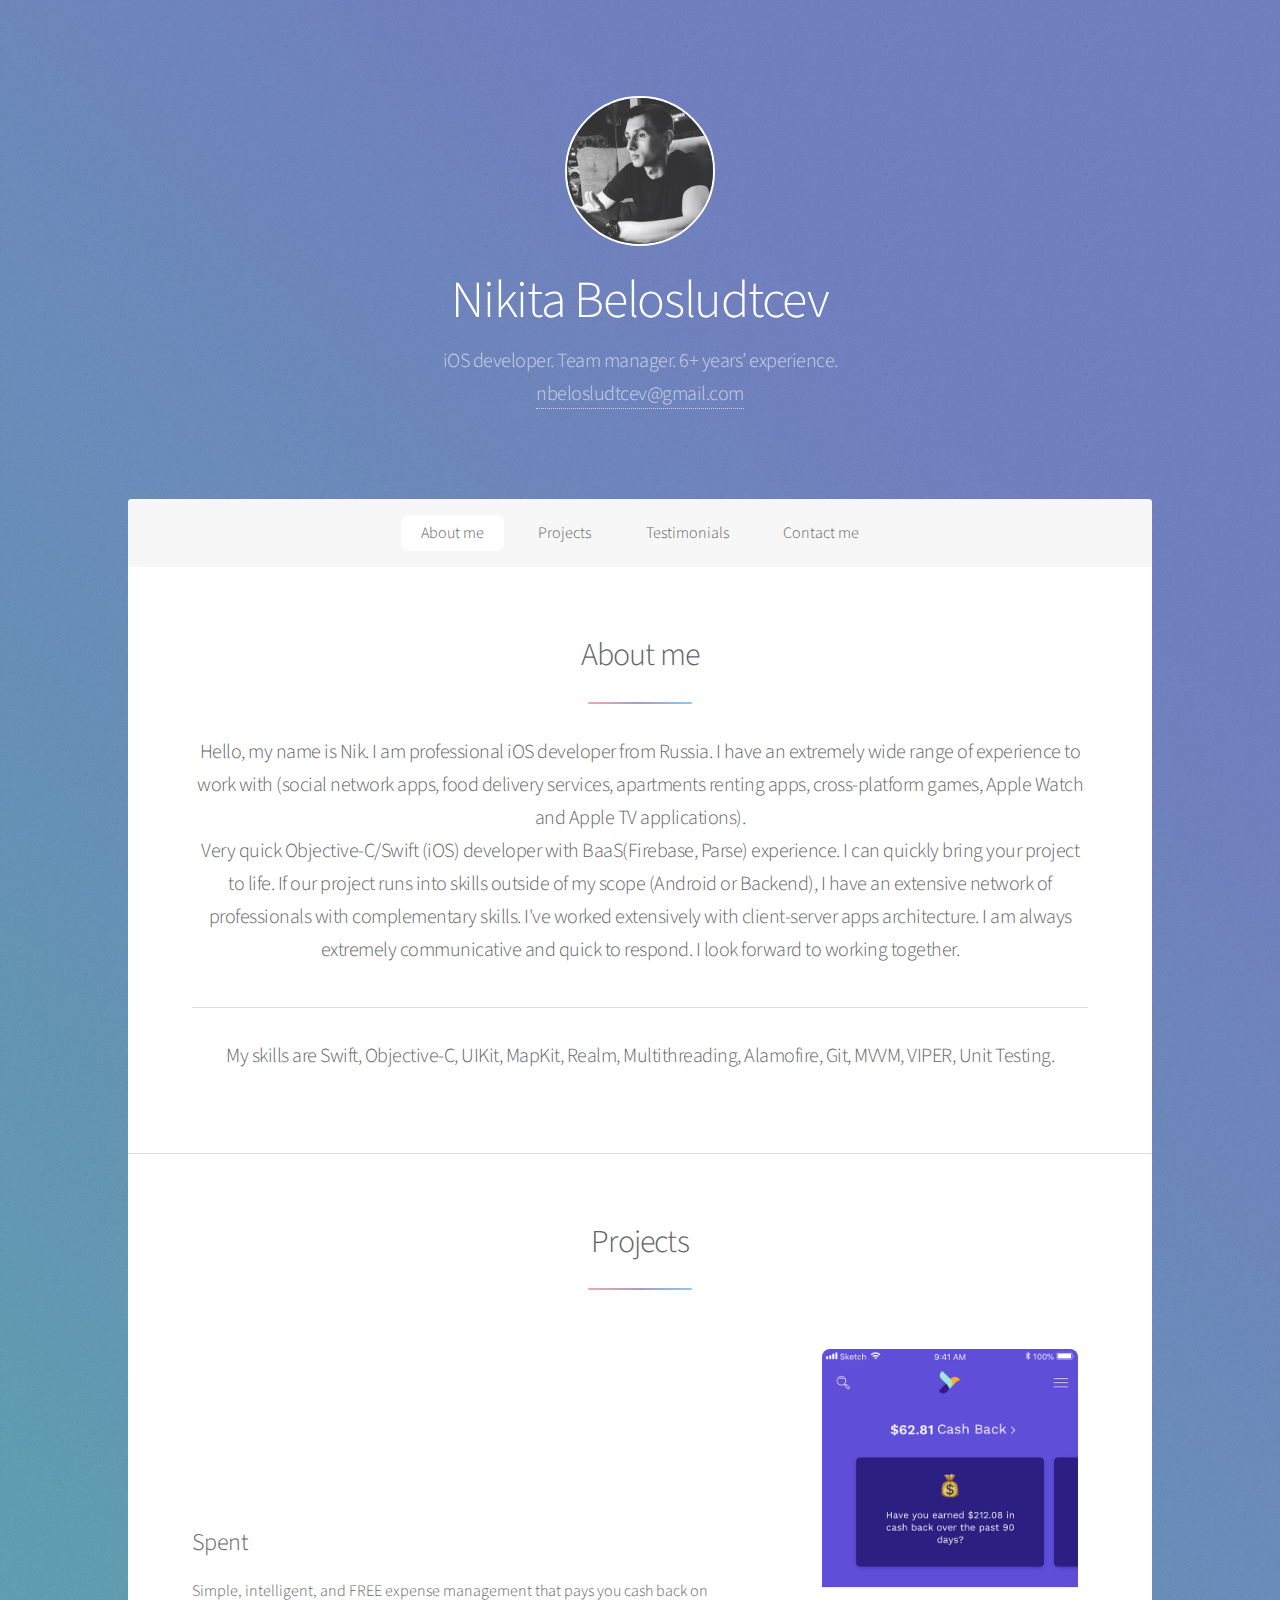
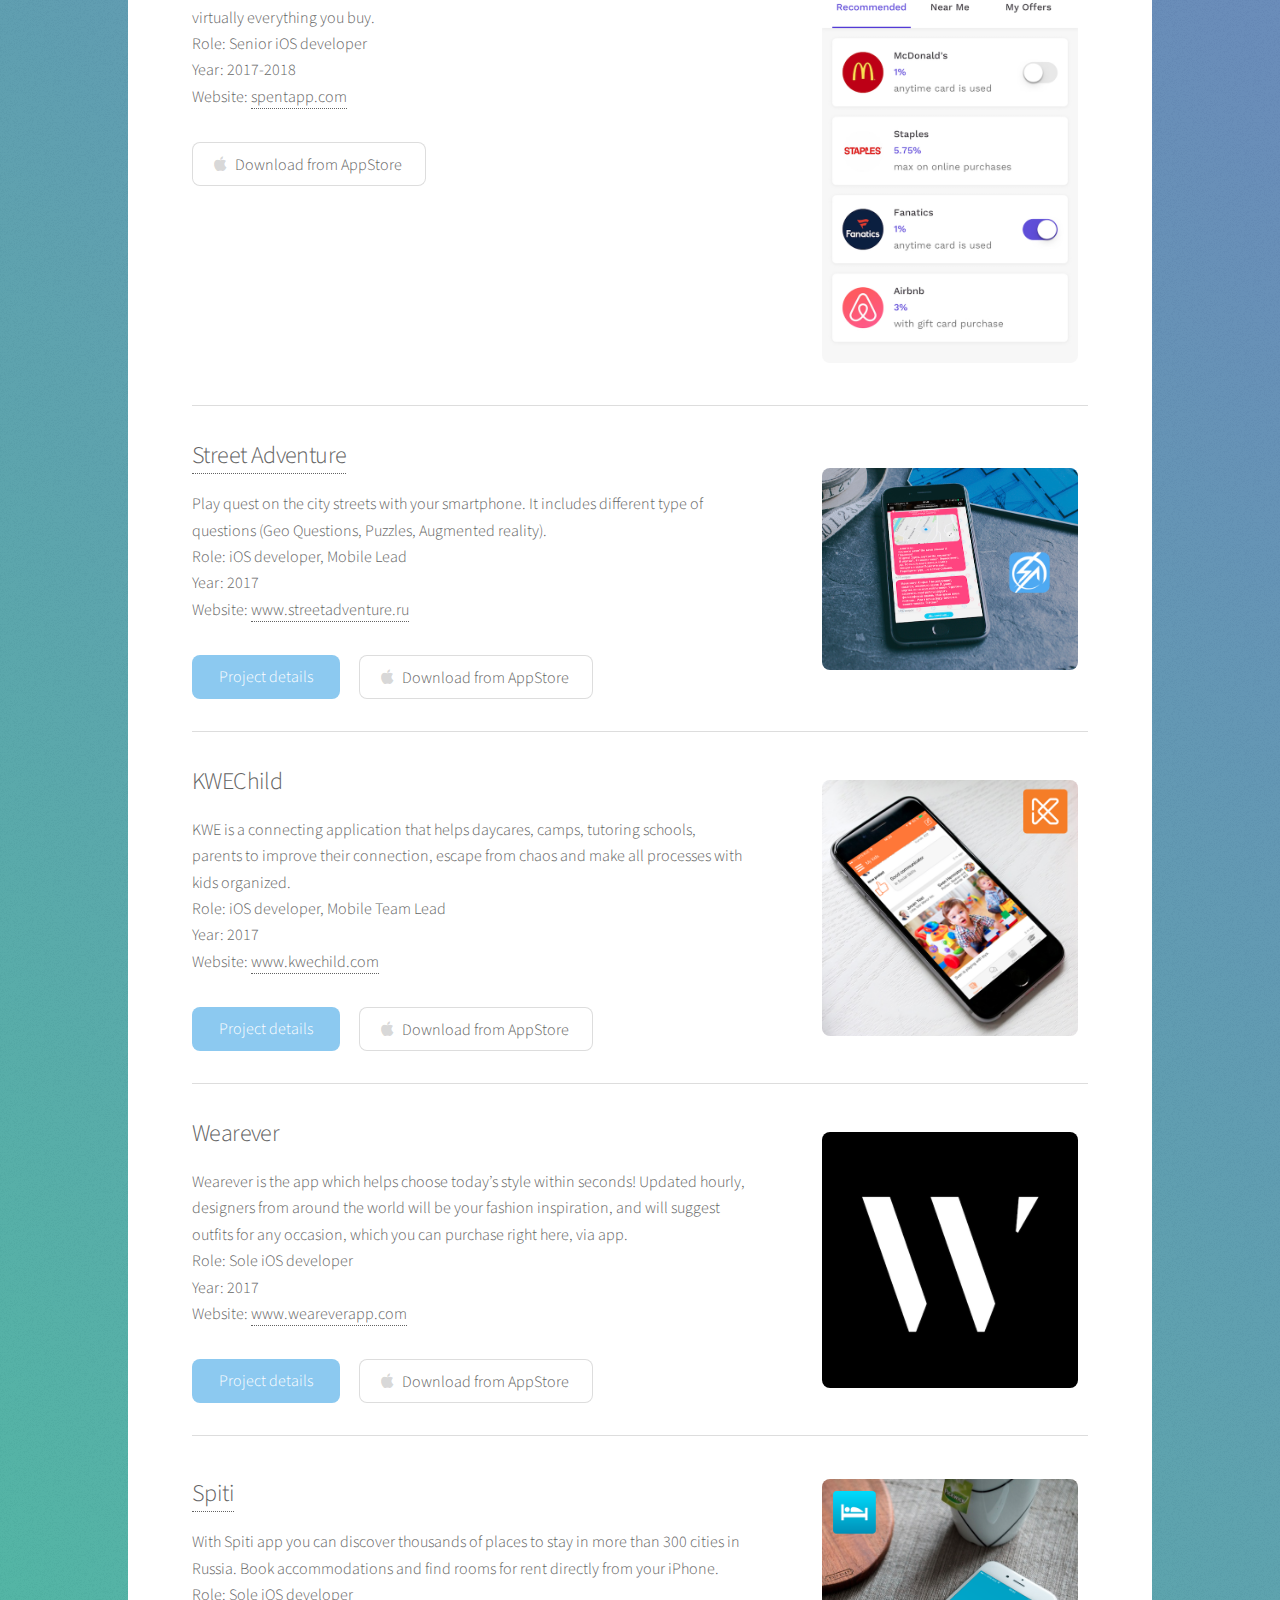
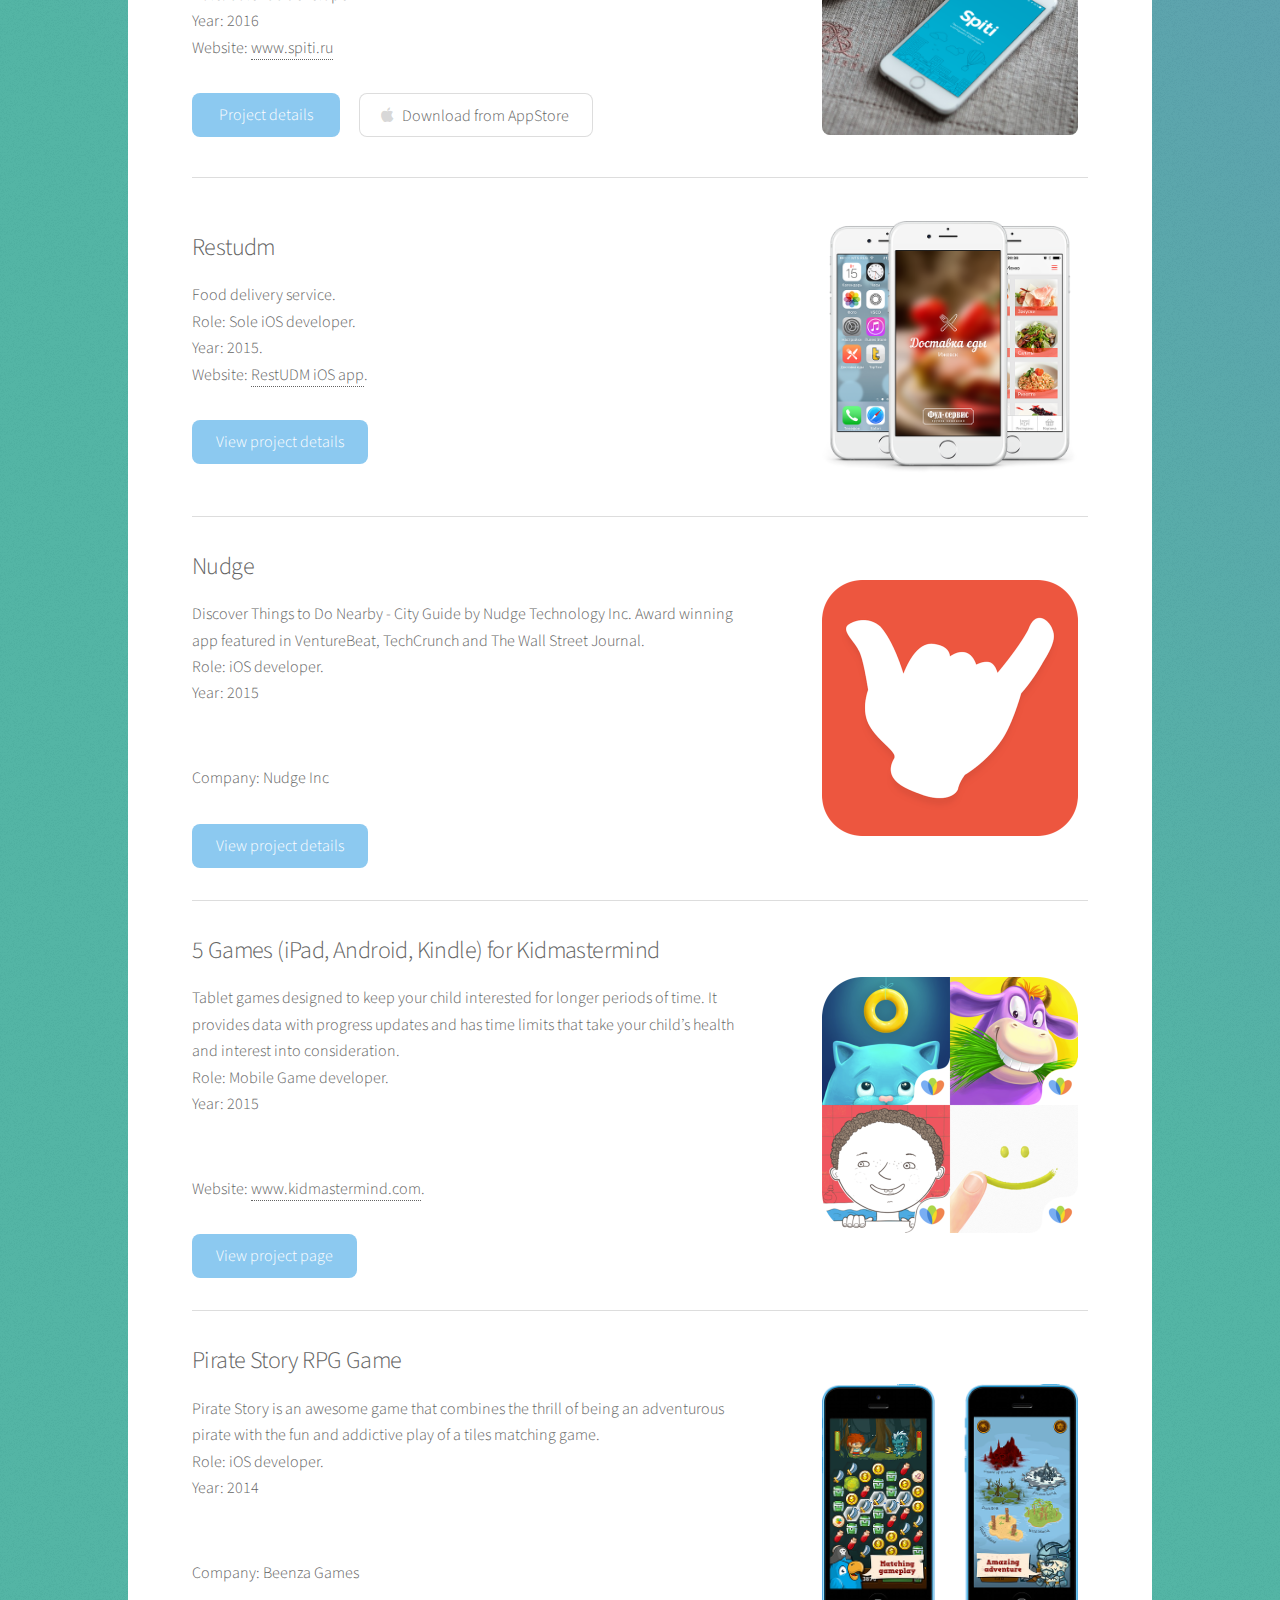
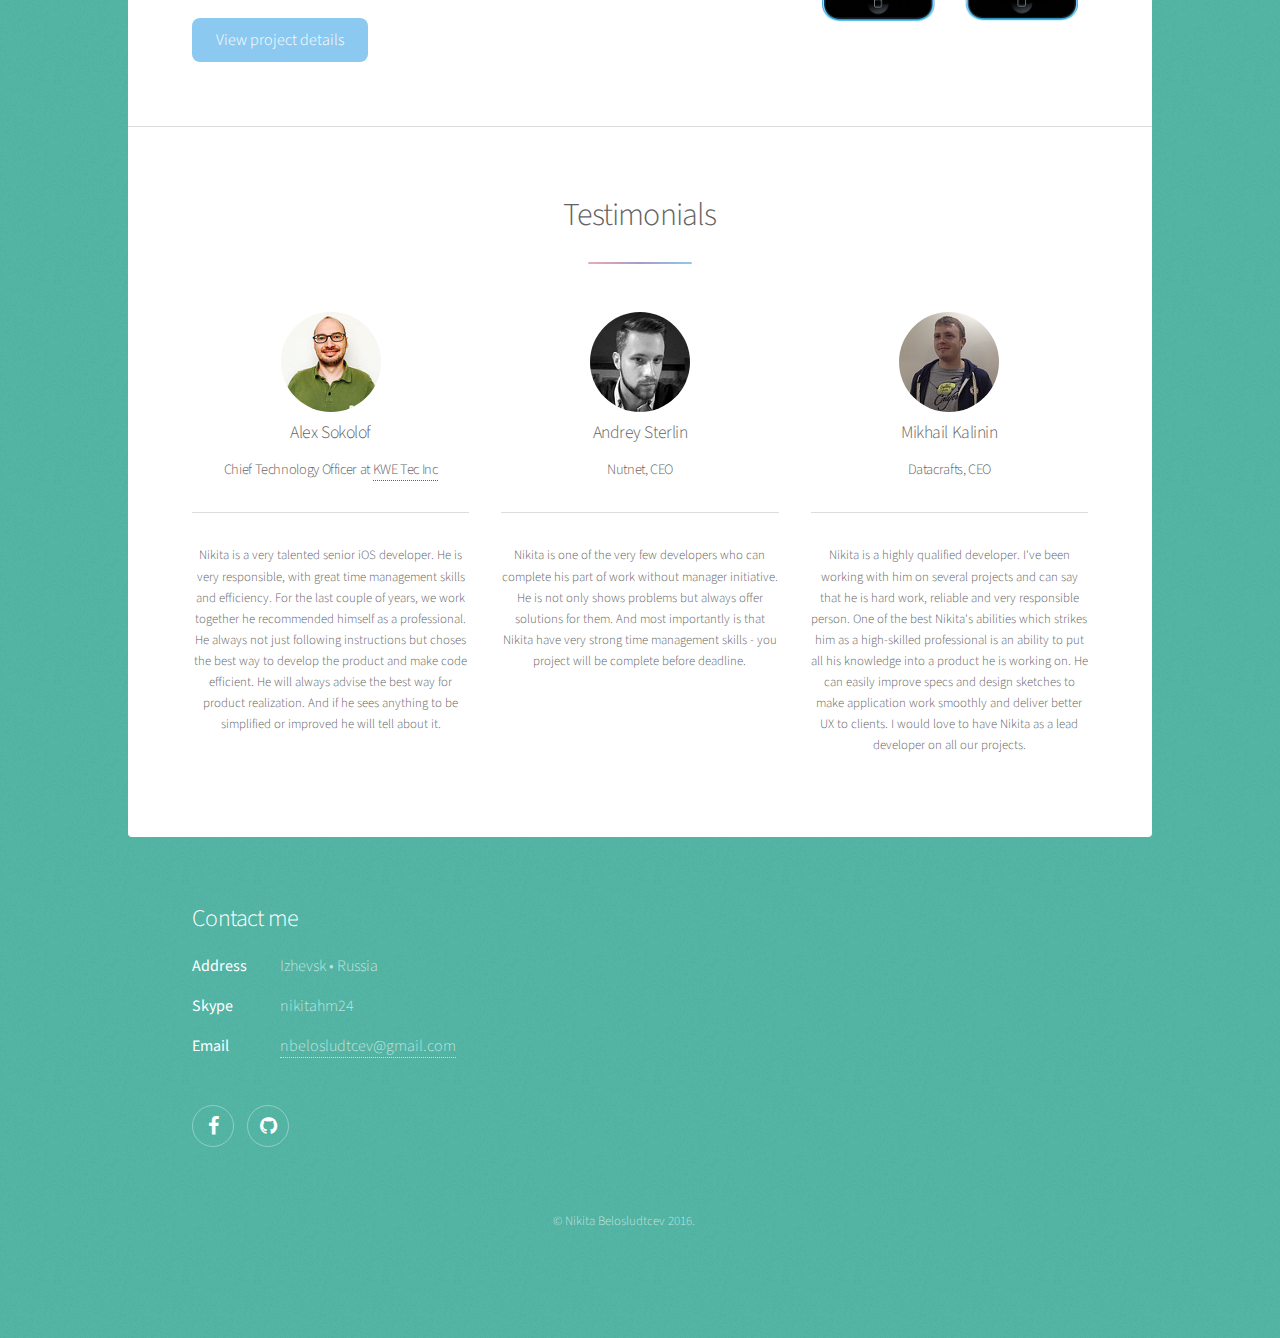
<file: index.html>
<!DOCTYPE HTML>
<html>

<head>
    <link rel="icon" type="image/png" href="http://pereez.bget.ru/favicon.png">
    <title>Nikita Belosludtcev - iOS developer</title>
    <meta charset="utf-8" />
    <meta name="viewport" content="width=device-width, initial-scale=1" />
    <!--[if lte IE 8]><script src="assets/js/ie/html5shiv.js"></script><![endif]-->
    <link rel="stylesheet" href="assets/css/main.css" />
    <!--[if lte IE 9]><link rel="stylesheet" href="assets/css/ie9.css" /><![endif]-->
    <!--[if lte IE 8]><link rel="stylesheet" href="assets/css/ie8.css" /><![endif]-->
    <meta property="og:image" content="https://nikitabelosludtcev.github.io/preview1.png" />
    <meta property="og:title" content="Nikita Belosludtcev - iOS developer" />
    <meta property="og:description" content="I am professtional iOS developer from Russia. I have an extremely wide range of experience to work with (social network apps, food delivery services, apartments renting apps, crossplatform games, Apple Watch and Apple TV appications)." />
</head>

<body class="mainPage">
    <!-- Wrapper -->
    <div id="wrapper">
        <!-- Header -->
        <header id="header" class="alt">
            <span class="logo"><a href="/"><img src="images/avatar1.jpg" alt="" /></a></span>
            <h1>Nikita Belosludtcev</h1>
            <p>iOS developer. Team manager. 6+ years’ experience.
                <br>
                <a href="mailto:nbelosludtcev@gmail.com ">nbelosludtcev@gmail.com</a></p>
        </header>
        <!-- Nav -->
        <nav id="nav">
            <ul>
                <li><a href="#aboutme" class="active">About me</a></li>
                <li><a href="#projects">Projects</a></li>
                <li><a href="#reviews">Testimonials</a></li>
                <li><a href="#footer">Contact me</a></li>
            </ul>
        </nav>
        <!-- Main -->
        <div id="main">
            <!-- About me -->
            <section id="aboutme" class="main special">
                <header class="major">
                    <h2>About me</h2>
                    <!-- <p class="emoji"> 📱 ⌚ 🖥 </p> -->
                    <p>Hello, my name is Nik. I am professional iOS developer from Russia. I have an extremely wide range of experience to work with (social network apps, food delivery services, apartments renting apps, cross-platform games, Apple Watch and Apple TV applications).
                        <br>Very quick Objective-C/Swift (iOS) developer with BaaS(Firebase, Parse) experience. I can quickly bring your project to life. If our project runs into skills outside of my scope (Android or Backend), I have an extensive network of professionals with complementary skills. I've worked extensively with client-server apps architecture. I am always extremely communicative and quick to respond. I look forward to working together.</p>
                    <hr>
                    <p>My skills are Swift, Objective-C, UIKit, MapKit, Realm, Multithreading, Alamofire, Git, MVVM, VIPER, Unit Testing.</p>
                </header>
            </section>

            <!-- Projects -->
            <section id="projects" class="main">
                <header class="major special">
                    <h2>Projects</h2>
                </header>

                <div id="spent" class="spotlight">
                    <div class="content">
                        <h2>Spent</h2>
                        <p>Simple, intelligent, and FREE expense management that pays you cash back on virtually everything you buy.
                            <br>Role: Senior iOS developer
                            <br>Year: 2017-2018
                            <br>Website: <a href="https://spentapp.com/">spentapp.com</a>
                        <ul class="actions">
                            <!-- <li><a href="/spentapp" class="button special">Project details</a></li> -->
                            <li><a href="https://itunes.apple.com/us/app/spent-money-with-cash-back/id1121215098" class="button icon fa-apple">Download from AppStore</a></li>
                        </ul>
                    </div>
                    <span class="image"><img src="/images/spentapplogo.png" alt="" /></span>
                </div>
                <hr>
                <div id="sa" class="spotlight">
                    <div class="content">
                        <h2><a href="/sa">Street Adventure</a></h2>
                        <p>Play quest on the city streets with your smartphone. It includes different type of questions (Geo Questions, Puzzles, Augmented reality).
                            <br>Role: iOS developer, Mobile Lead
                            <br>Year: 2017
                            <br>Website: <a href="http://streetadventure.ru/">www.streetadventure.ru</a>
                        <ul class="actions">
                            <li><a href="/sa" class="button special">Project details</a></li>
                            <li><a href="https://itunes.apple.com/ru/app/street-adventure-%D0%BA%D0%B2%D0%B5%D1%81%D1%82%D1%8B-%D0%BF%D0%BE-%D1%83%D0%BB%D0%B8%D1%86%D0%B0%D0%BC-%D0%BC%D1%83%D0%B7%D0%B5%D1%8F%D0%BC-%D0%BF%D0%B0%D1%80%D0%BA%D0%B0%D0%BC/id1133947391?l=en&mt=8" class="button icon fa-apple">Download from AppStore</a></li>
                        </ul>
                    </div>
                    <span class="image"><a href="/sa"><img src="/images/salogo3.jpg" alt="" /></a></span>
                </div>
                <hr>

                <div id="kwechild" class="spotlight">
                    <div class="content">
                        <h2>KWEChild</h2>
                        <p>KWE is a connecting application that helps daycares, camps, tutoring schools, parents to improve their connection, escape from chaos and make all processes with kids organized.
                            <br>Role: iOS developer, Mobile Team Lead
                            <br>Year: 2017
                            <br>Website: <a href="https://kwechild.com">www.kwechild.com</a></p>
                        <ul class="actions">
                            <li><a href="/kwechild" class="button special">Project details</a></li>
                            <li><a href="https://itunes.apple.com/ca/app/kwechild/id989857621?mt=8" class="button icon fa-apple">Download from AppStore</a></li>
                        </ul>
                    </div>
                    <span class="image"><a href="/kwechild"><img src="/images/kwelogo1.png" alt="" /></a></span>
                </div>
                <hr>
                <div id="wearever" class="spotlight">
                    <div class="content">
                        <h2>Wearever</h2>
                        <p>Wearever is the app which helps choose today’s style within seconds! Updated hourly, designers from around the world will be your fashion inspiration, and will suggest outfits for any occasion, which you can purchase right here, via app.
                            <br>Role: Sole iOS developer
                            <br>Year: 2017
                            <br>Website: <a href="http://weareverapp.com/">www.weareverapp.com</a></p>
                        <ul class="actions">
                            <li><a href="/wearever" class="button special">Project details</a></li>
                            <li><a href="https://itunes.apple.com/en/app/wearever-your-weather-and-style-assistant/id1015278034?mt=8" class="button icon fa-apple">Download from AppStore</a></li>
                        </ul>
                    </div>
                    <span class="image"><a href="/wearever"><img src="/images/weareverlogo2.png" alt="" /></a></span>
                </div>
                <hr>

                <div id="spiti" class="spotlight">
                    <div class="content">
                        <h2><a href="/spiti">Spiti</a></h2>
                        <p>With Spiti app you can discover thousands of places to stay in more than 300 cities in Russia. Book accommodations and find rooms for rent directly from your iPhone.
                            <br>Role: Sole iOS developer
                            <br>Year: 2016
                            <br>Website: <a href="https://www.spiti.ru/">www.spiti.ru</a>
                        <ul class="actions">
                            <li><a href="/spiti" class="button special">Project details</a></li>
                            <li><a href="https://itunes.apple.com/ru/app/spiti-posutocnaa-arenda-kvartir/id1094676088?mt=8" class="button icon fa-apple">Download from AppStore</a></li>
                        </ul>
                    </div>
                    <span class="image"><a href="/spiti"><img src="/images/spitilogo1.png" alt="" /></a></span>
                </div>
                <hr>
                <div id="restudm" class="spotlight">
                    <div class="content">
                        <h2>Restudm</h2>
                        <p>Food delivery service.
                            <br>Role: Sole iOS developer.
                            <br>Year: 2015.
                            <br>Website: <a href="http://nutnet.ru/portfolio/dostavka-edy">RestUDM iOS app</a>.</p>
                        <ul class="actions">
                            <li><a href="/restudm" class="button special">View project details</a></li>
                        </ul>
                    </div>
                    <span class="image"><a href="/restudm"><img src="/images/restudmlogo1.png" alt="" /></a></span>
                </div>
                <hr>
                <div id="nudge" class="spotlight">
                    <div class="content">
                        <h2>Nudge</h2>
                        <p> Discover Things to Do Nearby - City Guide by Nudge Technology Inc. Award winning app featured in VentureBeat, TechCrunch and The Wall Street Journal.
                            <br>Role: iOS developer.
                            <br>Year: 2015</p>
                            <br>Company: Nudge Inc</p>
                        <ul class="actions">
                            <li><a href="nudge" class="button special">View project details</a></li>
                        </ul>
                    </div>
                    <span class="image"><a href="/nudge"><img src="/images/nudgelogo1.png" alt="" /></a></span>
                </div>
                 <hr>
                <div id="kidmastermind" class="spotlight">
                    <div class="content">
                        <h2>5 Games (iPad, Android, Kindle) for Kidmastermind</h2>
                        <p> Tablet games designed to keep your child interested for longer periods of time. It provides data with progress updates and has time limits that take your child’s health and interest into consideration.
                            <br>Role: Mobile Game developer.
                            <br>Year: 2015</p>
                            <br>Website: <a href="http://kidmastermind.com">www.kidmastermind.com</a>.</p>
                        <ul class="actions">
                            <li><a href="http://kidmastermind.com/tools-for-toddler/" class="button special">View project page</a></li>
                        </ul>
                    </div>
                    <span class="image"><a href="http://kidmastermind.com/tools-for-toddler/"><img src="/images/kidmastermindlogo1.png" alt="" /></a></span>
                </div>
                <hr>
                <div id="pirate-story" class="spotlight">
                    <div class="content">
                        <h2>Pirate Story RPG Game</h2>
                        <p> Pirate Story is an awesome game that combines the thrill of being an adventurous pirate with the fun and addictive play of a tiles matching game.
                            <br>Role: iOS developer.
                            <br>Year: 2014</p>
                            <br>Company: Beenza Games</p>
                        <ul class="actions">
                            <li><a href="/pirate-story" class="button special">View project details</a></li>
                        </ul>
                    </div>
                    <span class="image"><a href="/pirate-story"><img src="/images/piratelogo1.png" alt="" /></a></span>
                </div>
            </section>
            <section id="reviews" class="main special">
                <header class="major">
                    <h2>Testimonials</h2>
                </header>
                <ul class="features">
                    <li>
                        <span class="image testimonial"><img src="/images/avatar_alex.jpg" alt="" /></span>
                        <h4>Alex Sokolof</h4>
                        <h5>Chief Technology Officer at <a href="http://kwechild.com">KWE Tec Inc</a></h5>
                        <hr>
                        <p class="testimonials ">Nikita is a very talented senior iOS developer. He is very responsible, with great time management skills and efficiency. For the last couple of years, we work together he recommended himself as a professional. He always not just following instructions but choses the best way to develop the product and make code efficient. He will always advise the best way for product realization. And if he sees anything to be simplified or improved he will tell about it.
                        </p>
                    </li>
                    <li>
                        <span class="image testimonial "><img src="/images/avatar_andrey.jpg " alt=" " /></span>
                        <h4>Andrey Sterlin</h4>
                        <h5>Nutnet, CEO</h5>
                        <hr>
                        <p class="testimonials ">Nikita is one of the very few developers who can complete his part of work without manager initiative. He is not only shows problems but always offer solutions for them. And most importantly is that Nikita have very strong time management skills - you project will be complete before deadline.
                        </p>
                    </li>
                    <li>
                        <span class="image testimonial "><img src="/images/avatar_mikh.jpg " alt=" " /></span>
                        <h4>Mikhail Kalinin</h4>
                        <h5>Datacrafts, CEO</h5>
                        <hr>
                        <p class="testimonials ">Nikita is a highly qualified developer. I've been working with him on several projects and can say that he is hard work, reliable and very responsible person. One of the best Nikita's abilities which strikes him as a high-skilled professional is an ability to put all his knowledge into a product he is working on. He can easily improve specs and design sketches to make application work smoothly and deliver better UX to clients. I would love to have Nikita as a lead developer on all our projects.
                        </p>
                    </li>
                </ul>
            </section>
        </div>
        <!-- Footer -->
        <footer id="footer">
            <section>
                <h2>Contact me</h2>
                <dl class="alt">
                    <dt>Address</dt>
                    <dd>Izhevsk &bull; Russia</dd>
                    <dt>Skype</dt>
                    <dd>nikitahm24</dd>
                    <dt>Email</dt>
                    <dd><a href="mailto:nbelosludtcev@gmail.com ">nbelosludtcev@gmail.com</a></dd>
                </dl>
                <ul class="icons">
                    <li><a href="https://www.facebook.com/nikita.belosludtcev " class="icon fa-facebook alt "><span class="label ">Facebook</span></a></li>
                    <li><a href="https://github.com/nikitabelosludtcev " class="icon fa-github alt "><span class="label ">GitHub</span></a></li>
                </ul>
            </section>
            <p class="copyright ">&copy; Nikita Belosludtcev 2016.</p>
        </footer>
    </div>
    <!-- Scripts -->
    <script src="assets/js/jquery.min.js "></script>
    <script src="assets/js/jquery.scrollex.min.js "></script>
    <script src="assets/js/jquery.scrolly.min.js "></script>
    <script src="assets/js/skel.min.js "></script>
    <script src="assets/js/util.js "></script>
    <!--[if lte IE 8]><script src="assets/js/ie/respond.min.js "></script><![endif]-->
    <script src="assets/js/main.js "></script>
</body>

</html>
</file>
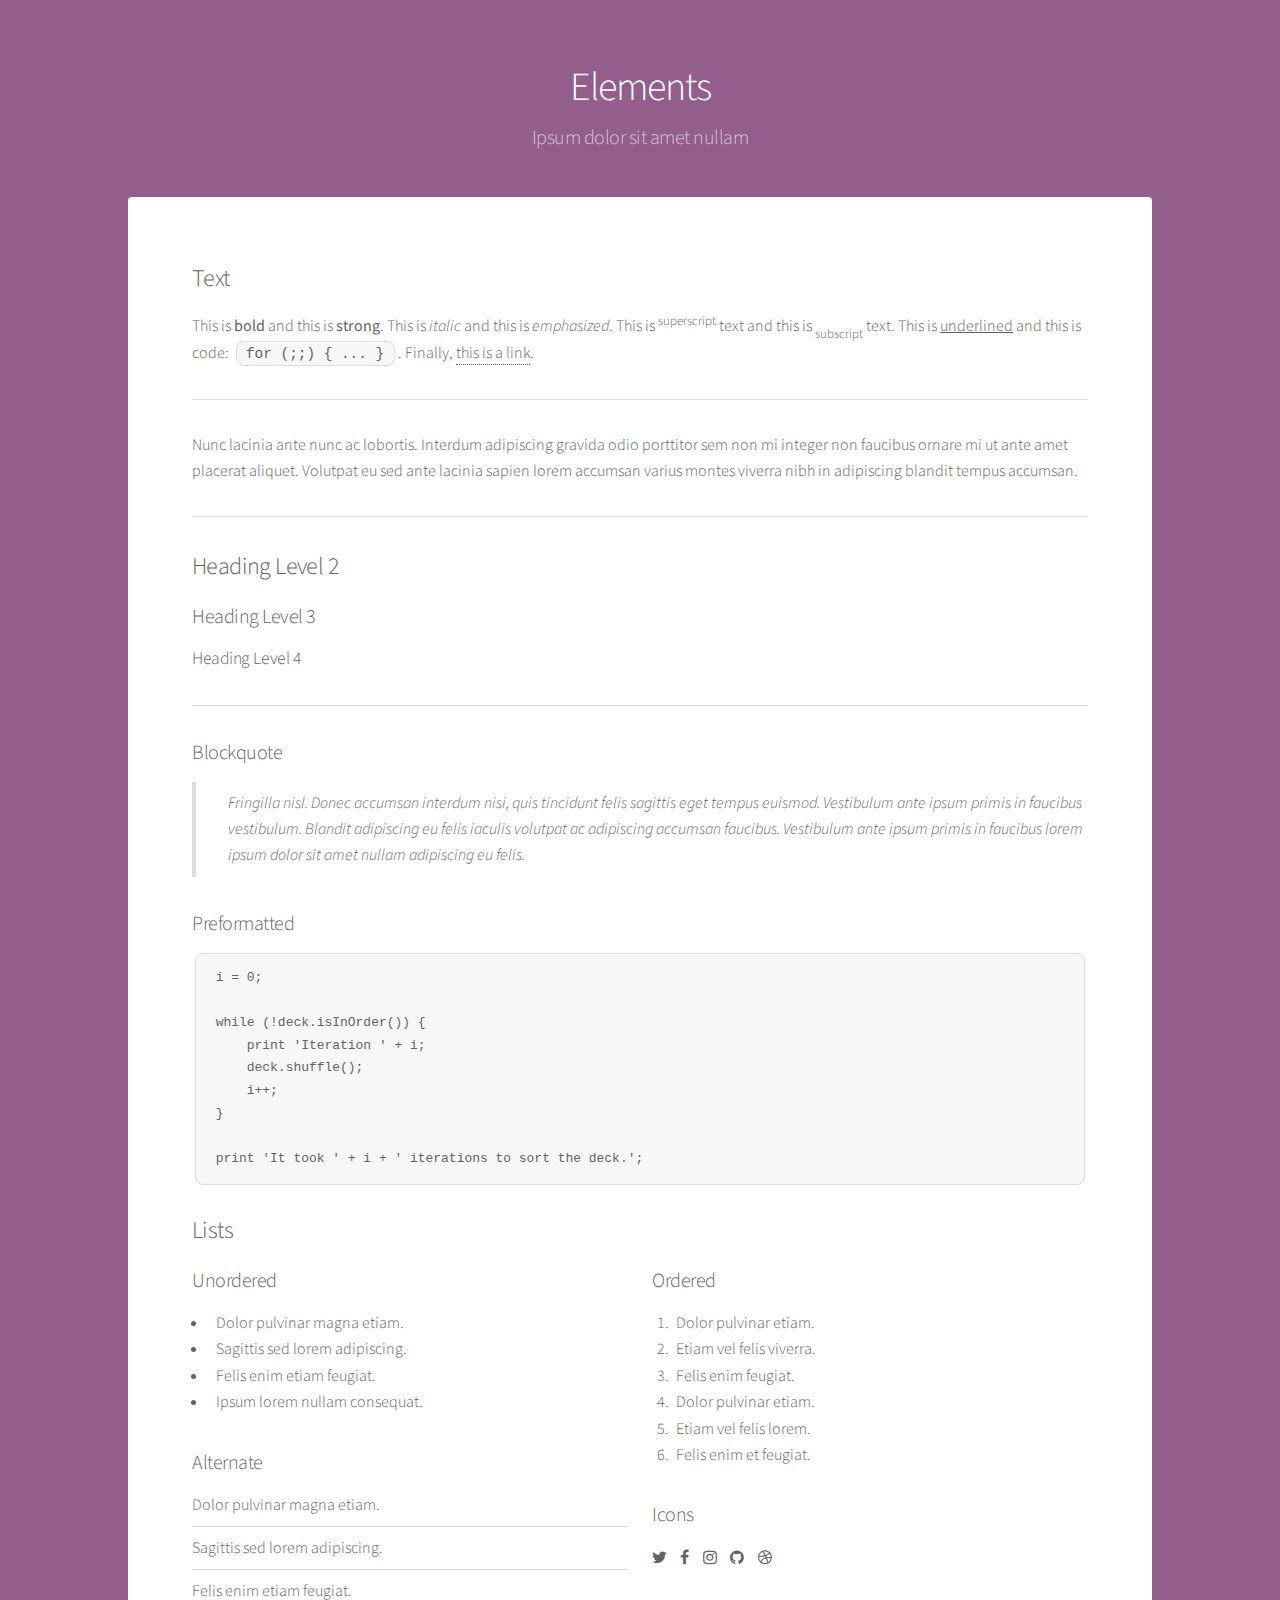
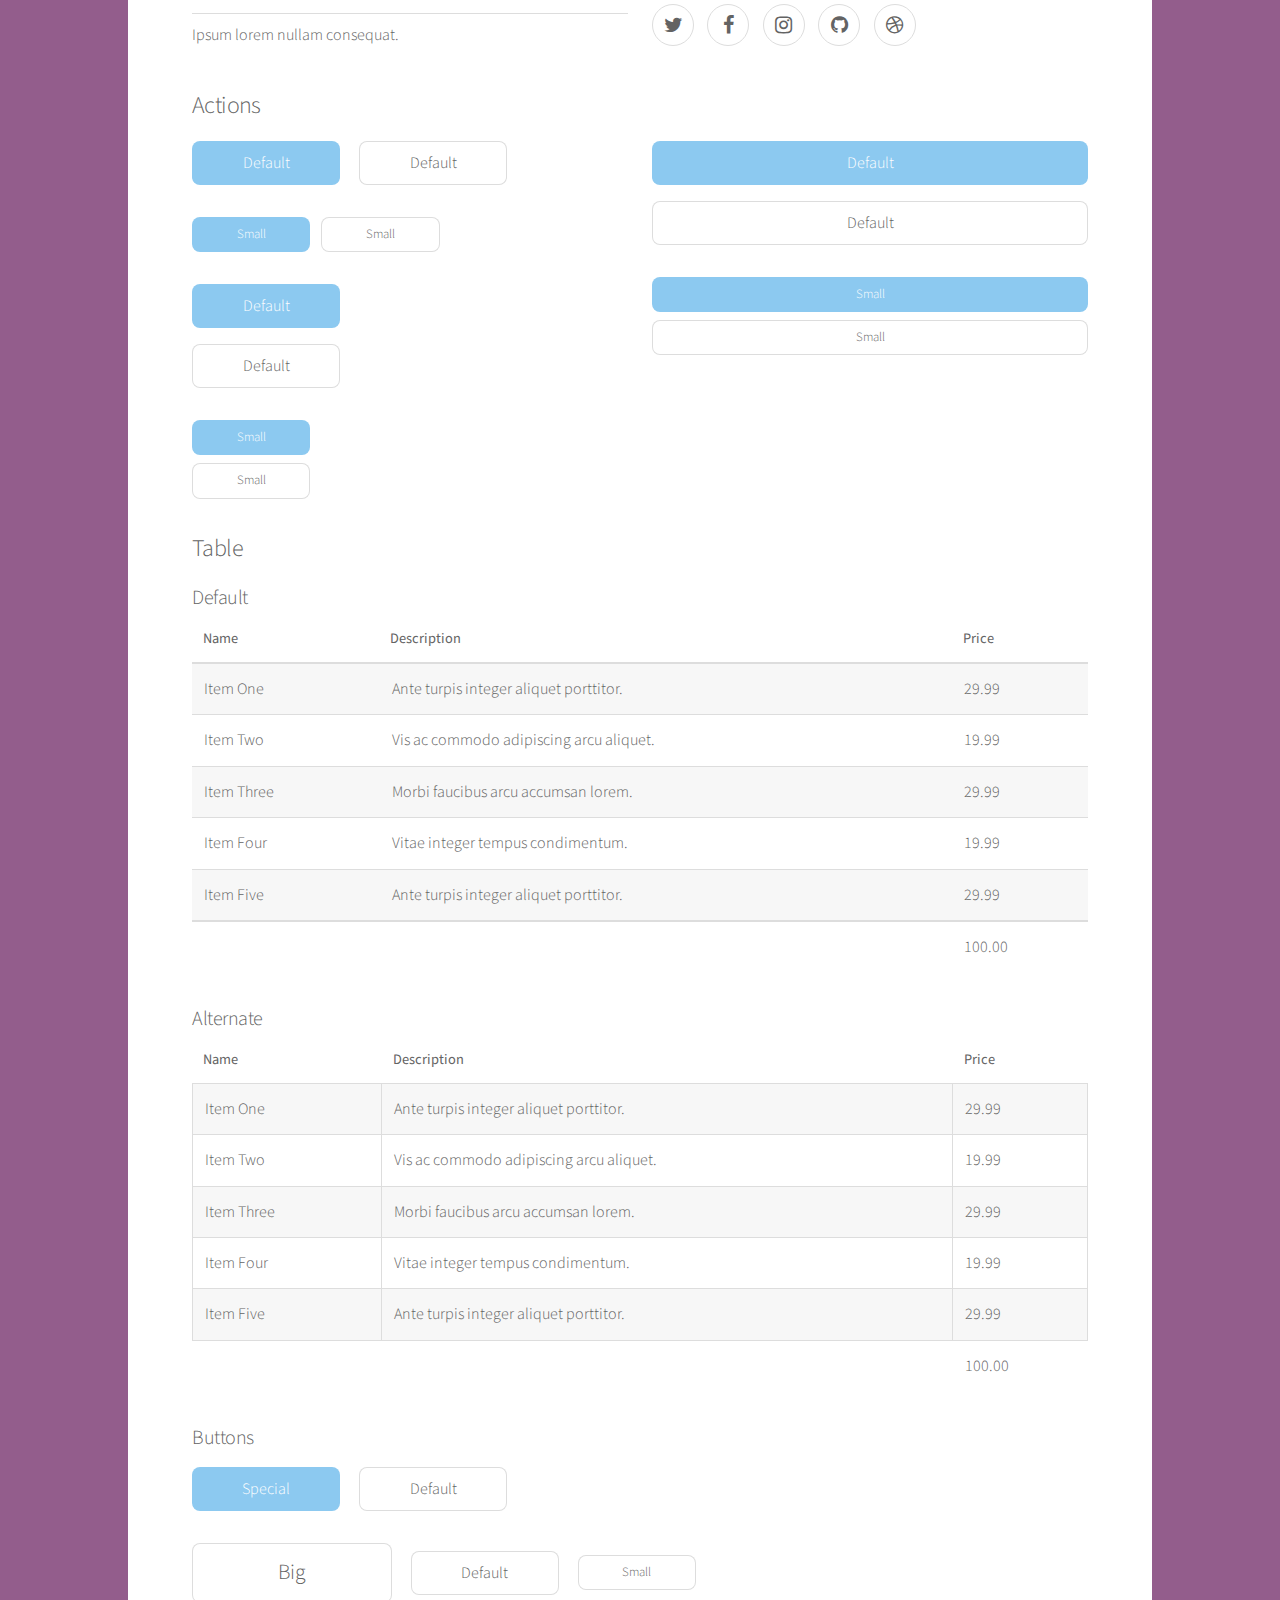
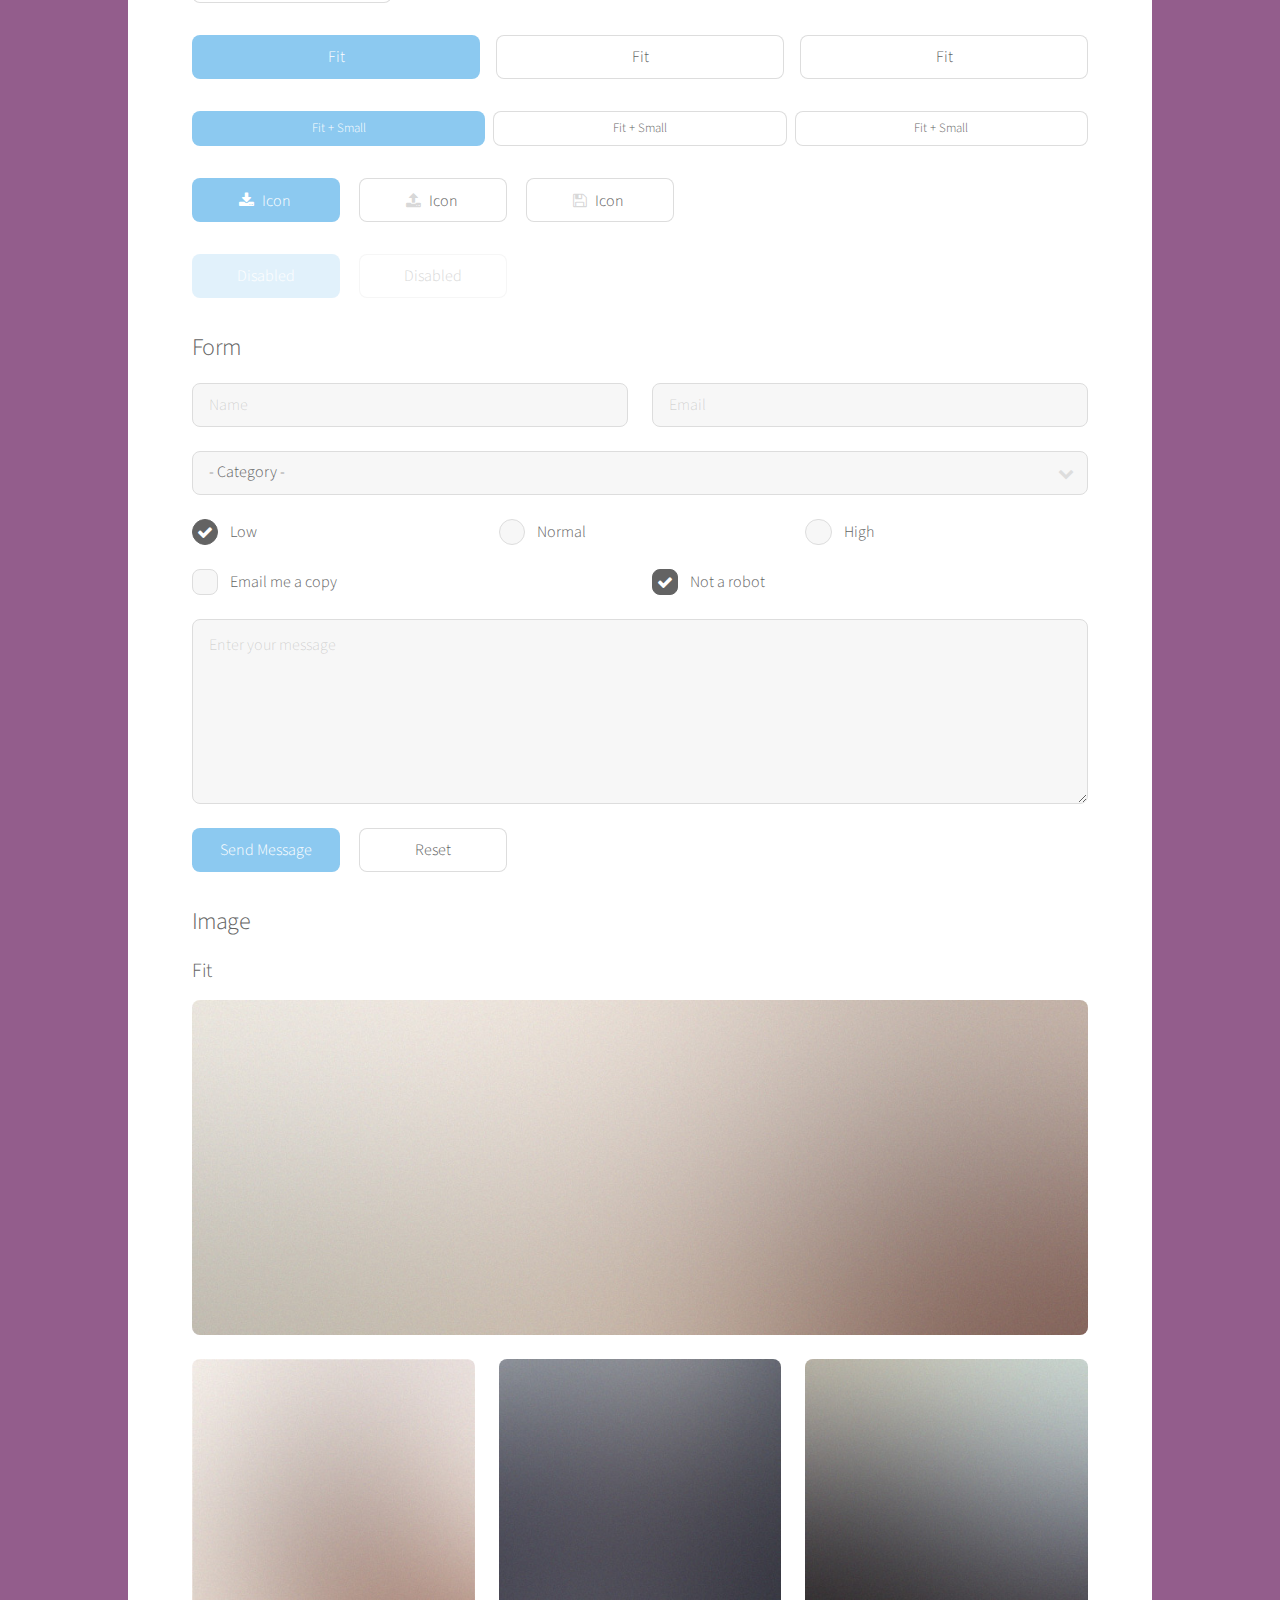
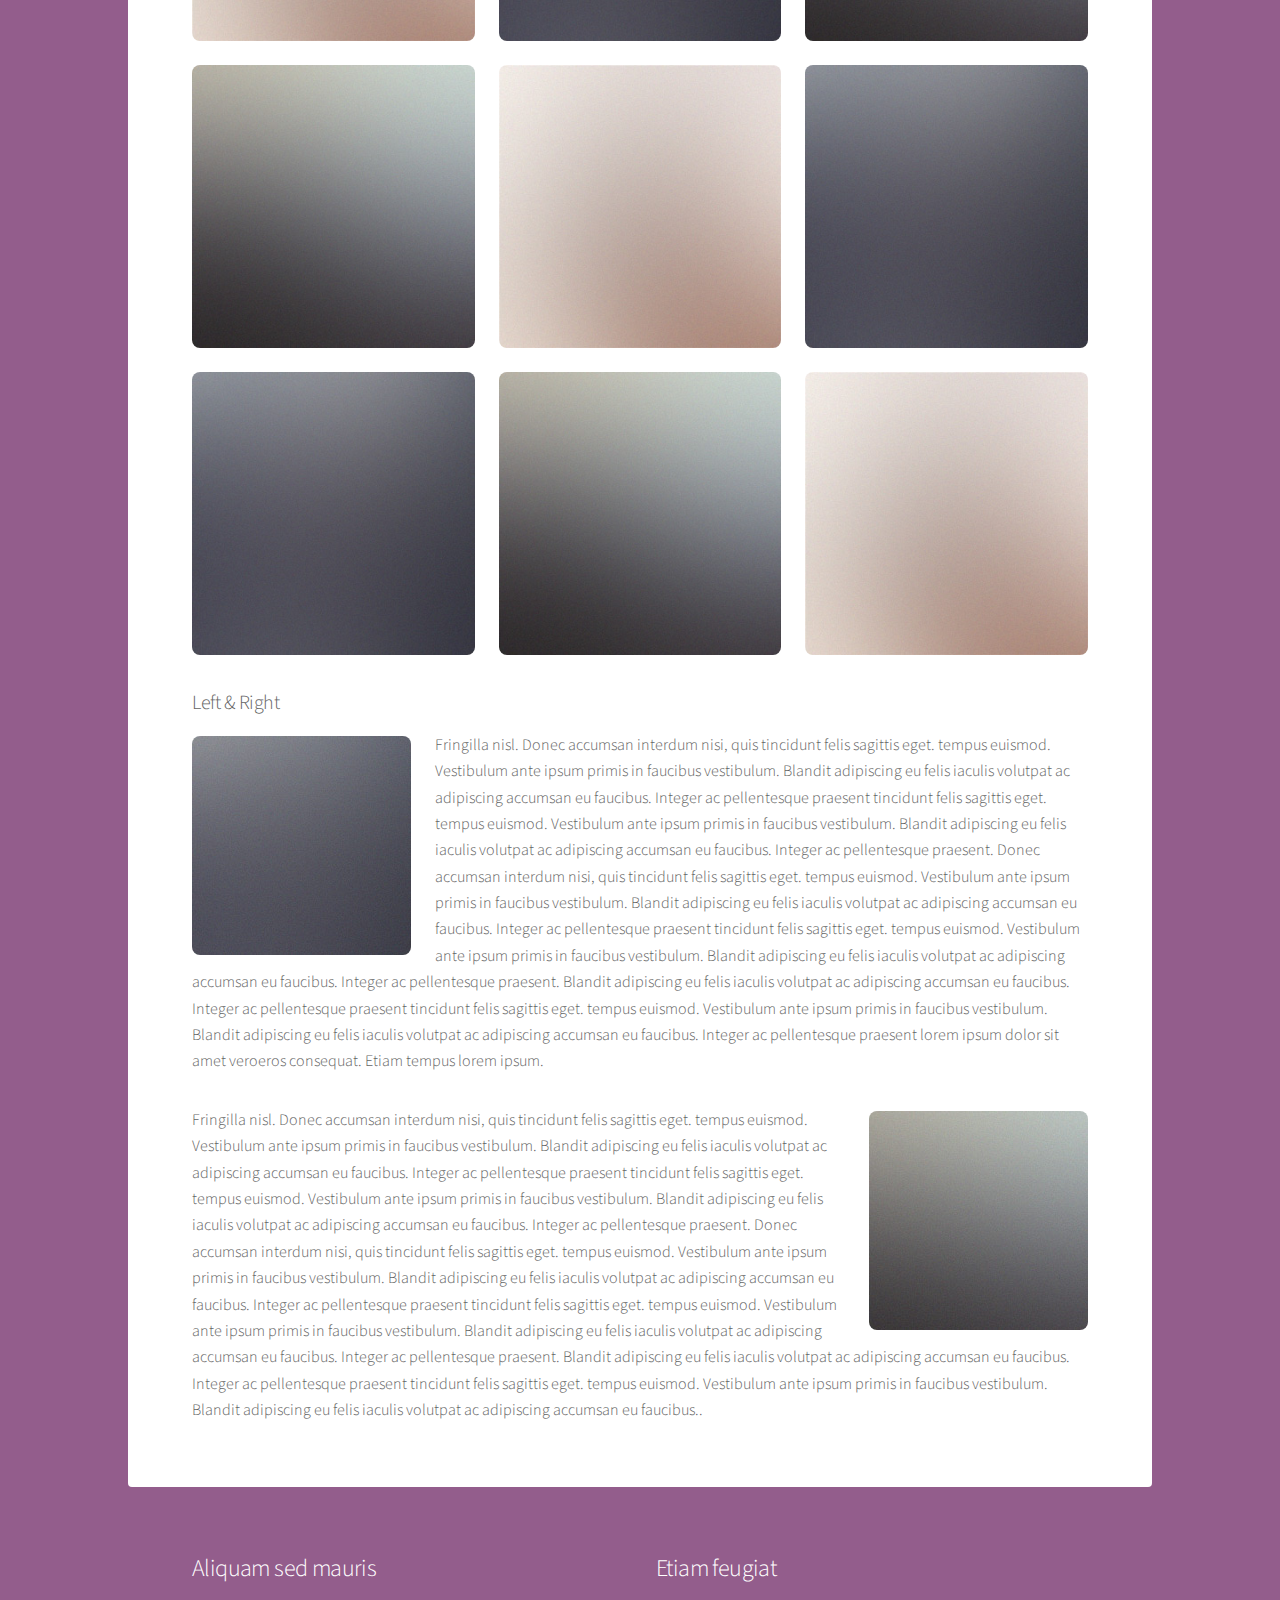
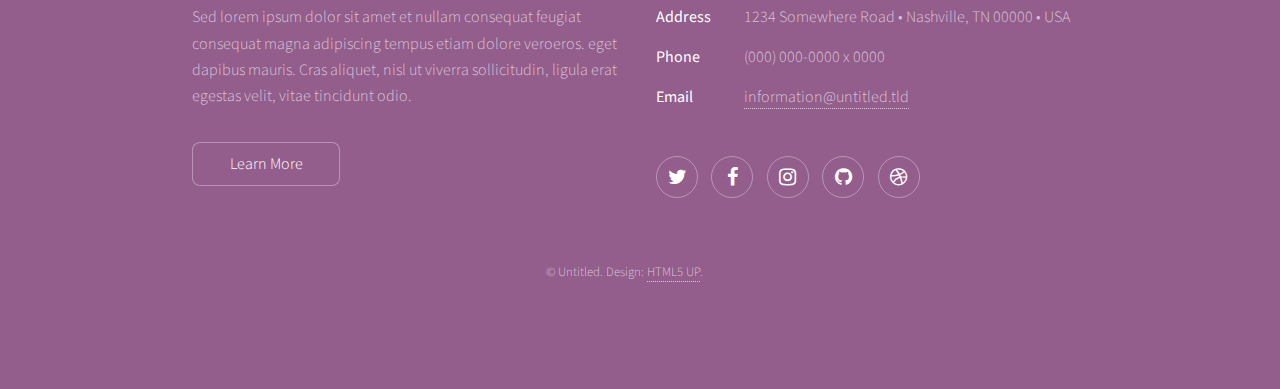
<file: elements.html>
<!DOCTYPE HTML>
<!--
	Stellar by HTML5 UP
	html5up.net | @ajlkn
	Free for personal and commercial use under the CCA 3.0 license (html5up.net/license)
-->
<html>
	<head>
		<title>Elements - Stellar by HTML5 UP</title>
		<meta charset="utf-8" />
		<meta name="viewport" content="width=device-width, initial-scale=1" />
		<!--[if lte IE 8]><script src="assets/js/ie/html5shiv.js"></script><![endif]-->
		<link rel="stylesheet" href="/assets/css/main.css" />
		<!--[if lte IE 9]><link rel="stylesheet" href="assets/css/ie9.css" /><![endif]-->
		<!--[if lte IE 8]><link rel="stylesheet" href="assets/css/ie8.css" /><![endif]-->
	</head>
	<body>

		<!-- Wrapper -->
			<div id="wrapper">

				<!-- Header -->
					<header id="header">
						<h1>Elements</h1>
						<p>Ipsum dolor sit amet nullam</p>
					</header>

				<!-- Main -->
					<div id="main">

						<!-- Content -->
							<section id="content" class="main">

								<!-- Text -->
									<section>
										<h2>Text</h2>
										<p>This is <b>bold</b> and this is <strong>strong</strong>. This is <i>italic</i> and this is <em>emphasized</em>.
										This is <sup>superscript</sup> text and this is <sub>subscript</sub> text.
										This is <u>underlined</u> and this is code: <code>for (;;) { ... }</code>. Finally, <a href="#">this is a link</a>.</p>
										<hr />
										<p>Nunc lacinia ante nunc ac lobortis. Interdum adipiscing gravida odio porttitor sem non mi integer non faucibus ornare mi ut ante amet placerat aliquet. Volutpat eu sed ante lacinia sapien lorem accumsan varius montes viverra nibh in adipiscing blandit tempus accumsan.</p>
										<hr />
										<h2>Heading Level 2</h2>
										<h3>Heading Level 3</h3>
										<h4>Heading Level 4</h4>
										<hr />
										<h3>Blockquote</h3>
										<blockquote>Fringilla nisl. Donec accumsan interdum nisi, quis tincidunt felis sagittis eget tempus euismod. Vestibulum ante ipsum primis in faucibus vestibulum. Blandit adipiscing eu felis iaculis volutpat ac adipiscing accumsan faucibus. Vestibulum ante ipsum primis in faucibus lorem ipsum dolor sit amet nullam adipiscing eu felis.</blockquote>
										<h3>Preformatted</h3>
										<pre><code>i = 0;

while (!deck.isInOrder()) {
    print 'Iteration ' + i;
    deck.shuffle();
    i++;
}

print 'It took ' + i + ' iterations to sort the deck.';</code></pre>
									</section>

								<!-- Lists -->
									<section>
										<h2>Lists</h2>
										<div class="row">
											<div class="6u 12u$(medium)">
												<h3>Unordered</h3>
												<ul>
													<li>Dolor pulvinar magna etiam.</li>
													<li>Sagittis sed lorem adipiscing.</li>
													<li>Felis enim etiam feugiat.</li>
													<li>Ipsum lorem nullam consequat.</li>
												</ul>
												<h3>Alternate</h3>
												<ul class="alt">
													<li>Dolor pulvinar magna etiam.</li>
													<li>Sagittis sed lorem adipiscing.</li>
													<li>Felis enim etiam feugiat.</li>
													<li>Ipsum lorem nullam consequat.</li>
												</ul>
											</div>
											<div class="6u$ 12u$(medium)">
												<h3>Ordered</h3>
												<ol>
													<li>Dolor pulvinar etiam.</li>
													<li>Etiam vel felis viverra.</li>
													<li>Felis enim feugiat.</li>
													<li>Dolor pulvinar etiam.</li>
													<li>Etiam vel felis lorem.</li>
													<li>Felis enim et feugiat.</li>
												</ol>
												<h3>Icons</h3>
												<ul class="icons">
													<li><a href="#" class="icon fa-twitter"><span class="label">Twitter</span></a></li>
													<li><a href="#" class="icon fa-facebook"><span class="label">Facebook</span></a></li>
													<li><a href="#" class="icon fa-instagram"><span class="label">Instagram</span></a></li>
													<li><a href="#" class="icon fa-github"><span class="label">GitHub</span></a></li>
													<li><a href="#" class="icon fa-dribbble"><span class="label">Dribbble</span></a></li>
												</ul>
												<ul class="icons">
													<li><a href="#" class="icon alt fa-twitter"><span class="label">Twitter</span></a></li>
													<li><a href="#" class="icon alt fa-facebook"><span class="label">Facebook</span></a></li>
													<li><a href="#" class="icon alt fa-instagram"><span class="label">Instagram</span></a></li>
													<li><a href="#" class="icon alt fa-github"><span class="label">GitHub</span></a></li>
													<li><a href="#" class="icon alt fa-dribbble"><span class="label">Dribbble</span></a></li>
												</ul>
											</div>
										</div>
										<h2>Actions</h2>
										<div class="row">
											<div class="6u 12u$(medium)">
												<ul class="actions">
													<li><a href="#" class="button special">Default</a></li>
													<li><a href="#" class="button">Default</a></li>
												</ul>
												<ul class="actions small">
													<li><a href="#" class="button special small">Small</a></li>
													<li><a href="#" class="button small">Small</a></li>
												</ul>
												<ul class="actions vertical">
													<li><a href="#" class="button special">Default</a></li>
													<li><a href="#" class="button">Default</a></li>
												</ul>
												<ul class="actions vertical small">
													<li><a href="#" class="button special small">Small</a></li>
													<li><a href="#" class="button small">Small</a></li>
												</ul>
											</div>
											<div class="6u 12u$(medium)">
												<ul class="actions vertical">
													<li><a href="#" class="button special fit">Default</a></li>
													<li><a href="#" class="button fit">Default</a></li>
												</ul>
												<ul class="actions vertical small">
													<li><a href="#" class="button special small fit">Small</a></li>
													<li><a href="#" class="button small fit">Small</a></li>
												</ul>
											</div>
										</div>
									</section>

								<!-- Table -->
									<section>
										<h2>Table</h2>
										<h3>Default</h3>
										<div class="table-wrapper">
											<table>
												<thead>
													<tr>
														<th>Name</th>
														<th>Description</th>
														<th>Price</th>
													</tr>
												</thead>
												<tbody>
													<tr>
														<td>Item One</td>
														<td>Ante turpis integer aliquet porttitor.</td>
														<td>29.99</td>
													</tr>
													<tr>
														<td>Item Two</td>
														<td>Vis ac commodo adipiscing arcu aliquet.</td>
														<td>19.99</td>
													</tr>
													<tr>
														<td>Item Three</td>
														<td> Morbi faucibus arcu accumsan lorem.</td>
														<td>29.99</td>
													</tr>
													<tr>
														<td>Item Four</td>
														<td>Vitae integer tempus condimentum.</td>
														<td>19.99</td>
													</tr>
													<tr>
														<td>Item Five</td>
														<td>Ante turpis integer aliquet porttitor.</td>
														<td>29.99</td>
													</tr>
												</tbody>
												<tfoot>
													<tr>
														<td colspan="2"></td>
														<td>100.00</td>
													</tr>
												</tfoot>
											</table>
										</div>

										<h3>Alternate</h3>
										<div class="table-wrapper">
											<table class="alt">
												<thead>
													<tr>
														<th>Name</th>
														<th>Description</th>
														<th>Price</th>
													</tr>
												</thead>
												<tbody>
													<tr>
														<td>Item One</td>
														<td>Ante turpis integer aliquet porttitor.</td>
														<td>29.99</td>
													</tr>
													<tr>
														<td>Item Two</td>
														<td>Vis ac commodo adipiscing arcu aliquet.</td>
														<td>19.99</td>
													</tr>
													<tr>
														<td>Item Three</td>
														<td> Morbi faucibus arcu accumsan lorem.</td>
														<td>29.99</td>
													</tr>
													<tr>
														<td>Item Four</td>
														<td>Vitae integer tempus condimentum.</td>
														<td>19.99</td>
													</tr>
													<tr>
														<td>Item Five</td>
														<td>Ante turpis integer aliquet porttitor.</td>
														<td>29.99</td>
													</tr>
												</tbody>
												<tfoot>
													<tr>
														<td colspan="2"></td>
														<td>100.00</td>
													</tr>
												</tfoot>
											</table>
										</div>
									</section>

								<!-- Buttons -->
									<section>
										<h3>Buttons</h3>
										<ul class="actions">
											<li><a href="#" class="button special">Special</a></li>
											<li><a href="#" class="button">Default</a></li>
										</ul>
										<ul class="actions">
											<li><a href="#" class="button big">Big</a></li>
											<li><a href="#" class="button">Default</a></li>
											<li><a href="#" class="button small">Small</a></li>
										</ul>
										<ul class="actions fit">
											<li><a href="#" class="button special fit">Fit</a></li>
											<li><a href="#" class="button fit">Fit</a></li>
											<li><a href="#" class="button fit">Fit</a></li>
										</ul>
										<ul class="actions fit small">
											<li><a href="#" class="button special fit small">Fit + Small</a></li>
											<li><a href="#" class="button fit small">Fit + Small</a></li>
											<li><a href="#" class="button fit small">Fit + Small</a></li>
										</ul>
										<ul class="actions">
											<li><a href="#" class="button special icon fa-download">Icon</a></li>
											<li><a href="#" class="button icon fa-upload">Icon</a></li>
											<li><a href="#" class="button icon fa-save">Icon</a></li>
										</ul>
										<ul class="actions">
											<li><span class="button special disabled">Disabled</span></li>
											<li><span class="button disabled">Disabled</span></li>
										</ul>
									</section>

								<!-- Form -->
									<section>
										<h2>Form</h2>
										<form method="post" action="#">
											<div class="row uniform">
												<div class="6u 12u$(xsmall)">
													<input type="text" name="demo-name" id="demo-name" value="" placeholder="Name" />
												</div>
												<div class="6u$ 12u$(xsmall)">
													<input type="email" name="demo-email" id="demo-email" value="" placeholder="Email" />
												</div>
												<div class="12u$">
													<div class="select-wrapper">
														<select name="demo-category" id="demo-category">
															<option value="">- Category -</option>
															<option value="1">Manufacturing</option>
															<option value="1">Shipping</option>
															<option value="1">Administration</option>
															<option value="1">Human Resources</option>
														</select>
													</div>
												</div>
												<div class="4u 12u$(small)">
													<input type="radio" id="demo-priority-low" name="demo-priority" checked>
													<label for="demo-priority-low">Low</label>
												</div>
												<div class="4u 12u$(small)">
													<input type="radio" id="demo-priority-normal" name="demo-priority">
													<label for="demo-priority-normal">Normal</label>
												</div>
												<div class="4u$ 12u$(small)">
													<input type="radio" id="demo-priority-high" name="demo-priority">
													<label for="demo-priority-high">High</label>
												</div>
												<div class="6u 12u$(small)">
													<input type="checkbox" id="demo-copy" name="demo-copy">
													<label for="demo-copy">Email me a copy</label>
												</div>
												<div class="6u$ 12u$(small)">
													<input type="checkbox" id="demo-human" name="demo-human" checked>
													<label for="demo-human">Not a robot</label>
												</div>
												<div class="12u$">
													<textarea name="demo-message" id="demo-message" placeholder="Enter your message" rows="6"></textarea>
												</div>
												<div class="12u$">
													<ul class="actions">
														<li><input type="submit" value="Send Message" class="special" /></li>
														<li><input type="reset" value="Reset" /></li>
													</ul>
												</div>
											</div>
										</form>
									</section>

								<!-- Image -->
									<section>
										<h2>Image</h2>
										<h3>Fit</h3>
										<div class="box alt">
											<div class="row uniform">
												<div class="12u$"><span class="image fit"><img src="images/pic04.jpg" alt="" /></span></div>
												<div class="4u"><span class="image fit"><img src="images/pic01.jpg" alt="" /></span></div>
												<div class="4u"><span class="image fit"><img src="images/pic02.jpg" alt="" /></span></div>
												<div class="4u$"><span class="image fit"><img src="images/pic03.jpg" alt="" /></span></div>
												<div class="4u"><span class="image fit"><img src="images/pic03.jpg" alt="" /></span></div>
												<div class="4u"><span class="image fit"><img src="images/pic01.jpg" alt="" /></span></div>
												<div class="4u$"><span class="image fit"><img src="images/pic02.jpg" alt="" /></span></div>
												<div class="4u"><span class="image fit"><img src="images/pic02.jpg" alt="" /></span></div>
												<div class="4u"><span class="image fit"><img src="images/pic03.jpg" alt="" /></span></div>
												<div class="4u$"><span class="image fit"><img src="images/pic01.jpg" alt="" /></span></div>
											</div>
										</div>
										<h3>Left &amp; Right</h3>
										<p><span class="image left"><img src="images/pic05.jpg" alt="" /></span>Fringilla nisl. Donec accumsan interdum nisi, quis tincidunt felis sagittis eget. tempus euismod. Vestibulum ante ipsum primis in faucibus vestibulum. Blandit adipiscing eu felis iaculis volutpat ac adipiscing accumsan eu faucibus. Integer ac pellentesque praesent tincidunt felis sagittis eget. tempus euismod. Vestibulum ante ipsum primis in faucibus vestibulum. Blandit adipiscing eu felis iaculis volutpat ac adipiscing accumsan eu faucibus. Integer ac pellentesque praesent. Donec accumsan interdum nisi, quis tincidunt felis sagittis eget. tempus euismod. Vestibulum ante ipsum primis in faucibus vestibulum. Blandit adipiscing eu felis iaculis volutpat ac adipiscing accumsan eu faucibus. Integer ac pellentesque praesent tincidunt felis sagittis eget. tempus euismod. Vestibulum ante ipsum primis in faucibus vestibulum. Blandit adipiscing eu felis iaculis volutpat ac adipiscing accumsan eu faucibus. Integer ac pellentesque praesent. Blandit adipiscing eu felis iaculis volutpat ac adipiscing accumsan eu faucibus. Integer ac pellentesque praesent tincidunt felis sagittis eget. tempus euismod. Vestibulum ante ipsum primis in faucibus vestibulum. Blandit adipiscing eu felis iaculis volutpat ac adipiscing accumsan eu faucibus. Integer ac pellentesque praesent lorem ipsum dolor sit amet veroeros consequat. Etiam tempus lorem ipsum.</p>
										<p><span class="image right"><img src="images/pic06.jpg" alt="" /></span>Fringilla nisl. Donec accumsan interdum nisi, quis tincidunt felis sagittis eget. tempus euismod. Vestibulum ante ipsum primis in faucibus vestibulum. Blandit adipiscing eu felis iaculis volutpat ac adipiscing accumsan eu faucibus. Integer ac pellentesque praesent tincidunt felis sagittis eget. tempus euismod. Vestibulum ante ipsum primis in faucibus vestibulum. Blandit adipiscing eu felis iaculis volutpat ac adipiscing accumsan eu faucibus. Integer ac pellentesque praesent. Donec accumsan interdum nisi, quis tincidunt felis sagittis eget. tempus euismod. Vestibulum ante ipsum primis in faucibus vestibulum. Blandit adipiscing eu felis iaculis volutpat ac adipiscing accumsan eu faucibus. Integer ac pellentesque praesent tincidunt felis sagittis eget. tempus euismod. Vestibulum ante ipsum primis in faucibus vestibulum. Blandit adipiscing eu felis iaculis volutpat ac adipiscing accumsan eu faucibus. Integer ac pellentesque praesent. Blandit adipiscing eu felis iaculis volutpat ac adipiscing accumsan eu faucibus. Integer ac pellentesque praesent tincidunt felis sagittis eget. tempus euismod. Vestibulum ante ipsum primis in faucibus vestibulum. Blandit adipiscing eu felis iaculis volutpat ac adipiscing accumsan eu faucibus..</p>
									</section>

							</section>

					</div>

				<!-- Footer -->
					<footer id="footer">
						<section>
							<h2>Aliquam sed mauris</h2>
							<p>Sed lorem ipsum dolor sit amet et nullam consequat feugiat consequat magna adipiscing tempus etiam dolore veroeros. eget dapibus mauris. Cras aliquet, nisl ut viverra sollicitudin, ligula erat egestas velit, vitae tincidunt odio.</p>
							<ul class="actions">
								<li><a href="#" class="button">Learn More</a></li>
							</ul>
						</section>
						<section>
							<h2>Etiam feugiat</h2>
							<dl class="alt">
								<dt>Address</dt>
								<dd>1234 Somewhere Road &bull; Nashville, TN 00000 &bull; USA</dd>
								<dt>Phone</dt>
								<dd>(000) 000-0000 x 0000</dd>
								<dt>Email</dt>
								<dd><a href="#">information@untitled.tld</a></dd>
							</dl>
							<ul class="icons">
								<li><a href="#" class="icon fa-twitter alt"><span class="label">Twitter</span></a></li>
								<li><a href="#" class="icon fa-facebook alt"><span class="label">Facebook</span></a></li>
								<li><a href="#" class="icon fa-instagram alt"><span class="label">Instagram</span></a></li>
								<li><a href="#" class="icon fa-github alt"><span class="label">GitHub</span></a></li>
								<li><a href="#" class="icon fa-dribbble alt"><span class="label">Dribbble</span></a></li>
							</ul>
						</section>
						<p class="copyright">&copy; Untitled. Design: <a href="https://html5up.net">HTML5 UP</a>.</p>
					</footer>

			</div>

		<!-- Scripts -->
			<script src="assets/js/jquery.min.js"></script>
			<script src="assets/js/jquery.scrollex.min.js"></script>
			<script src="assets/js/jquery.scrolly.min.js"></script>
			<script src="assets/js/skel.min.js"></script>
			<script src="assets/js/util.js"></script>
			<!--[if lte IE 8]><script src="assets/js/ie/respond.min.js"></script><![endif]-->
			<script src="assets/js/main.js"></script>

	</body>
</html>
</file>
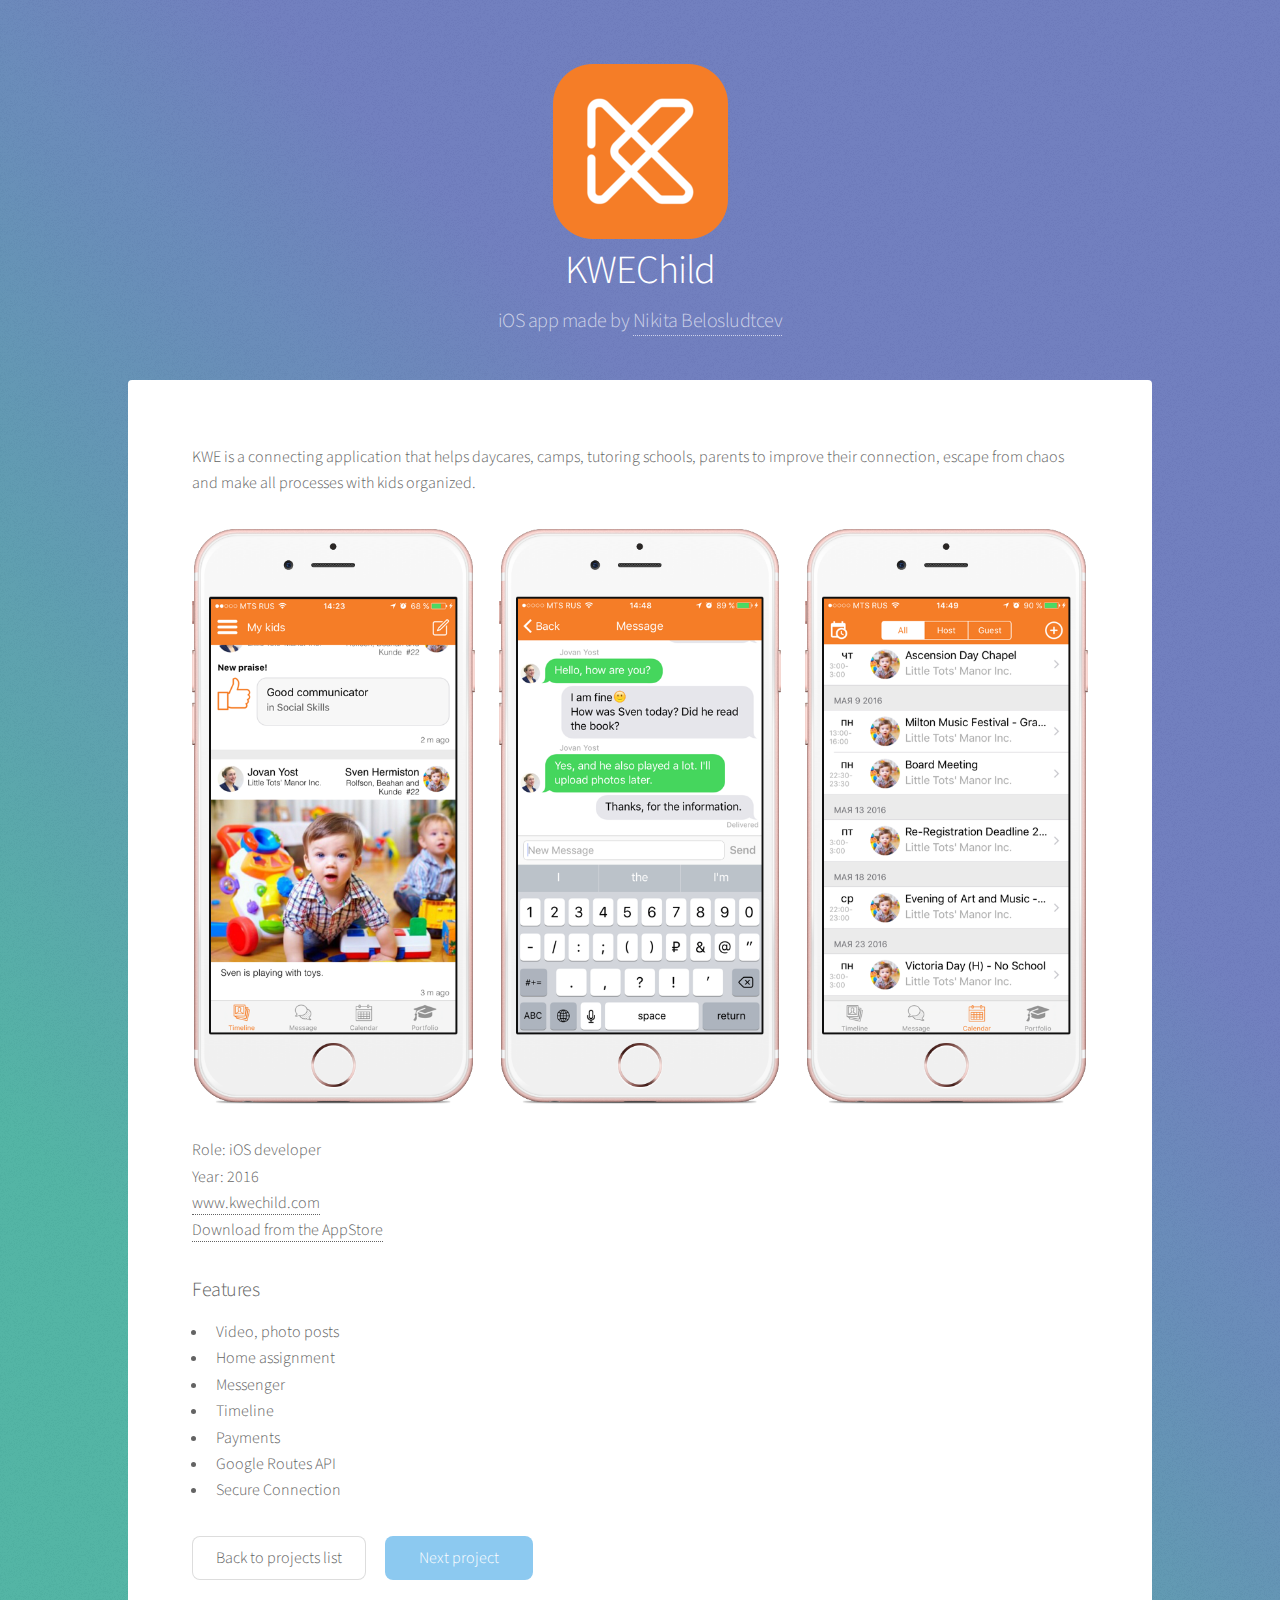
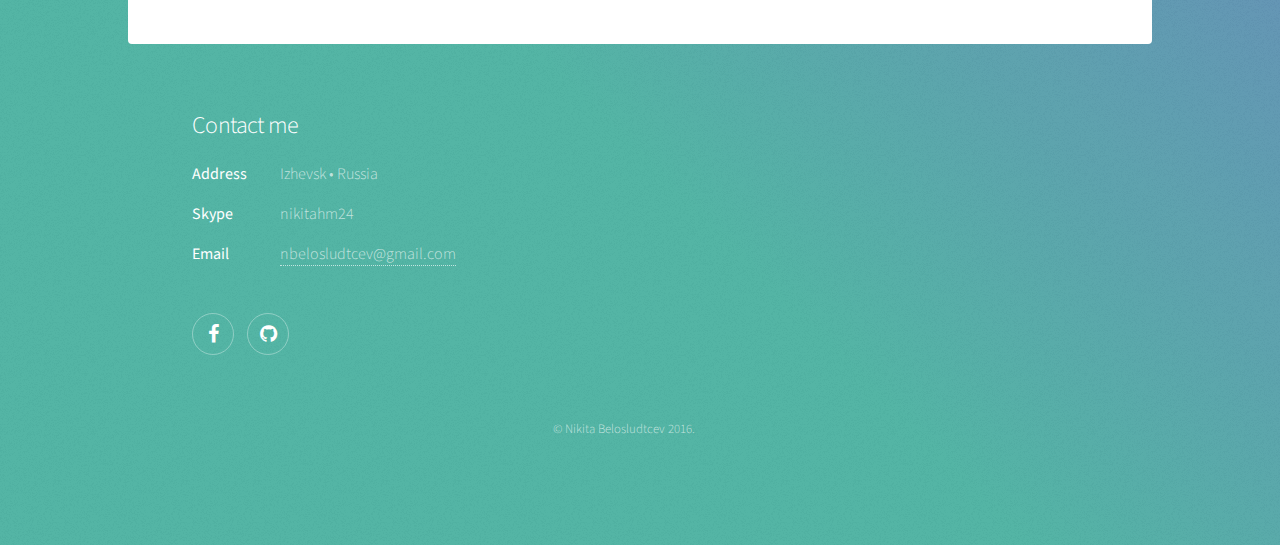
<file: kwechild.html>
<!DOCTYPE HTML>
<!--
    Stellar by HTML5 UP
    html5up.net | @ajlkn
    Free for personal and commercial use under the CCA 3.0 license (html5up.net/license)
-->
<html>

<head>
    <link rel="icon" type="image/png" href="http://pereez.bget.ru/favicon.png">
    <title>Nikita Belosludtcev - KWEChild iOS app</title>
    <meta charset="utf-8" />
    <meta name="viewport" content="width=device-width, initial-scale=1" />
    <!--[if lte IE 8]><script src="assets/js/ie/html5shiv.js"></script><![endif]-->
    <link rel="stylesheet" href="/assets/css/main.css" />
    <!--[if lte IE 9]><link rel="stylesheet" href="assets/css/ie9.css" /><![endif]-->
    <!--[if lte IE 8]><link rel="stylesheet" href="assets/css/ie8.css" /><![endif]-->
    <meta property="og:image" content="http://nikbel.com/preview1.png" />
</head>

<body class="projectPage">
    <!-- Wrapper -->
    <div id="wrapper">
        <!-- Header -->
        <header id="header">
            <span class="logo"><img src="/images/kwechild/icon.png" alt="" /></span>
            <h1>KWEChild</h1>
            <p>iOS app made by <a href="/">Nikita Belosludtcev</a></p>
        </header>
        <!-- Main -->
        <div id="main">
            <!-- Content -->
            <section id="content" class="main">
                <p>KWE is a connecting application that helps daycares, camps, tutoring schools, parents to improve their connection, escape from chaos and make all processes with kids organized.</p>
                <div class="box alt">
                    <div class="row uniform">
                        <div class="4u"><span class="image fit"><img src="/images/kwechild/1.png" alt="" /></span></div>
                        <div class="4u"><span class="image fit"><img src="/images/kwechild/2.png" alt="" /></span></div>
                        <div class="4u$"><span class="image fit"><img src="/images/kwechild/3.png" alt="" /></span></div>
                    </div>
                </div>
                <p>
                    Role: iOS developer
                    <br> Year: 2016
                    <br> <a href="http://kwechild.com">www.kwechild.com</a>
                    <br> <a href="https://itunes.apple.com/ca/app/kwechild/id989857621?mt=8">Download from the AppStore</a>
                    <br>
                </p>
                <h3>Features</h3>
                <ul>
                    <li>Video, photo posts</li>
                    <li>Home assignment</li>
                    <li>Messenger</li>
                    <li>Timeline</li>
                    <li>Payments</li>
                    <li>Google Routes API</li>
                    <li>Secure Connection</li>
                </ul>
                <ul class="actions">
                    <li><a href="/#projects" class="button">Back to projects list</a></li>
                    <li><a href="/spiti" class="button special">Next project</a></li>
                </ul>
            </section>
        </div>
        <!-- Footer -->
        <footer id="footer">
            <section>
                <h2>Contact me</h2>
                <dl class="alt">
                    <dt>Address</dt>
                    <dd>Izhevsk &bull; Russia</dd>
                    <dt>Skype</dt>
                    <dd>nikitahm24</dd>
                    <dt>Email</dt>
                    <dd><a href="mailto:nbelosludtcev@gmail.com">nbelosludtcev@gmail.com</a></dd>
                </dl>
                <ul class="icons">
                    <li><a href="https://www.facebook.com/nikita.belosludtcev" class="icon fa-facebook alt"><span class="label">Facebook</span></a></li>
                    <li><a href="https://github.com/nikitabelosludtcev" class="icon fa-github alt"><span class="label">GitHub</span></a></li>
                </ul>
            </section>
            <p class="copyright">&copy; Nikita Belosludtcev 2016.</p>
        </footer>
    </div>
    <!-- Scripts -->
    <script src="assets/js/jquery.min.js"></script>
    <script src="assets/js/jquery.scrollex.min.js"></script>
    <script src="assets/js/jquery.scrolly.min.js"></script>
    <script src="assets/js/skel.min.js"></script>
    <script src="assets/js/util.js"></script>
    <!--[if lte IE 8]><script src="assets/js/ie/respond.min.js"></script><![endif]-->
    <script src="assets/js/main.js"></script>
</body>

</html>
</file>
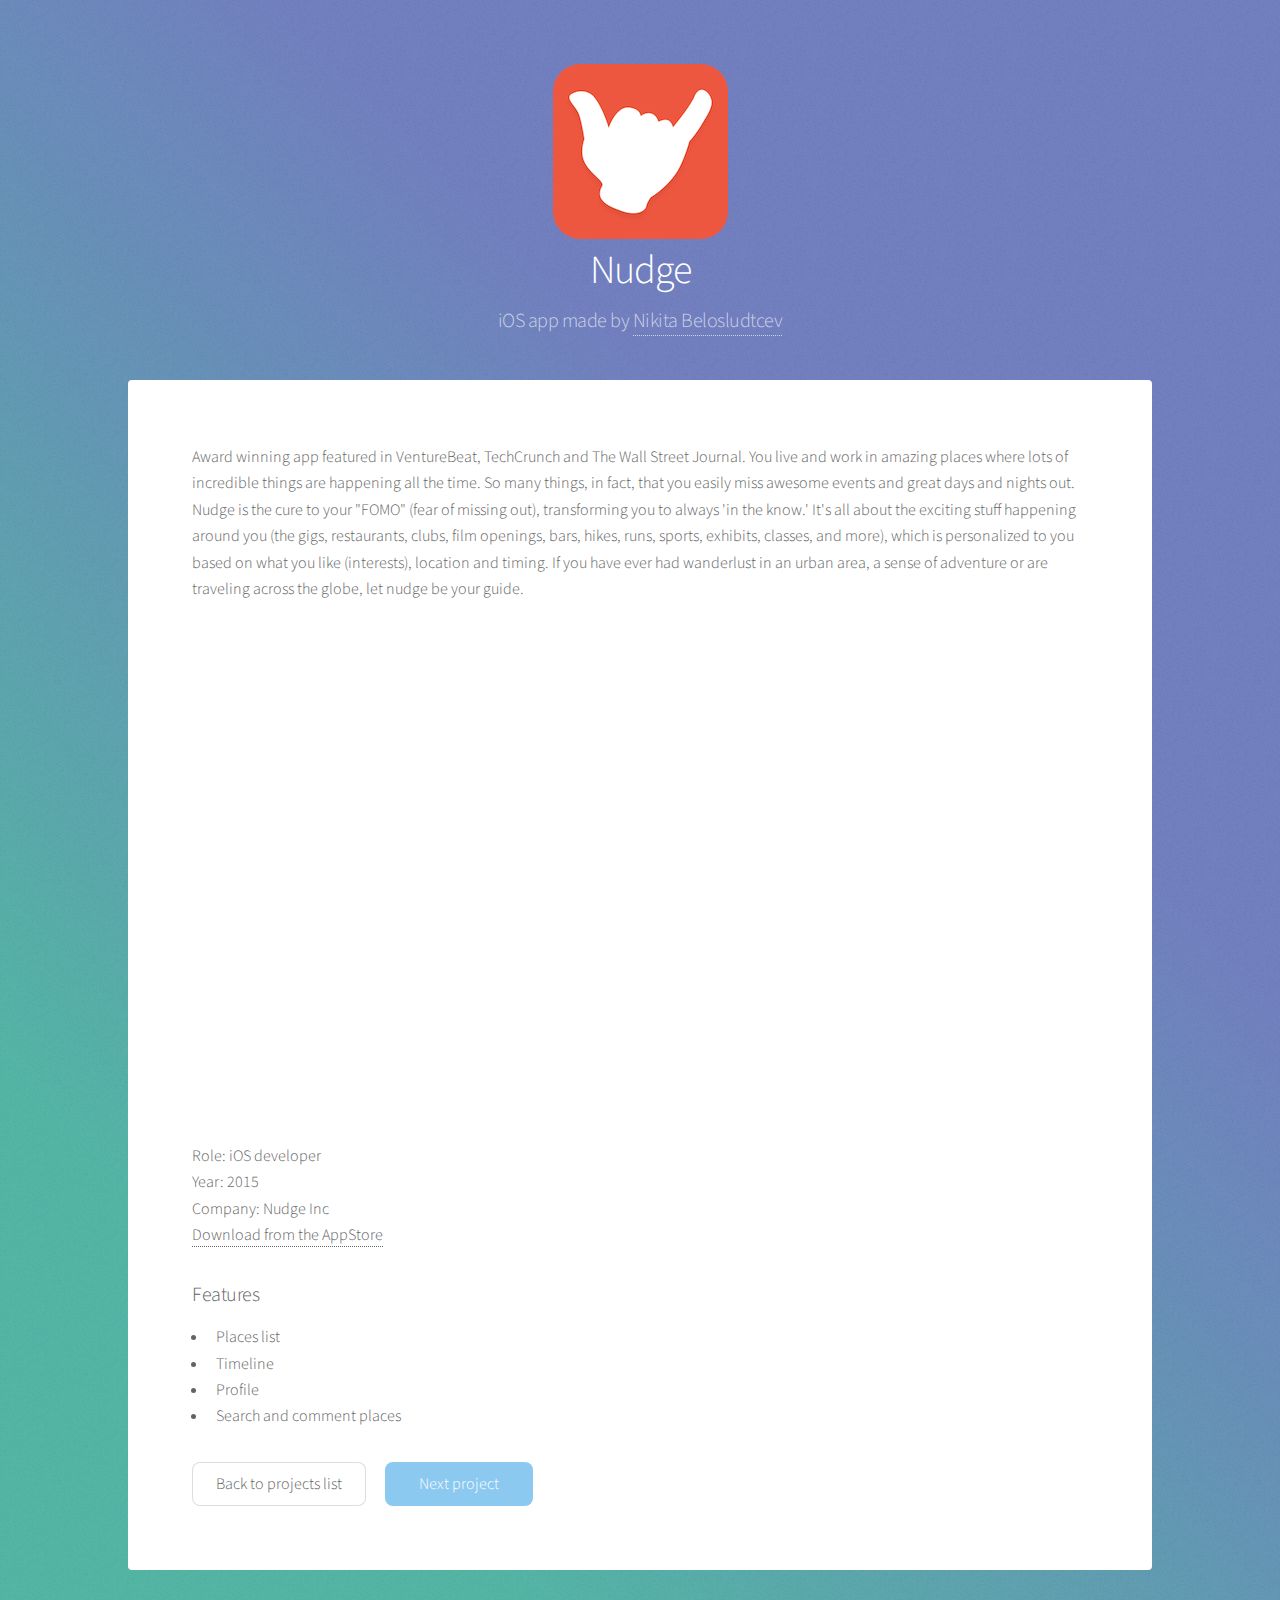
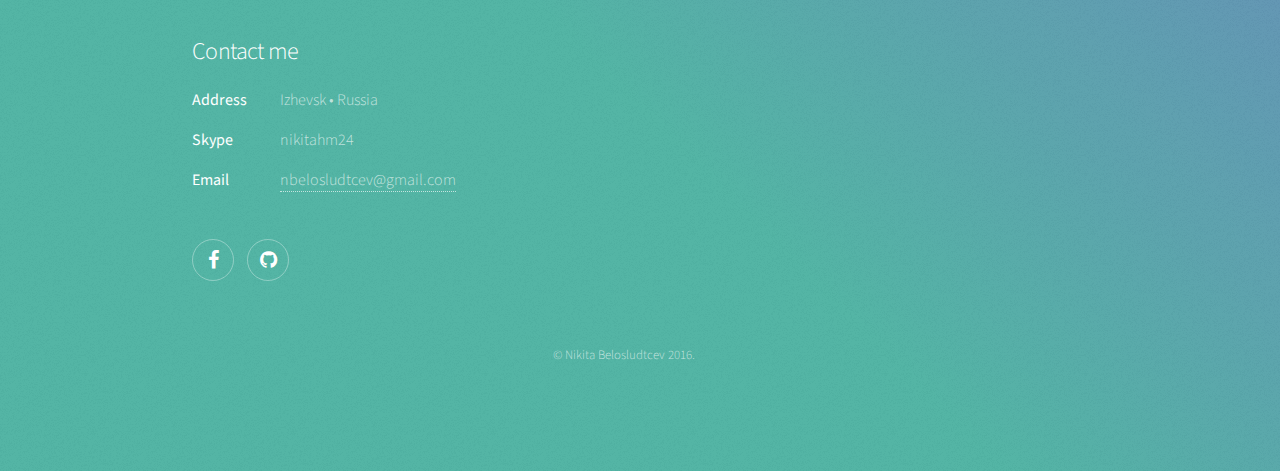
<file: nudge.html>
<!DOCTYPE HTML>
<!--
    Stellar by HTML5 UP
    html5up.net | @ajlkn
    Free for personal and commercial use under the CCA 3.0 license (html5up.net/license)
-->
<html>

<head>
    <link rel="icon" type="image/png" href="http://pereez.bget.ru/favicon.png">
    <title>Nikita Belosludtcev - Nudge iOS app</title>
    <meta charset="utf-8" />
    <meta name="viewport" content="width=device-width, initial-scale=1" />
    <!--[if lte IE 8]><script src="assets/js/ie/html5shiv.js"></script><![endif]-->
    <link rel="stylesheet" href="/assets/css/main.css" />
    <!--[if lte IE 9]><link rel="stylesheet" href="assets/css/ie9.css" /><![endif]-->
    <!--[if lte IE 8]><link rel="stylesheet" href="assets/css/ie8.css" /><![endif]-->
    <meta property="og:image" content="http://nikbel.com/preview1.png" />
</head>

<body class="projectPage">
    <!-- Wrapper -->
    <div id="wrapper">
        <!-- Header -->
        <header id="header">
            <span class="logo"><img src="/images/nudge/icon.png" alt="" /></span>
            <h1>Nudge</h1>
            <p>iOS app made by <a href="/">Nikita Belosludtcev</a></p>
        </header>
        <!-- Main -->
        <div id="main">
            <!-- Content -->
            <section id="content" class="main">
                <p>Award winning app featured in VentureBeat, TechCrunch and The Wall Street Journal. You live and work in amazing ​places where lots of incredible things are happening all the time. So many things, in fact, that you easily miss awesome events and great ​days and ​nights out. ​Nudge is the cure to ​your​ ​"​FOMO​"​ ​(fear of missing out), transforming you to always 'in the know.' It's all about the exciting stuff happening around you (the gigs, restaurants, clubs, film openings, bars, hikes, runs, sports, exhibits, classes, and more), which is personalized to you based on what you like (interests), location and timing. If you have ever had wanderlust in an urban area, a sense of adventure or are traveling across the globe, let nudge be your guide.</p>
                <iframe src="https://player.vimeo.com/video/109936709" width="100%" height="500px" frameborder="0" webkitallowfullscreen mozallowfullscreen allowfullscreen></iframe>
                <p>
                    Role: iOS developer
                    <br> Year: 2015
                    <br> Company: Nudge Inc
                    <br> <a href="https://itunes.apple.com/us/app/nudge-activities-events-discover/id913244195?mt=8">Download from the AppStore</a>
                    <br>
                </p>
                <h3>Features</h3>
                <ul>
                    <li>Places list</li>
                    <li>Timeline</li>
                    <li>Profile</li>
                    <li>Search and comment places</li>
                </ul>
                <ul class="actions">
                    <li><a href="/#projects" class="button">Back to projects list</a></li>
                    <li><a href="/pirate-story" class="button special">Next project</a></li>
                </ul>
            </section>
        </div>
        <!-- Footer -->
        <footer id="footer">
            <section>
                <h2>Contact me</h2>
                <dl class="alt">
                    <dt>Address</dt>
                    <dd>Izhevsk &bull; Russia</dd>
                    <dt>Skype</dt>
                    <dd>nikitahm24</dd>
                    <dt>Email</dt>
                    <dd><a href="mailto:nbelosludtcev@gmail.com">nbelosludtcev@gmail.com</a></dd>
                </dl>
                <ul class="icons">
                    <li><a href="https://www.facebook.com/nikita.belosludtcev" class="icon fa-facebook alt"><span class="label">Facebook</span></a></li>
                    <li><a href="https://github.com/nikitabelosludtcev" class="icon fa-github alt"><span class="label">GitHub</span></a></li>
                </ul>
            </section>
            <p class="copyright">&copy; Nikita Belosludtcev 2016.</p>
        </footer>
    </div>
    <!-- Scripts -->
    <script src="assets/js/jquery.min.js"></script>
    <script src="assets/js/jquery.scrollex.min.js"></script>
    <script src="assets/js/jquery.scrolly.min.js"></script>
    <script src="assets/js/skel.min.js"></script>
    <script src="assets/js/util.js"></script>
    <!--[if lte IE 8]><script src="assets/js/ie/respond.min.js"></script><![endif]-->
    <script src="assets/js/main.js"></script>
</body>

</html>
</file>
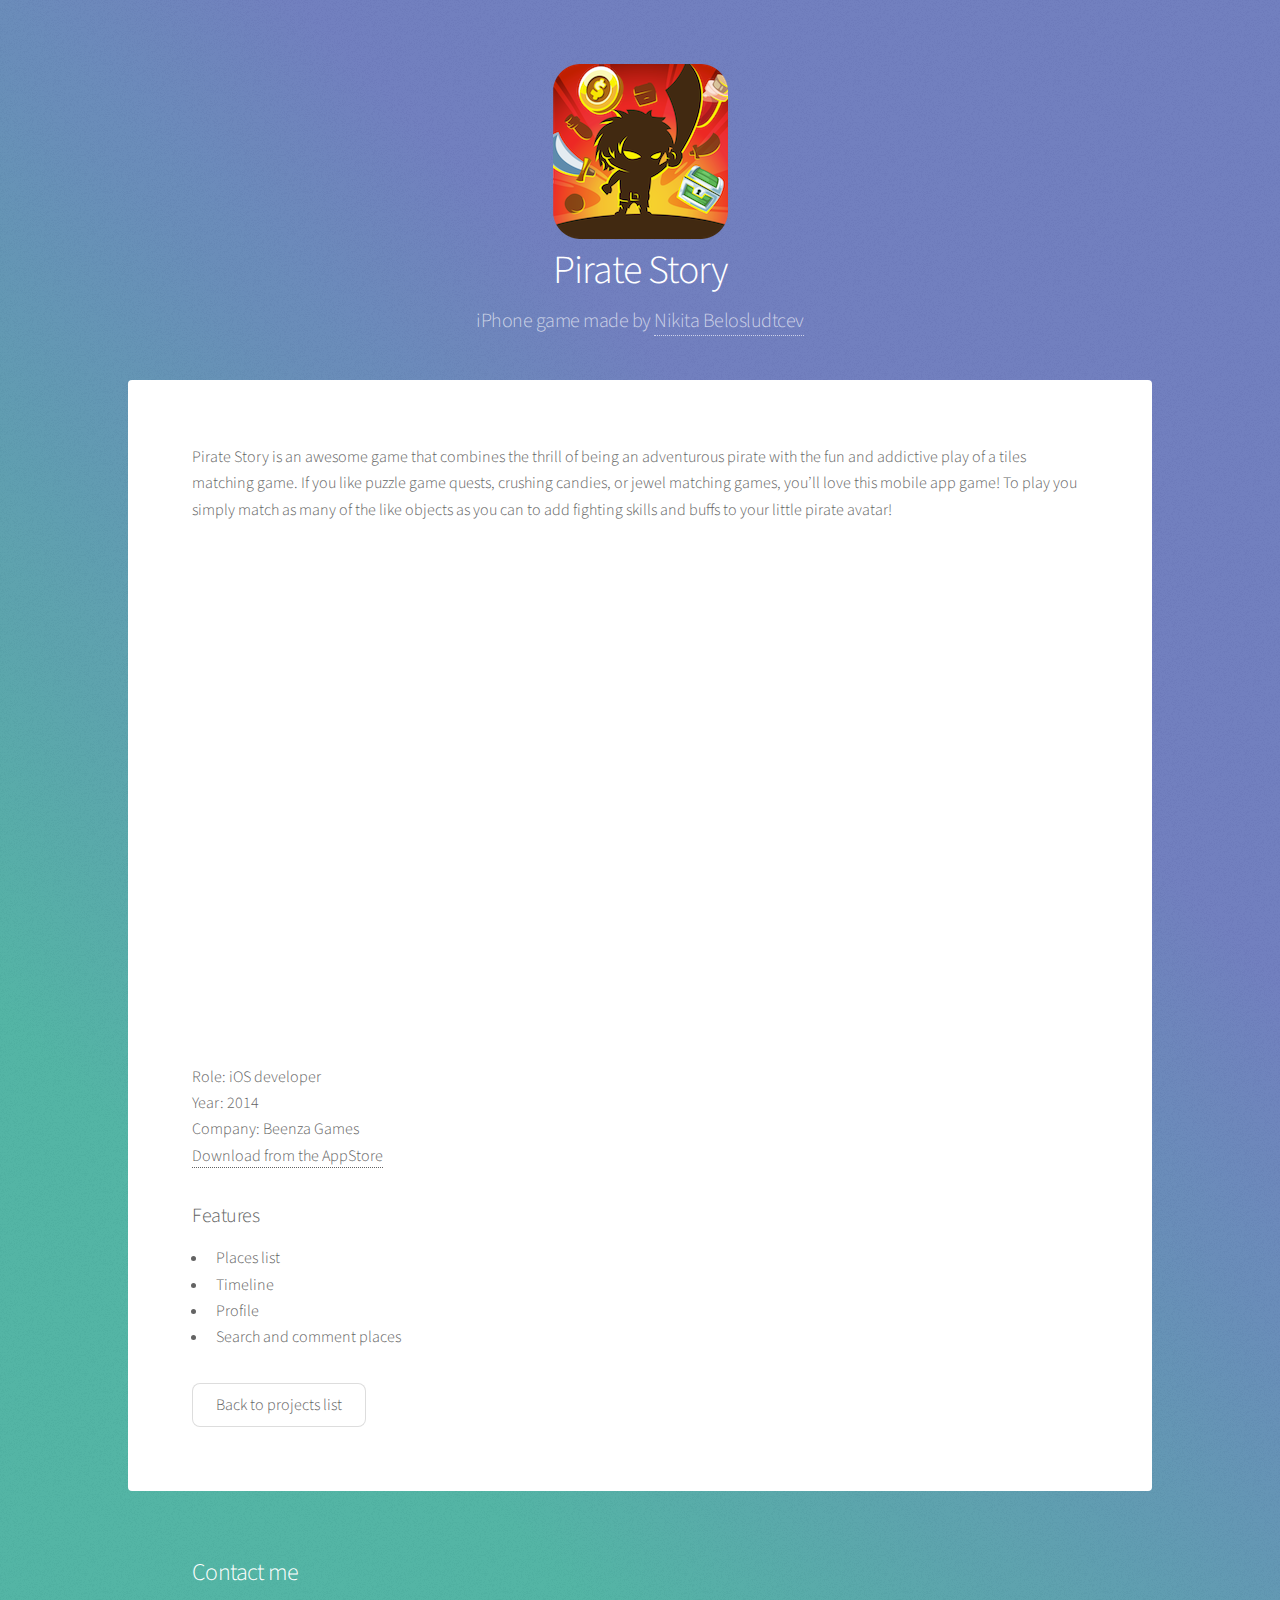
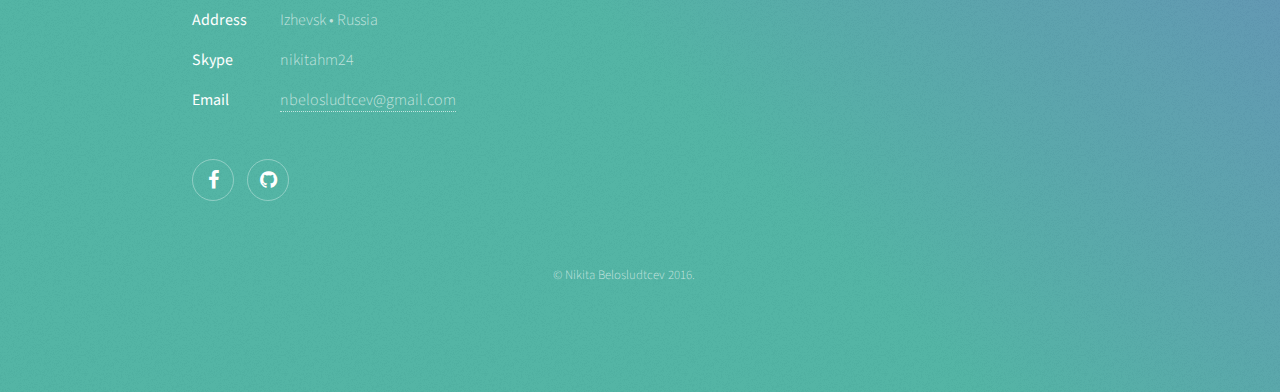
<file: pirate-story.html>
<!DOCTYPE HTML>
<!--
    Stellar by HTML5 UP
    html5up.net | @ajlkn
    Free for personal and commercial use under the CCA 3.0 license (html5up.net/license)
-->
<html>

<head>
    <link rel="icon" type="image/png" href="http://pereez.bget.ru/favicon.png">
    <title>Nikita Belosludtcev - Pirate Story</title>
    <meta charset="utf-8" />
    <meta name="viewport" content="width=device-width, initial-scale=1" />
    <!--[if lte IE 8]><script src="assets/js/ie/html5shiv.js"></script><![endif]-->
    <link rel="stylesheet" href="/assets/css/main.css" />
    <!--[if lte IE 9]><link rel="stylesheet" href="assets/css/ie9.css" /><![endif]-->
    <!--[if lte IE 8]><link rel="stylesheet" href="assets/css/ie8.css" /><![endif]-->
    <meta property="og:image" content="http://nikbel.com/preview1.png" />
</head>

<body class="projectPage">
    <!-- Wrapper -->
    <div id="wrapper">
        <!-- Header -->
        <header id="header">
            <span class="logo"><img src="/images/pirate-story/icon.png" alt="" /></span>
            <h1>Pirate Story</h1>
            <p>iPhone game made by <a href="/">Nikita Belosludtcev</a></p>
        </header>
        <!-- Main -->
        <div id="main">
            <!-- Content -->
            <section id="content" class="main">
                <p>Pirate Story is an awesome game that combines the thrill of being an adventurous pirate with the fun and addictive play of a tiles matching game. If you like puzzle game quests, crushing candies, or jewel matching games, you’ll love this mobile app game! To play you simply match as many of the like objects as you can to add fighting skills and buffs to your little pirate avatar!</p>

                <iframe width="100%" height="500px" src="https://www.youtube.com/embed/4cJoFvYjT08" frameborder="0" allowfullscreen></iframe>
                <p>
                    Role: iOS developer
                    <br> Year: 2014
                    <br> Company: Beenza Games
                    <br> <a href="https://itunes.apple.com/ru/app/pirate-story-matching-puzzle/id850311212?mt=8">Download from the AppStore</a>
                    <br>
                </p>
                <h3>Features</h3>
                <ul>
                    <li>Places list</li>
                    <li>Timeline</li>
                    <li>Profile</li>
                    <li>Search and comment places</li>
                </ul>
                <ul class="actions">
                    <li><a href="/#projects" class="button">Back to projects list</a></li>
                </ul>
            </section>
        </div>
        <!-- Footer -->
        <footer id="footer">
            <section>
                <h2>Contact me</h2>
                <dl class="alt">
                    <dt>Address</dt>
                    <dd>Izhevsk &bull; Russia</dd>
                    <dt>Skype</dt>
                    <dd>nikitahm24</dd>
                    <dt>Email</dt>
                    <dd><a href="mailto:nbelosludtcev@gmail.com">nbelosludtcev@gmail.com</a></dd>
                </dl>
                <ul class="icons">
                    <li><a href="https://www.facebook.com/nikita.belosludtcev" class="icon fa-facebook alt"><span class="label">Facebook</span></a></li>
                    <li><a href="https://github.com/nikitabelosludtcev" class="icon fa-github alt"><span class="label">GitHub</span></a></li>
                </ul>
            </section>
            <p class="copyright">&copy; Nikita Belosludtcev 2016.</p>
        </footer>
    </div>
    <!-- Scripts -->
    <script src="assets/js/jquery.min.js"></script>
    <script src="assets/js/jquery.scrollex.min.js"></script>
    <script src="assets/js/jquery.scrolly.min.js"></script>
    <script src="assets/js/skel.min.js"></script>
    <script src="assets/js/util.js"></script>
    <!--[if lte IE 8]><script src="assets/js/ie/respond.min.js"></script><![endif]-->
    <script src="assets/js/main.js"></script>
</body>

</html>
</file>
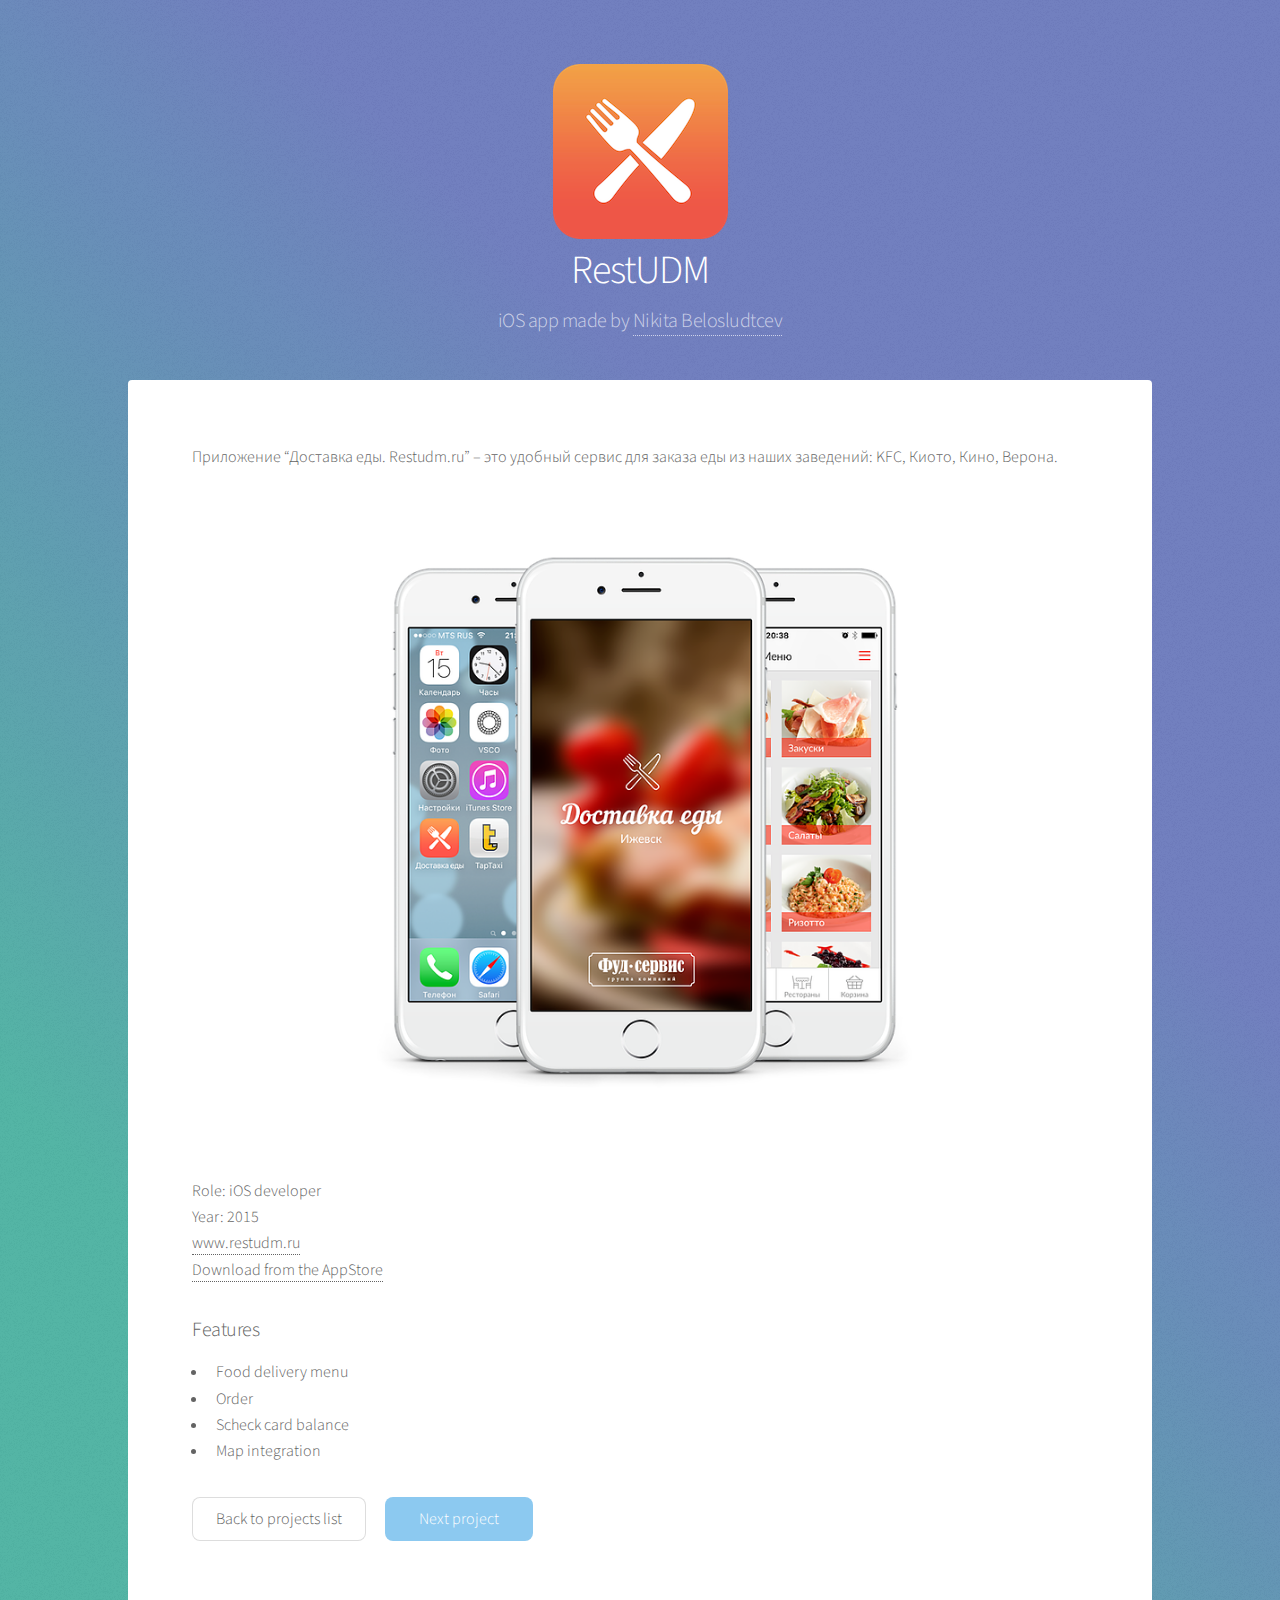
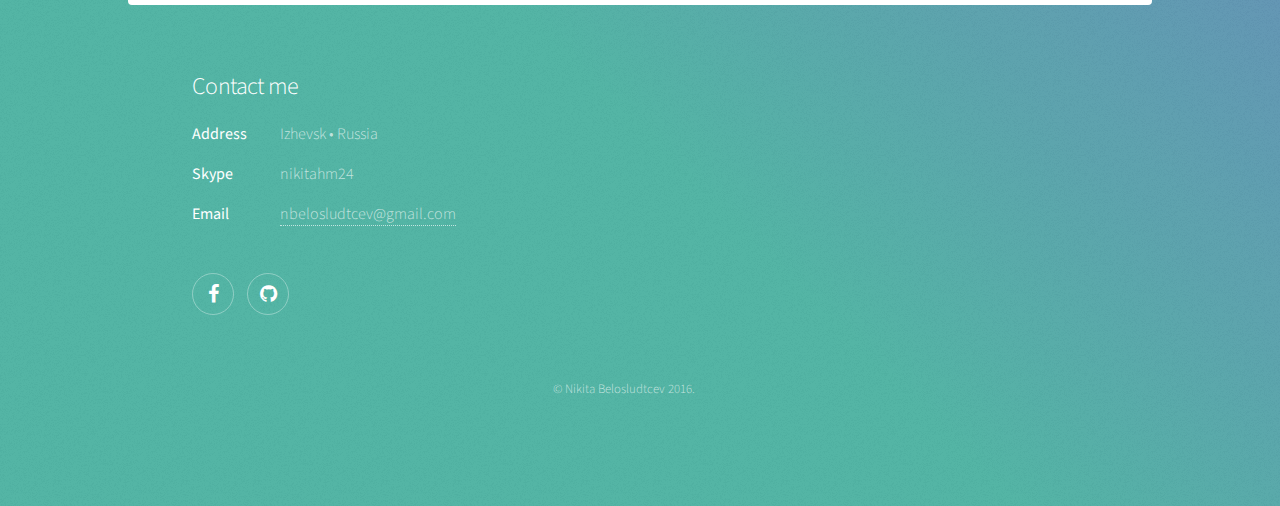
<file: restudm.html>
<!DOCTYPE HTML>
<!--
    Stellar by HTML5 UP
    html5up.net | @ajlkn
    Free for personal and commercial use under the CCA 3.0 license (html5up.net/license)
-->
<html>

<head>
    <link rel="icon" type="image/png" href="http://pereez.bget.ru/favicon.png">
    <title>Nikita Belosludtcev - Restudm iOS app</title>
    <meta charset="utf-8" />
    <meta name="viewport" content="width=device-width, initial-scale=1" />
    <!--[if lte IE 8]><script src="assets/js/ie/html5shiv.js"></script><![endif]-->
    <link rel="stylesheet" href="/assets/css/main.css" />
    <!--[if lte IE 9]><link rel="stylesheet" href="assets/css/ie9.css" /><![endif]-->
    <!--[if lte IE 8]><link rel="stylesheet" href="assets/css/ie8.css" /><![endif]-->
    <meta property="og:image" content="http://nikbel.com/preview1.png" />
</head>

<body class="projectPage">
    <!-- Wrapper -->
    <div id="wrapper">
        <!-- Header -->
        <header id="header">
            <span class="logo"><img src="/images/restudm/icon.png" alt="" /></span>
            <h1>RestUDM</h1>
            <p>iOS app made by <a href="/">Nikita Belosludtcev</a></p>
        </header>
        <!-- Main -->
        <div id="main">
            <!-- Content -->
            <section id="content" class="main">
                <p>Приложение “Доставка еды. Restudm.ru” – это удобный сервис для заказа еды из наших заведений: KFC, Киото, Кино, Верона.</p>
                <span class="image main"><img src="/images/restudm/1.png" alt="" /></span>
                <p>
                    Role: iOS developer
                    <br> Year: 2015
                    <br> <a href="https://restudm.ru">www.restudm.ru</a>
                    <br> <a href="https://itunes.apple.com/app/apple-store/id1018173905?mt=8">Download from the AppStore</a>
                    <br>
                </p>
                <h3>Features</h3>
                <ul>
                    <li>Food delivery menu</li>
                    <li>Order</li>
                    <li>Scheck card balance</li>
                    <li>Map integration</li>
                </ul>
                <ul class="actions">
                    <li><a href="/#projects" class="button">Back to projects list</a></li>
                    <li><a href="/nudge" class="button special">Next project</a></li>
                </ul>
            </section>
        </div>
        <!-- Footer -->
        <footer id="footer">
            <section>
                <h2>Contact me</h2>
                <dl class="alt">
                    <dt>Address</dt>
                    <dd>Izhevsk &bull; Russia</dd>
                    <dt>Skype</dt>
                    <dd>nikitahm24</dd>
                    <dt>Email</dt>
                    <dd><a href="mailto:nbelosludtcev@gmail.com">nbelosludtcev@gmail.com</a></dd>
                </dl>
                <ul class="icons">
                    <li><a href="https://www.facebook.com/nikita.belosludtcev" class="icon fa-facebook alt"><span class="label">Facebook</span></a></li>
                    <li><a href="https://github.com/nikitabelosludtcev" class="icon fa-github alt"><span class="label">GitHub</span></a></li>
                </ul>
            </section>
            <p class="copyright">&copy; Nikita Belosludtcev 2016.</p>
        </footer>
    </div>
    <!-- Scripts -->
    <script src="assets/js/jquery.min.js"></script>
    <script src="assets/js/jquery.scrollex.min.js"></script>
    <script src="assets/js/jquery.scrolly.min.js"></script>
    <script src="assets/js/skel.min.js"></script>
    <script src="assets/js/util.js"></script>
    <!--[if lte IE 8]><script src="assets/js/ie/respond.min.js"></script><![endif]-->
    <script src="assets/js/main.js"></script>
</body>

</html>
</file>
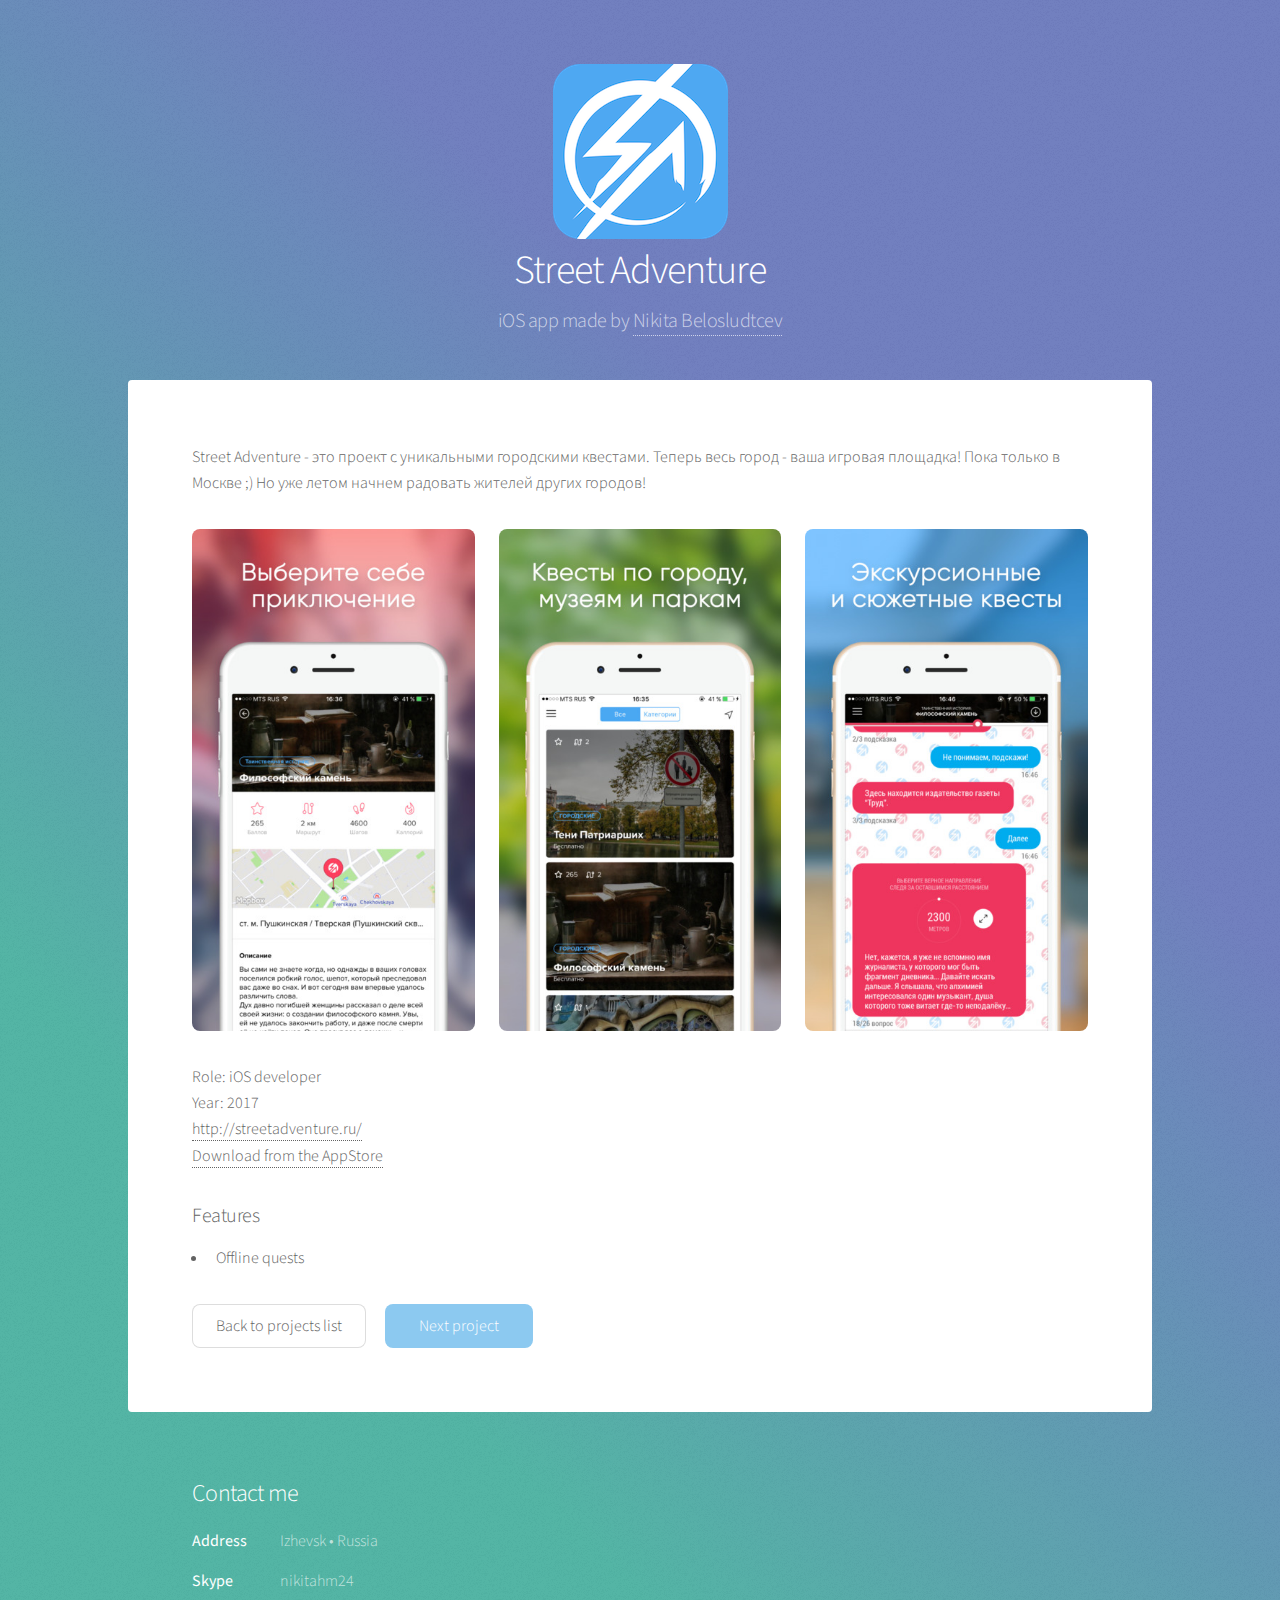
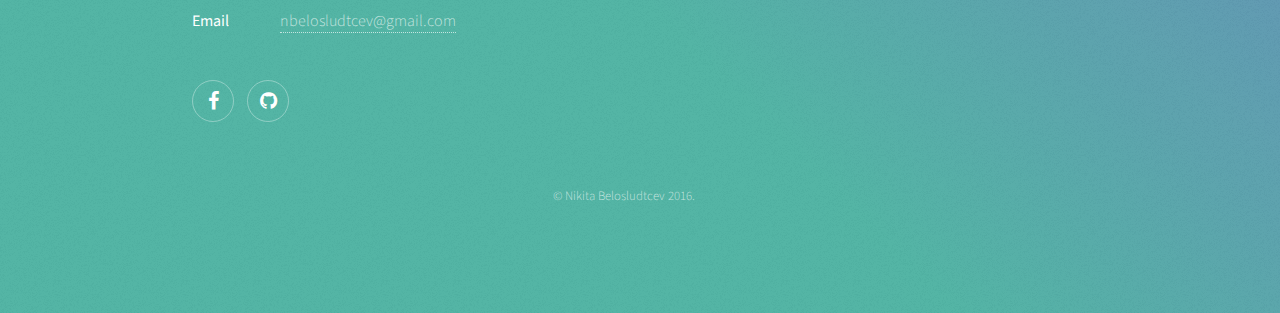
<file: sa.html>
<!DOCTYPE HTML>
<!--
    Stellar by HTML5 UP
    html5up.net | @ajlkn
    Free for personal and commercial use under the CCA 3.0 license (html5up.net/license)
-->
<html>

<head>
    <link rel="icon" type="image/png" href="http://pereez.bget.ru/favicon.png">
    <title>Nikita Belosludtcev - KWEChild iOS app</title>
    <meta charset="utf-8" />
    <meta name="viewport" content="width=device-width, initial-scale=1" />
    <!--[if lte IE 8]><script src="assets/js/ie/html5shiv.js"></script><![endif]-->
    <link rel="stylesheet" href="/assets/css/main.css" />
    <!--[if lte IE 9]><link rel="stylesheet" href="assets/css/ie9.css" /><![endif]-->
    <!--[if lte IE 8]><link rel="stylesheet" href="assets/css/ie8.css" /><![endif]-->
    <meta property="og:image" content="https://nikitabelosludtcev.github.io/preview1.png" />
</head>

<body class="projectPage">
    <!-- Wrapper -->
    <div id="wrapper">
        <!-- Header -->
        <header id="header">
            <span class="logo"><img src="/images/sa/icon.png" alt="" /></span>
            <h1>Street Adventure</h1>
            <p>iOS app made by <a href="/">Nikita Belosludtcev</a></p>
        </header>
        <!-- Main -->
        <div id="main">
            <!-- Content -->
            <section id="content" class="main">
                <p>Street Adventure - это проект с уникальными городскими квестами. Теперь весь город - ваша игровая площадка! Пока только в Москве ;) Но уже летом начнем радовать жителей других городов!</p>
                <div class="box alt">
                    <div class="row uniform">
                        <div class="4u"><span class="image fit"><img src="/images/sa/1.jpg" alt="" /></span></div>
                        <div class="4u"><span class="image fit"><img src="/images/sa/2.jpg" alt="" /></span></div>
                        <div class="4u$"><span class="image fit"><img src="/images/sa/3.jpg" alt="" /></span></div>
                    </div>
                </div>
                <p>
                    Role: iOS developer
                    <br> Year: 2017
                    <br> <a href="http://streetadventure.ru/">http://streetadventure.ru/</a>
                    <br> <a href="https://itunes.apple.com/ru/app/street-adventure-%D0%BA%D0%B2%D0%B5%D1%81%D1%82%D1%8B-%D0%BF%D0%BE-%D1%83%D0%BB%D0%B8%D1%86%D0%B0%D0%BC-%D0%BC%D1%83%D0%B7%D0%B5%D1%8F%D0%BC-%D0%BF%D0%B0%D1%80%D0%BA%D0%B0%D0%BC/id1133947391?l=en&mt=8">Download from the AppStore</a>
                    <br>
                </p>
                <h3>Features</h3>
                <ul>
                    <li>Offline quests</li>
                </ul>
                <ul class="actions">
                    <li><a href="/#projects" class="button">Back to projects list</a></li>
                    <li><a href="/kwechild" class="button special">Next project</a></li>
                </ul>
            </section>
        </div>
        <!-- Footer -->
        <footer id="footer">
            <section>
                <h2>Contact me</h2>
                <dl class="alt">
                    <dt>Address</dt>
                    <dd>Izhevsk &bull; Russia</dd>
                    <dt>Skype</dt>
                    <dd>nikitahm24</dd>
                    <dt>Email</dt>
                    <dd><a href="mailto:nbelosludtcev@gmail.com">nbelosludtcev@gmail.com</a></dd>
                </dl>
                <ul class="icons">
                    <li><a href="https://www.facebook.com/nikita.belosludtcev" class="icon fa-facebook alt"><span class="label">Facebook</span></a></li>
                    <li><a href="https://github.com/nikitabelosludtcev" class="icon fa-github alt"><span class="label">GitHub</span></a></li>
                </ul>
            </section>
            <p class="copyright">&copy; Nikita Belosludtcev 2016.</p>
        </footer>
    </div>
    <!-- Scripts -->
    <script src="assets/js/jquery.min.js"></script>
    <script src="assets/js/jquery.scrollex.min.js"></script>
    <script src="assets/js/jquery.scrolly.min.js"></script>
    <script src="assets/js/skel.min.js"></script>
    <script src="assets/js/util.js"></script>
    <!--[if lte IE 8]><script src="assets/js/ie/respond.min.js"></script><![endif]-->
    <script src="assets/js/main.js"></script>
</body>

</html>
</file>
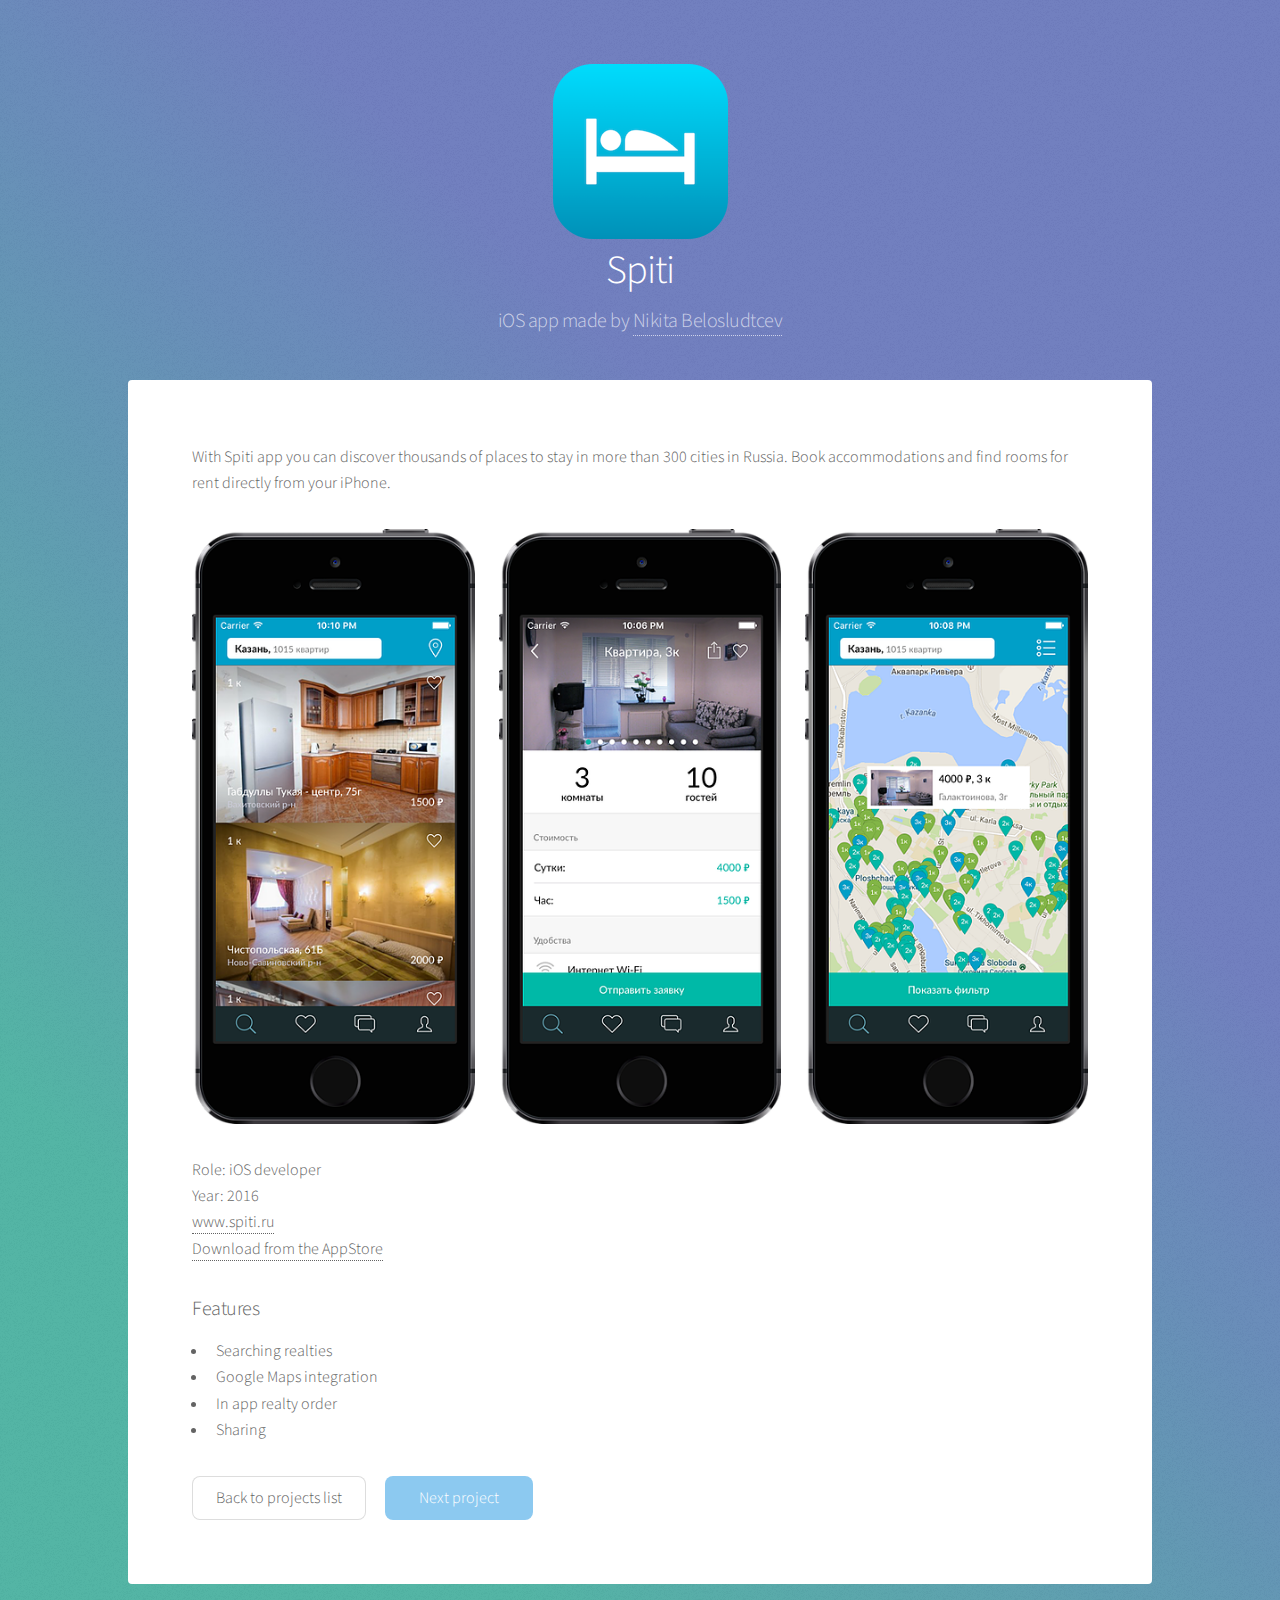
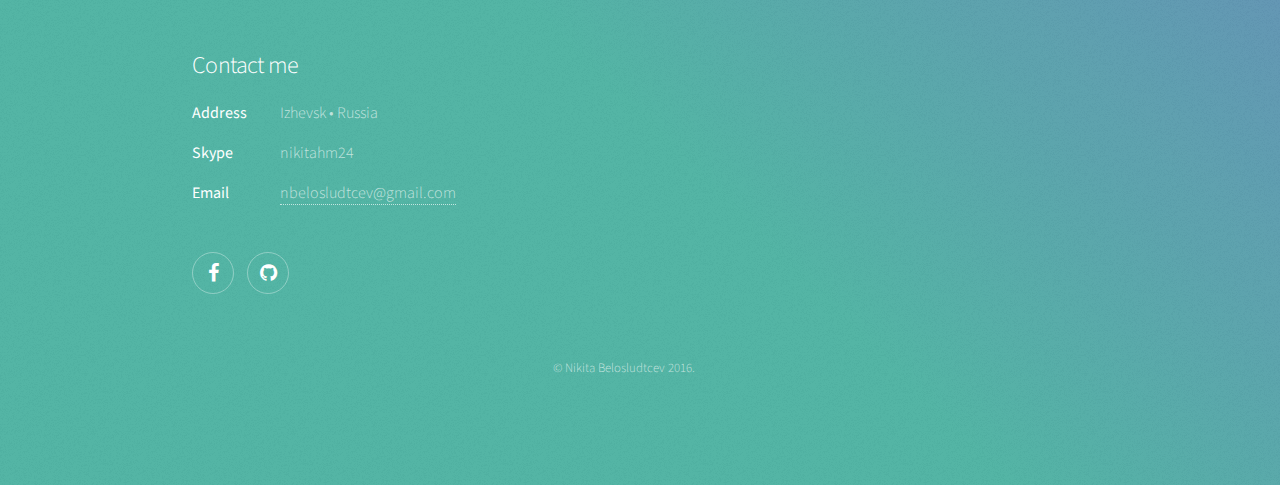
<file: spiti.html>
<!DOCTYPE HTML>
<!--
    Stellar by HTML5 UP
    html5up.net | @ajlkn
    Free for personal and commercial use under the CCA 3.0 license (html5up.net/license)
-->
<html>

<head>
    <link rel="icon" type="image/png" href="http://pereez.bget.ru/favicon.png">
    <title>Nikita Belosludtcev - Spiti iOS app</title>
    <meta charset="utf-8" />
    <meta name="viewport" content="width=device-width, initial-scale=1" />
    <!--[if lte IE 8]><script src="assets/js/ie/html5shiv.js"></script><![endif]-->
    <link rel="stylesheet" href="/assets/css/main.css" />
    <!--[if lte IE 9]><link rel="stylesheet" href="assets/css/ie9.css" /><![endif]-->
    <!--[if lte IE 8]><link rel="stylesheet" href="assets/css/ie8.css" /><![endif]-->
    <meta property="og:image" content="http://nikbel.com/preview1.png" />
</head>

<body class="projectPage">
    <!-- Wrapper -->
    <div id="wrapper">
        <!-- Header -->
        <header id="header">
            <span class="logo"><img src="/images/spiti/icon.png" alt="" /></span>
            <h1>Spiti</h1>
            <p>iOS app made by <a href="/">Nikita Belosludtcev</a></p>
        </header>
        <!-- Main -->
        <div id="main">
            <!-- Content -->
            <section id="content" class="main">
                <p>With Spiti app you can discover thousands of places to stay in more than 300 cities in Russia. Book accommodations and find rooms for rent directly from your iPhone.</p>
                <div class="box alt">
                    <div class="row uniform">
                        <div class="4u"><span class="image fit"><img src="/images/spiti/1.png" alt="" /></span></div>
                        <div class="4u"><span class="image fit"><img src="/images/spiti/2.png" alt="" /></span></div>
                        <div class="4u$"><span class="image fit"><img src="/images/spiti/3.png" alt="" /></span></div>
                    </div>
                </div>
                <p>
                    Role: iOS developer
                    <br> Year: 2016
                    <br> <a href="https://spiti.ru">www.spiti.ru</a>
                    <br> <a href="https://itunes.apple.com/ru/app/spiti-posutocnaa-arenda-kvartir/id1094676088?mt=8">Download from the AppStore</a>
                    <br>
                </p>
                <h3>Features</h3>
                <ul>
                    <li>Searching realties</li>
                    <li>Google Maps integration</li>
                    <li>In app realty order</li>
                    <li>Sharing</li>
                </ul>
                <ul class="actions">
                    <li><a href="/#projects" class="button">Back to projects list</a></li>
                    <li><a href="/restudm" class="button special">Next project</a></li>
                </ul>
            </section>
        </div>
        <!-- Footer -->
        <footer id="footer">
            <section>
                <h2>Contact me</h2>
                <dl class="alt">
                    <dt>Address</dt>
                    <dd>Izhevsk &bull; Russia</dd>
                    <dt>Skype</dt>
                    <dd>nikitahm24</dd>
                    <dt>Email</dt>
                    <dd><a href="mailto:nbelosludtcev@gmail.com">nbelosludtcev@gmail.com</a></dd>
                </dl>
                <ul class="icons">
                    <li><a href="https://www.facebook.com/nikita.belosludtcev" class="icon fa-facebook alt"><span class="label">Facebook</span></a></li>
                    <li><a href="https://github.com/nikitabelosludtcev" class="icon fa-github alt"><span class="label">GitHub</span></a></li>
                </ul>
            </section>
            <p class="copyright">&copy; Nikita Belosludtcev 2016.</p>
        </footer>
    </div>
    <!-- Scripts -->
    <script src="assets/js/jquery.min.js"></script>
    <script src="assets/js/jquery.scrollex.min.js"></script>
    <script src="assets/js/jquery.scrolly.min.js"></script>
    <script src="assets/js/skel.min.js"></script>
    <script src="assets/js/util.js"></script>
    <!--[if lte IE 8]><script src="assets/js/ie/respond.min.js"></script><![endif]-->
    <script src="assets/js/main.js"></script>
</body>

</html>
</file>
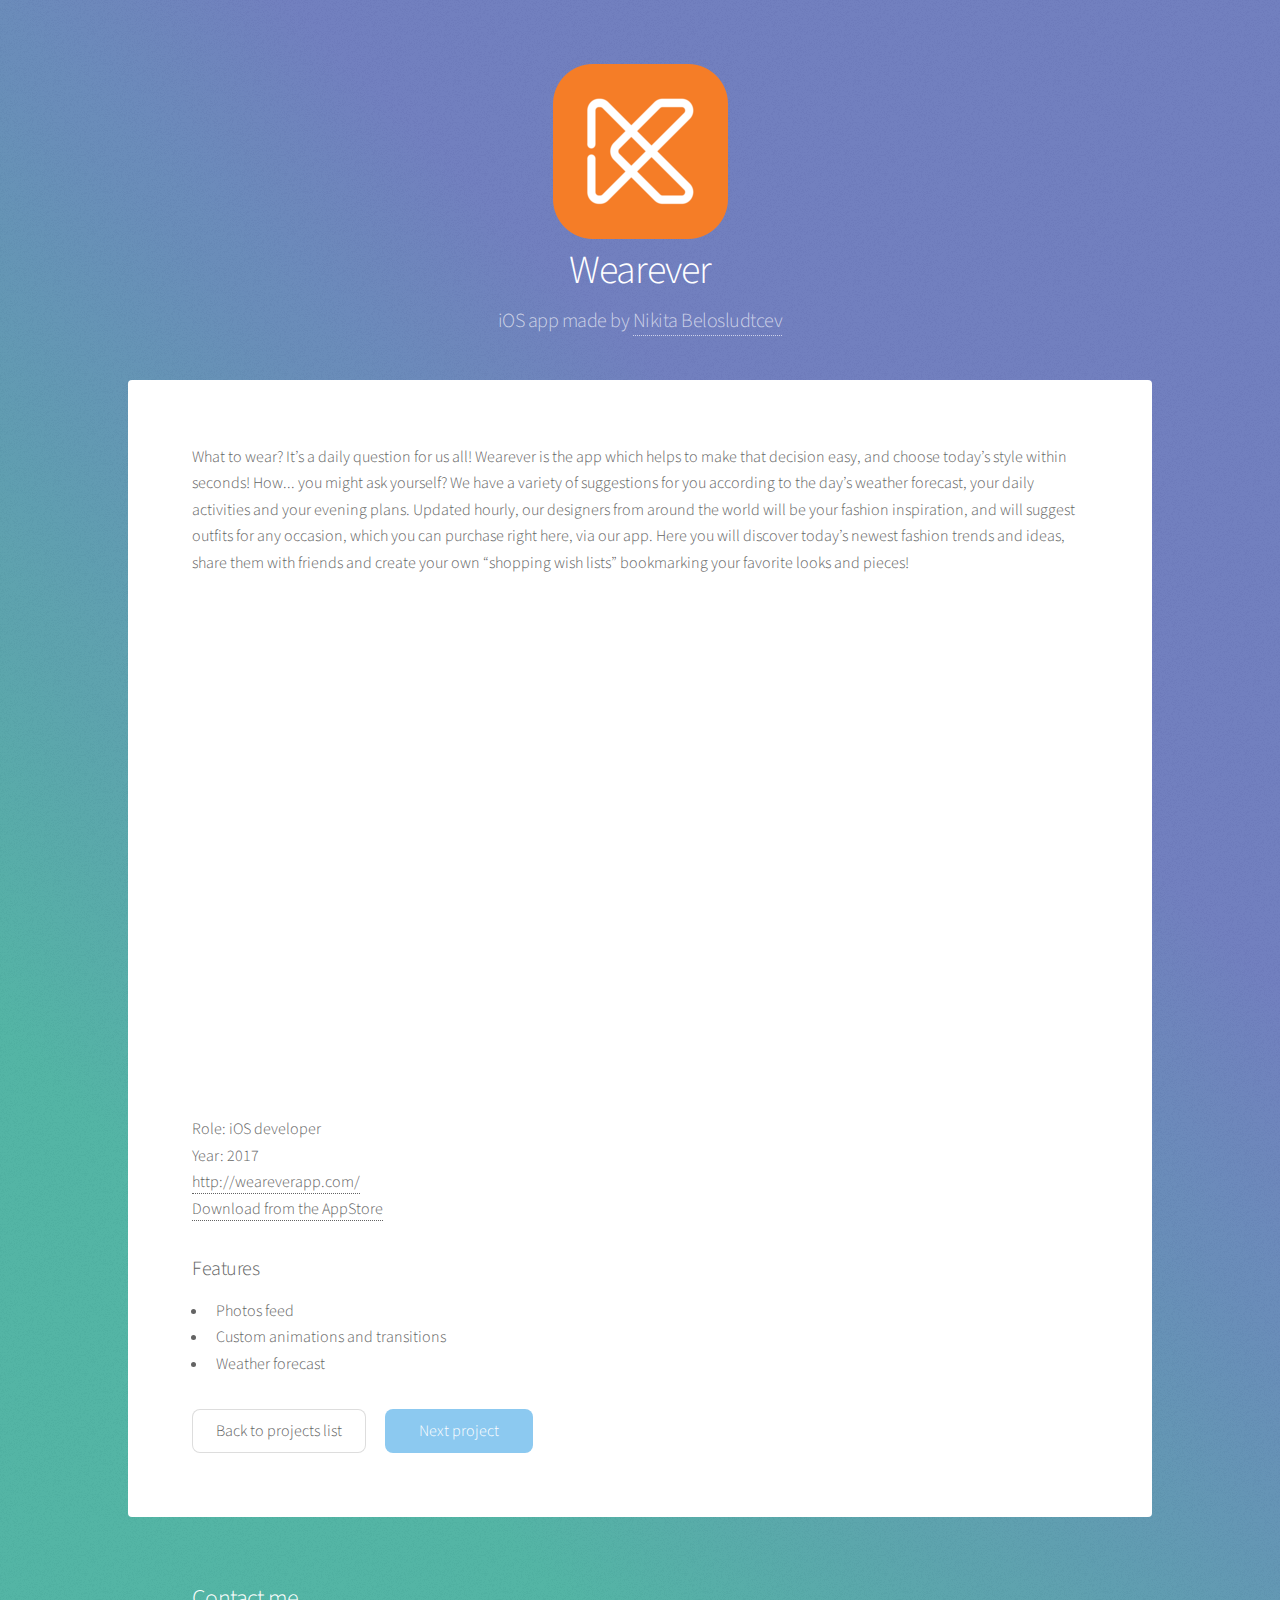
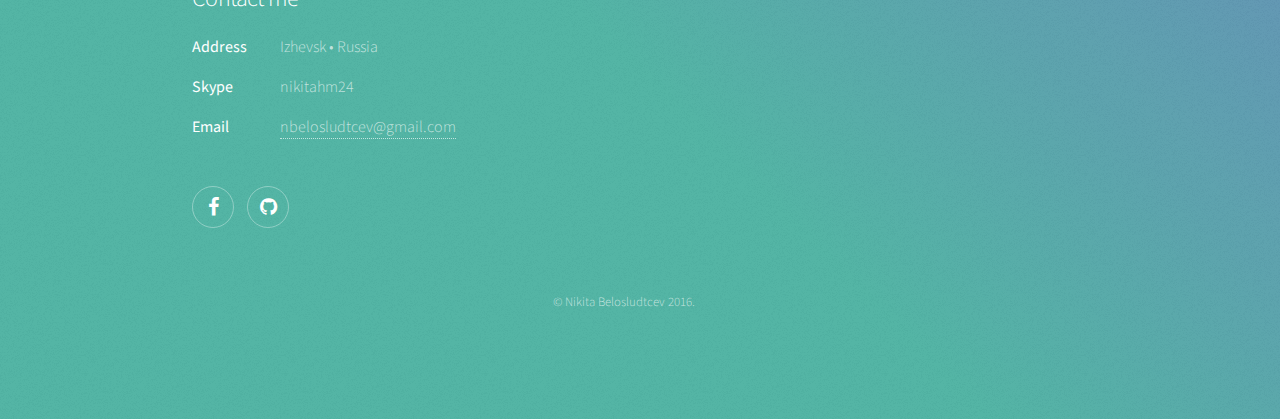
<file: wearever.html>
<!DOCTYPE HTML>
<!--
    Stellar by HTML5 UP
    html5up.net | @ajlkn
    Free for personal and commercial use under the CCA 3.0 license (html5up.net/license)
-->
<html>

<head>
    <link rel="icon" type="image/png" href="http://pereez.bget.ru/favicon.png">
    <title>Nikita Belosludtcev - Wearever iOS app</title>
    <meta charset="utf-8" />
    <meta name="viewport" content="width=device-width, initial-scale=1" />
    <!--[if lte IE 8]><script src="assets/js/ie/html5shiv.js"></script><![endif]-->
    <link rel="stylesheet" href="/assets/css/main.css" />
    <!--[if lte IE 9]><link rel="stylesheet" href="assets/css/ie9.css" /><![endif]-->
    <!--[if lte IE 8]><link rel="stylesheet" href="assets/css/ie8.css" /><![endif]-->
    <meta property="og:image" content="https://nikitabelosludtcev.github.io/preview1.png" />
</head>

<body class="projectPage">
    <!-- Wrapper -->
    <div id="wrapper">
        <!-- Header -->
        <header id="header">
            <span class="logo"><img src="/images/kwechild/icon.png" alt="" /></span>
            <h1>Wearever</h1>
            <p>iOS app made by <a href="/">Nikita Belosludtcev</a></p>
        </header>
        <!-- Main -->
        <div id="main">
            <!-- Content -->
            <section id="content" class="main">
                <p>
                    What to wear? It’s a daily question for us all! Wearever is the app which helps to make that decision easy, and choose today’s style within seconds! How... you might ask yourself? We have a variety of suggestions for you according to the day’s weather forecast, your daily activities and your evening plans. Updated hourly, our designers from around the world will be your fashion inspiration, and will suggest outfits for any occasion, which you can purchase right here, via our app. Here you will discover today’s newest fashion trends and ideas, share them with friends and create your own “shopping wish lists” bookmarking your favorite looks and pieces!</p>
                    <iframe src="https://player.vimeo.com/video/214872573" width="100%" height="500px" frameborder="0" webkitallowfullscreen mozallowfullscreen allowfullscreen></iframe>
                
                <p>
                    Role: iOS developer
                    <br> Year: 2017
                    <br> <a href="http://weareverapp.com/">http://weareverapp.com/</a>
                    <br> <a href="https://itunes.apple.com/en/app/wearever-your-weather-and-style-assistant/id1015278034?mt=8">Download from the AppStore</a>
                    <br>
                </p>
                <h3>Features</h3>
                <ul>
                    <li>Photos feed</li>
                    <li>Custom animations and transitions</li>
                    <li>Weather forecast</li>
                </ul>
                <ul class="actions">
                    <li><a href="/#projects" class="button">Back to projects list</a></li>
                    <li><a href="/spiti" class="button special">Next project</a></li>
                </ul>
            </section>
        </div>
        <!-- Footer -->
        <footer id="footer">
            <section>
                <h2>Contact me</h2>
                <dl class="alt">
                    <dt>Address</dt>
                    <dd>Izhevsk &bull; Russia</dd>
                    <dt>Skype</dt>
                    <dd>nikitahm24</dd>
                    <dt>Email</dt>
                    <dd><a href="mailto:nbelosludtcev@gmail.com">nbelosludtcev@gmail.com</a></dd>
                </dl>
                <ul class="icons">
                    <li><a href="https://www.facebook.com/nikita.belosludtcev" class="icon fa-facebook alt"><span class="label">Facebook</span></a></li>
                    <li><a href="https://github.com/nikitabelosludtcev" class="icon fa-github alt"><span class="label">GitHub</span></a></li>
                </ul>
            </section>
            <p class="copyright">&copy; Nikita Belosludtcev 2016.</p>
        </footer>
    </div>
    <!-- Scripts -->
    <script src="assets/js/jquery.min.js"></script>
    <script src="assets/js/jquery.scrollex.min.js"></script>
    <script src="assets/js/jquery.scrolly.min.js"></script>
    <script src="assets/js/skel.min.js"></script>
    <script src="assets/js/util.js"></script>
    <!--[if lte IE 8]><script src="assets/js/ie/respond.min.js"></script><![endif]-->
    <script src="assets/js/main.js"></script>
</body>

</html>
</file>
<file: assets/css/ie9.css>
/*
	Stellar by HTML5 UP
	html5up.net | @ajlkn
	Free for personal and commercial use under the CCA 3.0 license (html5up.net/license)
*/

/* Spotlight */

	.spotlight:after {
		content: '';
		display: block;
		clear: both;
	}

	.spotlight .content {
		float: left;
		width: 60%;
	}

	.spotlight .image {
		float: left;
	}

/* Features */

	.features:after {
		content: '';
		display: block;
		clear: both;
	}

	.features li {
		float: left;
	}

/* Statistics */

	.statistics {
		display: inline-block;
		width: auto;
	}

		.statistics:after {
			content: '';
			display: block;
			clear: both;
		}

		.statistics li {
			float: left;
			padding: 1.5em 2.5em;
		}

/* Footer */

	#footer > * {
		float: left;
	}

	#footer .copyright {
		clear: both;
	}
</file>
<file: assets/css/ie8.css>
/*
	Stellar by HTML5 UP
	html5up.net | @ajlkn
	Free for personal and commercial use under the CCA 3.0 license (html5up.net/license)
*/

/* Type */

	body {
		color: #ffffff;
	}

/* Button */

	.button {
		position: relative;
		border: solid 1px !important;
	}

		.button.special {
			border: none !important;
		}

/* Icon */

	.icon.major {
		-ms-behavior: url("assets/js/ie/PIE.htc");
	}

		.icon.major:before {
			font-size: 4em;
			border: 0;
		}

/* Spotlight */

	.spotlight .image {
		position: relative;
		-ms-behavior: url("assets/js/ie/PIE.htc");
	}

		.spotlight .image img {
			position: relative;
			-ms-behavior: url("assets/js/ie/PIE.htc");
		}

/* Features */

	.features li {
		width: 29%;
	}

/* Footer */

	#footer > * {
		width: 50%;
		margin-left: 0;
	}

/* Main */

	#main > .main > .image.main:first-child {
		margin-top: 0;
		margin-left: 0;
		width: 100%;
	}
</file>
<file: assets/css/main.css>
@import url(font-awesome.min.css);
@import "https://fonts.googleapis.com/css?family=Source+Sans+Pro:300,400";

/*
	Stellar by HTML5 UP
	html5up.net | @ajlkn
	Free for personal and commercial use under the CCA 3.0 license (html5up.net/license)
*/

/* Reset */

	html, body, div, span, applet, object, iframe, h1, h2, h3, h4, h5, h6, p, blockquote, pre, a, abbr, acronym, address, big, cite, code, del, dfn, em, img, ins, kbd, q, s, samp, small, strike, strong, sub, sup, tt, var, b, u, i, center, dl, dt, dd, ol, ul, li, fieldset, form, label, legend, table, caption, tbody, tfoot, thead, tr, th, td, article, aside, canvas, details, embed, figure, figcaption, footer, header, hgroup, menu, nav, output, ruby, section, summary, time, mark, audio, video {
		margin: 0;
		padding: 0;
		border: 0;
		font-size: 100%;
		font: inherit;
		vertical-align: baseline;
	}

	article, aside, details, figcaption, figure, footer, header, hgroup, menu, nav, section {
		display: block;
	}

	body {
		line-height: 1;
	}

	ol, ul {
		list-style: none;
	}

	blockquote, q {
		quotes: none;
	}

	blockquote:before, blockquote:after, q:before, q:after {
		content: '';
		content: none;
	}

	table {
		border-collapse: collapse;
		border-spacing: 0;
	}

	body {
		-webkit-text-size-adjust: none;
	}

/* Box Model */

	*, *:before, *:after {
		-moz-box-sizing: border-box;
		-webkit-box-sizing: border-box;
		box-sizing: border-box;
	}

/* Grid */

	.row {
		border-bottom: solid 1px transparent;
		-moz-box-sizing: border-box;
		-webkit-box-sizing: border-box;
		box-sizing: border-box;
	}

	.row > * {
		float: left;
		-moz-box-sizing: border-box;
		-webkit-box-sizing: border-box;
		box-sizing: border-box;
	}

	.row:after, .row:before {
		content: '';
		display: block;
		clear: both;
		height: 0;
	}

	.row.uniform > * > :first-child {
		margin-top: 0;
	}

	.row.uniform > * > :last-child {
		margin-bottom: 0;
	}

	.row.\30 \25 > * {
		padding: 0 0 0 0em;
	}

	.row.\30 \25 {
		margin: 0 0 -1px 0em;
	}

	.row.uniform.\30 \25 > * {
		padding: 0em 0 0 0em;
	}

	.row.uniform.\30 \25 {
		margin: 0em 0 -1px 0em;
	}

	.row > * {
		padding: 0 0 0 1.5em;
	}

	.row {
		margin: 0 0 -1px -1.5em;
	}

	.row.uniform > * {
		padding: 1.5em 0 0 1.5em;
	}

	.row.uniform {
		margin: -1.5em 0 -1px -1.5em;
	}

	.row.\32 00\25 > * {
		padding: 0 0 0 3em;
	}

	.row.\32 00\25 {
		margin: 0 0 -1px -3em;
	}

	.row.uniform.\32 00\25 > * {
		padding: 3em 0 0 3em;
	}

	.row.uniform.\32 00\25 {
		margin: -3em 0 -1px -3em;
	}

	.row.\31 50\25 > * {
		padding: 0 0 0 2.25em;
	}

	.row.\31 50\25 {
		margin: 0 0 -1px -2.25em;
	}

	.row.uniform.\31 50\25 > * {
		padding: 2.25em 0 0 2.25em;
	}

	.row.uniform.\31 50\25 {
		margin: -2.25em 0 -1px -2.25em;
	}

	.row.\35 0\25 > * {
		padding: 0 0 0 0.75em;
	}

	.row.\35 0\25 {
		margin: 0 0 -1px -0.75em;
	}

	.row.uniform.\35 0\25 > * {
		padding: 0.75em 0 0 0.75em;
	}

	.row.uniform.\35 0\25 {
		margin: -0.75em 0 -1px -0.75em;
	}

	.row.\32 5\25 > * {
		padding: 0 0 0 0.375em;
	}

	.row.\32 5\25 {
		margin: 0 0 -1px -0.375em;
	}

	.row.uniform.\32 5\25 > * {
		padding: 0.375em 0 0 0.375em;
	}

	.row.uniform.\32 5\25 {
		margin: -0.375em 0 -1px -0.375em;
	}

	.\31 2u, .\31 2u\24 {
		width: 100%;
		clear: none;
		margin-left: 0;
	}

	.\31 1u, .\31 1u\24 {
		width: 91.6666666667%;
		clear: none;
		margin-left: 0;
	}

	.\31 0u, .\31 0u\24 {
		width: 83.3333333333%;
		clear: none;
		margin-left: 0;
	}

	.\39 u, .\39 u\24 {
		width: 75%;
		clear: none;
		margin-left: 0;
	}

	.\38 u, .\38 u\24 {
		width: 66.6666666667%;
		clear: none;
		margin-left: 0;
	}

	.\37 u, .\37 u\24 {
		width: 58.3333333333%;
		clear: none;
		margin-left: 0;
	}

	.\36 u, .\36 u\24 {
		width: 50%;
		clear: none;
		margin-left: 0;
	}

	.\35 u, .\35 u\24 {
		width: 41.6666666667%;
		clear: none;
		margin-left: 0;
	}

	.\34 u, .\34 u\24 {
		width: 33.3333333333%;
		clear: none;
		margin-left: 0;
	}

	.\33 u, .\33 u\24 {
		width: 25%;
		clear: none;
		margin-left: 0;
	}

	.\32 u, .\32 u\24 {
		width: 16.6666666667%;
		clear: none;
		margin-left: 0;
	}

	.\31 u, .\31 u\24 {
		width: 8.3333333333%;
		clear: none;
		margin-left: 0;
	}

	.\31 2u\24 + *,
	.\31 1u\24 + *,
	.\31 0u\24 + *,
	.\39 u\24 + *,
	.\38 u\24 + *,
	.\37 u\24 + *,
	.\36 u\24 + *,
	.\35 u\24 + *,
	.\34 u\24 + *,
	.\33 u\24 + *,
	.\32 u\24 + *,
	.\31 u\24 + * {
		clear: left;
	}

	.\-11u {
		margin-left: 91.66667%;
	}

	.\-10u {
		margin-left: 83.33333%;
	}

	.\-9u {
		margin-left: 75%;
	}

	.\-8u {
		margin-left: 66.66667%;
	}

	.\-7u {
		margin-left: 58.33333%;
	}

	.\-6u {
		margin-left: 50%;
	}

	.\-5u {
		margin-left: 41.66667%;
	}

	.\-4u {
		margin-left: 33.33333%;
	}

	.\-3u {
		margin-left: 25%;
	}

	.\-2u {
		margin-left: 16.66667%;
	}

	.\-1u {
		margin-left: 8.33333%;
	}

	@media screen and (max-width: 1680px) {

		.row > * {
			padding: 0 0 0 1.5em;
		}

		.row {
			margin: 0 0 -1px -1.5em;
		}

		.row.uniform > * {
			padding: 1.5em 0 0 1.5em;
		}

		.row.uniform {
			margin: -1.5em 0 -1px -1.5em;
		}

		.row.\32 00\25 > * {
			padding: 0 0 0 3em;
		}

		.row.\32 00\25 {
			margin: 0 0 -1px -3em;
		}

		.row.uniform.\32 00\25 > * {
			padding: 3em 0 0 3em;
		}

		.row.uniform.\32 00\25 {
			margin: -3em 0 -1px -3em;
		}

		.row.\31 50\25 > * {
			padding: 0 0 0 2.25em;
		}

		.row.\31 50\25 {
			margin: 0 0 -1px -2.25em;
		}

		.row.uniform.\31 50\25 > * {
			padding: 2.25em 0 0 2.25em;
		}

		.row.uniform.\31 50\25 {
			margin: -2.25em 0 -1px -2.25em;
		}

		.row.\35 0\25 > * {
			padding: 0 0 0 0.75em;
		}

		.row.\35 0\25 {
			margin: 0 0 -1px -0.75em;
		}

		.row.uniform.\35 0\25 > * {
			padding: 0.75em 0 0 0.75em;
		}

		.row.uniform.\35 0\25 {
			margin: -0.75em 0 -1px -0.75em;
		}

		.row.\32 5\25 > * {
			padding: 0 0 0 0.375em;
		}

		.row.\32 5\25 {
			margin: 0 0 -1px -0.375em;
		}

		.row.uniform.\32 5\25 > * {
			padding: 0.375em 0 0 0.375em;
		}

		.row.uniform.\32 5\25 {
			margin: -0.375em 0 -1px -0.375em;
		}

		.\31 2u\28xlarge\29, .\31 2u\24\28xlarge\29 {
			width: 100%;
			clear: none;
			margin-left: 0;
		}

		.\31 1u\28xlarge\29, .\31 1u\24\28xlarge\29 {
			width: 91.6666666667%;
			clear: none;
			margin-left: 0;
		}

		.\31 0u\28xlarge\29, .\31 0u\24\28xlarge\29 {
			width: 83.3333333333%;
			clear: none;
			margin-left: 0;
		}

		.\39 u\28xlarge\29, .\39 u\24\28xlarge\29 {
			width: 75%;
			clear: none;
			margin-left: 0;
		}

		.\38 u\28xlarge\29, .\38 u\24\28xlarge\29 {
			width: 66.6666666667%;
			clear: none;
			margin-left: 0;
		}

		.\37 u\28xlarge\29, .\37 u\24\28xlarge\29 {
			width: 58.3333333333%;
			clear: none;
			margin-left: 0;
		}

		.\36 u\28xlarge\29, .\36 u\24\28xlarge\29 {
			width: 50%;
			clear: none;
			margin-left: 0;
		}

		.\35 u\28xlarge\29, .\35 u\24\28xlarge\29 {
			width: 41.6666666667%;
			clear: none;
			margin-left: 0;
		}

		.\34 u\28xlarge\29, .\34 u\24\28xlarge\29 {
			width: 33.3333333333%;
			clear: none;
			margin-left: 0;
		}

		.\33 u\28xlarge\29, .\33 u\24\28xlarge\29 {
			width: 25%;
			clear: none;
			margin-left: 0;
		}

		.\32 u\28xlarge\29, .\32 u\24\28xlarge\29 {
			width: 16.6666666667%;
			clear: none;
			margin-left: 0;
		}

		.\31 u\28xlarge\29, .\31 u\24\28xlarge\29 {
			width: 8.3333333333%;
			clear: none;
			margin-left: 0;
		}

		.\31 2u\24\28xlarge\29 + *,
		.\31 1u\24\28xlarge\29 + *,
		.\31 0u\24\28xlarge\29 + *,
		.\39 u\24\28xlarge\29 + *,
		.\38 u\24\28xlarge\29 + *,
		.\37 u\24\28xlarge\29 + *,
		.\36 u\24\28xlarge\29 + *,
		.\35 u\24\28xlarge\29 + *,
		.\34 u\24\28xlarge\29 + *,
		.\33 u\24\28xlarge\29 + *,
		.\32 u\24\28xlarge\29 + *,
		.\31 u\24\28xlarge\29 + * {
			clear: left;
		}

		.\-11u\28xlarge\29 {
			margin-left: 91.66667%;
		}

		.\-10u\28xlarge\29 {
			margin-left: 83.33333%;
		}

		.\-9u\28xlarge\29 {
			margin-left: 75%;
		}

		.\-8u\28xlarge\29 {
			margin-left: 66.66667%;
		}

		.\-7u\28xlarge\29 {
			margin-left: 58.33333%;
		}

		.\-6u\28xlarge\29 {
			margin-left: 50%;
		}

		.\-5u\28xlarge\29 {
			margin-left: 41.66667%;
		}

		.\-4u\28xlarge\29 {
			margin-left: 33.33333%;
		}

		.\-3u\28xlarge\29 {
			margin-left: 25%;
		}

		.\-2u\28xlarge\29 {
			margin-left: 16.66667%;
		}

		.\-1u\28xlarge\29 {
			margin-left: 8.33333%;
		}

	}

	@media screen and (max-width: 1280px) {

		.row > * {
			padding: 0 0 0 1.5em;
		}

		.row {
			margin: 0 0 -1px -1.5em;
		}

		.row.uniform > * {
			padding: 1.5em 0 0 1.5em;
		}

		.row.uniform {
			margin: -1.5em 0 -1px -1.5em;
		}

		.row.\32 00\25 > * {
			padding: 0 0 0 3em;
		}

		.row.\32 00\25 {
			margin: 0 0 -1px -3em;
		}

		.row.uniform.\32 00\25 > * {
			padding: 3em 0 0 3em;
		}

		.row.uniform.\32 00\25 {
			margin: -3em 0 -1px -3em;
		}

		.row.\31 50\25 > * {
			padding: 0 0 0 2.25em;
		}

		.row.\31 50\25 {
			margin: 0 0 -1px -2.25em;
		}

		.row.uniform.\31 50\25 > * {
			padding: 2.25em 0 0 2.25em;
		}

		.row.uniform.\31 50\25 {
			margin: -2.25em 0 -1px -2.25em;
		}

		.row.\35 0\25 > * {
			padding: 0 0 0 0.75em;
		}

		.row.\35 0\25 {
			margin: 0 0 -1px -0.75em;
		}

		.row.uniform.\35 0\25 > * {
			padding: 0.75em 0 0 0.75em;
		}

		.row.uniform.\35 0\25 {
			margin: -0.75em 0 -1px -0.75em;
		}

		.row.\32 5\25 > * {
			padding: 0 0 0 0.375em;
		}

		.row.\32 5\25 {
			margin: 0 0 -1px -0.375em;
		}

		.row.uniform.\32 5\25 > * {
			padding: 0.375em 0 0 0.375em;
		}

		.row.uniform.\32 5\25 {
			margin: -0.375em 0 -1px -0.375em;
		}

		.\31 2u\28large\29, .\31 2u\24\28large\29 {
			width: 100%;
			clear: none;
			margin-left: 0;
		}

		.\31 1u\28large\29, .\31 1u\24\28large\29 {
			width: 91.6666666667%;
			clear: none;
			margin-left: 0;
		}

		.\31 0u\28large\29, .\31 0u\24\28large\29 {
			width: 83.3333333333%;
			clear: none;
			margin-left: 0;
		}

		.\39 u\28large\29, .\39 u\24\28large\29 {
			width: 75%;
			clear: none;
			margin-left: 0;
		}

		.\38 u\28large\29, .\38 u\24\28large\29 {
			width: 66.6666666667%;
			clear: none;
			margin-left: 0;
		}

		.\37 u\28large\29, .\37 u\24\28large\29 {
			width: 58.3333333333%;
			clear: none;
			margin-left: 0;
		}

		.\36 u\28large\29, .\36 u\24\28large\29 {
			width: 50%;
			clear: none;
			margin-left: 0;
		}

		.\35 u\28large\29, .\35 u\24\28large\29 {
			width: 41.6666666667%;
			clear: none;
			margin-left: 0;
		}

		.\34 u\28large\29, .\34 u\24\28large\29 {
			width: 33.3333333333%;
			clear: none;
			margin-left: 0;
		}

		.\33 u\28large\29, .\33 u\24\28large\29 {
			width: 25%;
			clear: none;
			margin-left: 0;
		}

		.\32 u\28large\29, .\32 u\24\28large\29 {
			width: 16.6666666667%;
			clear: none;
			margin-left: 0;
		}

		.\31 u\28large\29, .\31 u\24\28large\29 {
			width: 8.3333333333%;
			clear: none;
			margin-left: 0;
		}

		.\31 2u\24\28large\29 + *,
		.\31 1u\24\28large\29 + *,
		.\31 0u\24\28large\29 + *,
		.\39 u\24\28large\29 + *,
		.\38 u\24\28large\29 + *,
		.\37 u\24\28large\29 + *,
		.\36 u\24\28large\29 + *,
		.\35 u\24\28large\29 + *,
		.\34 u\24\28large\29 + *,
		.\33 u\24\28large\29 + *,
		.\32 u\24\28large\29 + *,
		.\31 u\24\28large\29 + * {
			clear: left;
		}

		.\-11u\28large\29 {
			margin-left: 91.66667%;
		}

		.\-10u\28large\29 {
			margin-left: 83.33333%;
		}

		.\-9u\28large\29 {
			margin-left: 75%;
		}

		.\-8u\28large\29 {
			margin-left: 66.66667%;
		}

		.\-7u\28large\29 {
			margin-left: 58.33333%;
		}

		.\-6u\28large\29 {
			margin-left: 50%;
		}

		.\-5u\28large\29 {
			margin-left: 41.66667%;
		}

		.\-4u\28large\29 {
			margin-left: 33.33333%;
		}

		.\-3u\28large\29 {
			margin-left: 25%;
		}

		.\-2u\28large\29 {
			margin-left: 16.66667%;
		}

		.\-1u\28large\29 {
			margin-left: 8.33333%;
		}

	}

	@media screen and (max-width: 980px) {

		.row > * {
			padding: 0 0 0 1.5em;
		}

		.row {
			margin: 0 0 -1px -1.5em;
		}

		.row.uniform > * {
			padding: 1.5em 0 0 1.5em;
		}

		.row.uniform {
			margin: -1.5em 0 -1px -1.5em;
		}

		.row.\32 00\25 > * {
			padding: 0 0 0 3em;
		}

		.row.\32 00\25 {
			margin: 0 0 -1px -3em;
		}

		.row.uniform.\32 00\25 > * {
			padding: 3em 0 0 3em;
		}

		.row.uniform.\32 00\25 {
			margin: -3em 0 -1px -3em;
		}

		.row.\31 50\25 > * {
			padding: 0 0 0 2.25em;
		}

		.row.\31 50\25 {
			margin: 0 0 -1px -2.25em;
		}

		.row.uniform.\31 50\25 > * {
			padding: 2.25em 0 0 2.25em;
		}

		.row.uniform.\31 50\25 {
			margin: -2.25em 0 -1px -2.25em;
		}

		.row.\35 0\25 > * {
			padding: 0 0 0 0.75em;
		}

		.row.\35 0\25 {
			margin: 0 0 -1px -0.75em;
		}

		.row.uniform.\35 0\25 > * {
			padding: 0.75em 0 0 0.75em;
		}

		.row.uniform.\35 0\25 {
			margin: -0.75em 0 -1px -0.75em;
		}

		.row.\32 5\25 > * {
			padding: 0 0 0 0.375em;
		}

		.row.\32 5\25 {
			margin: 0 0 -1px -0.375em;
		}

		.row.uniform.\32 5\25 > * {
			padding: 0.375em 0 0 0.375em;
		}

		.row.uniform.\32 5\25 {
			margin: -0.375em 0 -1px -0.375em;
		}

		.\31 2u\28medium\29, .\31 2u\24\28medium\29 {
			width: 100%;
			clear: none;
			margin-left: 0;
		}

		.\31 1u\28medium\29, .\31 1u\24\28medium\29 {
			width: 91.6666666667%;
			clear: none;
			margin-left: 0;
		}

		.\31 0u\28medium\29, .\31 0u\24\28medium\29 {
			width: 83.3333333333%;
			clear: none;
			margin-left: 0;
		}

		.\39 u\28medium\29, .\39 u\24\28medium\29 {
			width: 75%;
			clear: none;
			margin-left: 0;
		}

		.\38 u\28medium\29, .\38 u\24\28medium\29 {
			width: 66.6666666667%;
			clear: none;
			margin-left: 0;
		}

		.\37 u\28medium\29, .\37 u\24\28medium\29 {
			width: 58.3333333333%;
			clear: none;
			margin-left: 0;
		}

		.\36 u\28medium\29, .\36 u\24\28medium\29 {
			width: 50%;
			clear: none;
			margin-left: 0;
		}

		.\35 u\28medium\29, .\35 u\24\28medium\29 {
			width: 41.6666666667%;
			clear: none;
			margin-left: 0;
		}

		.\34 u\28medium\29, .\34 u\24\28medium\29 {
			width: 33.3333333333%;
			clear: none;
			margin-left: 0;
		}

		.\33 u\28medium\29, .\33 u\24\28medium\29 {
			width: 25%;
			clear: none;
			margin-left: 0;
		}

		.\32 u\28medium\29, .\32 u\24\28medium\29 {
			width: 16.6666666667%;
			clear: none;
			margin-left: 0;
		}

		.\31 u\28medium\29, .\31 u\24\28medium\29 {
			width: 8.3333333333%;
			clear: none;
			margin-left: 0;
		}

		.\31 2u\24\28medium\29 + *,
		.\31 1u\24\28medium\29 + *,
		.\31 0u\24\28medium\29 + *,
		.\39 u\24\28medium\29 + *,
		.\38 u\24\28medium\29 + *,
		.\37 u\24\28medium\29 + *,
		.\36 u\24\28medium\29 + *,
		.\35 u\24\28medium\29 + *,
		.\34 u\24\28medium\29 + *,
		.\33 u\24\28medium\29 + *,
		.\32 u\24\28medium\29 + *,
		.\31 u\24\28medium\29 + * {
			clear: left;
		}

		.\-11u\28medium\29 {
			margin-left: 91.66667%;
		}

		.\-10u\28medium\29 {
			margin-left: 83.33333%;
		}

		.\-9u\28medium\29 {
			margin-left: 75%;
		}

		.\-8u\28medium\29 {
			margin-left: 66.66667%;
		}

		.\-7u\28medium\29 {
			margin-left: 58.33333%;
		}

		.\-6u\28medium\29 {
			margin-left: 50%;
		}

		.\-5u\28medium\29 {
			margin-left: 41.66667%;
		}

		.\-4u\28medium\29 {
			margin-left: 33.33333%;
		}

		.\-3u\28medium\29 {
			margin-left: 25%;
		}

		.\-2u\28medium\29 {
			margin-left: 16.66667%;
		}

		.\-1u\28medium\29 {
			margin-left: 8.33333%;
		}

	}

	@media screen and (max-width: 736px) {

		.row > * {
			padding: 0 0 0 1em;
		}

		.row {
			margin: 0 0 -1px -1em;
		}

		.row.uniform > * {
			padding: 1em 0 0 1em;
		}

		.row.uniform {
			margin: -1em 0 -1px -1em;
		}

		.row.\32 00\25 > * {
			padding: 0 0 0 2em;
		}

		.row.\32 00\25 {
			margin: 0 0 -1px -2em;
		}

		.row.uniform.\32 00\25 > * {
			padding: 2em 0 0 2em;
		}

		.row.uniform.\32 00\25 {
			margin: -2em 0 -1px -2em;
		}

		.row.\31 50\25 > * {
			padding: 0 0 0 1.5em;
		}

		.row.\31 50\25 {
			margin: 0 0 -1px -1.5em;
		}

		.row.uniform.\31 50\25 > * {
			padding: 1.5em 0 0 1.5em;
		}

		.row.uniform.\31 50\25 {
			margin: -1.5em 0 -1px -1.5em;
		}

		.row.\35 0\25 > * {
			padding: 0 0 0 0.5em;
		}

		.row.\35 0\25 {
			margin: 0 0 -1px -0.5em;
		}

		.row.uniform.\35 0\25 > * {
			padding: 0.5em 0 0 0.5em;
		}

		.row.uniform.\35 0\25 {
			margin: -0.5em 0 -1px -0.5em;
		}

		.row.\32 5\25 > * {
			padding: 0 0 0 0.25em;
		}

		.row.\32 5\25 {
			margin: 0 0 -1px -0.25em;
		}

		.row.uniform.\32 5\25 > * {
			padding: 0.25em 0 0 0.25em;
		}

		.row.uniform.\32 5\25 {
			margin: -0.25em 0 -1px -0.25em;
		}

		.\31 2u\28small\29, .\31 2u\24\28small\29 {
			width: 100%;
			clear: none;
			margin-left: 0;
		}

		.\31 1u\28small\29, .\31 1u\24\28small\29 {
			width: 91.6666666667%;
			clear: none;
			margin-left: 0;
		}

		.\31 0u\28small\29, .\31 0u\24\28small\29 {
			width: 83.3333333333%;
			clear: none;
			margin-left: 0;
		}

		.\39 u\28small\29, .\39 u\24\28small\29 {
			width: 75%;
			clear: none;
			margin-left: 0;
		}

		.\38 u\28small\29, .\38 u\24\28small\29 {
			width: 66.6666666667%;
			clear: none;
			margin-left: 0;
		}

		.\37 u\28small\29, .\37 u\24\28small\29 {
			width: 58.3333333333%;
			clear: none;
			margin-left: 0;
		}

		.\36 u\28small\29, .\36 u\24\28small\29 {
			width: 50%;
			clear: none;
			margin-left: 0;
		}

		.\35 u\28small\29, .\35 u\24\28small\29 {
			width: 41.6666666667%;
			clear: none;
			margin-left: 0;
		}

		.\34 u\28small\29, .\34 u\24\28small\29 {
			width: 33.3333333333%;
			clear: none;
			margin-left: 0;
		}

		.\33 u\28small\29, .\33 u\24\28small\29 {
			width: 25%;
			clear: none;
			margin-left: 0;
		}

		.\32 u\28small\29, .\32 u\24\28small\29 {
			width: 16.6666666667%;
			clear: none;
			margin-left: 0;
		}

		.\31 u\28small\29, .\31 u\24\28small\29 {
			width: 8.3333333333%;
			clear: none;
			margin-left: 0;
		}

		.\31 2u\24\28small\29 + *,
		.\31 1u\24\28small\29 + *,
		.\31 0u\24\28small\29 + *,
		.\39 u\24\28small\29 + *,
		.\38 u\24\28small\29 + *,
		.\37 u\24\28small\29 + *,
		.\36 u\24\28small\29 + *,
		.\35 u\24\28small\29 + *,
		.\34 u\24\28small\29 + *,
		.\33 u\24\28small\29 + *,
		.\32 u\24\28small\29 + *,
		.\31 u\24\28small\29 + * {
			clear: left;
		}

		.\-11u\28small\29 {
			margin-left: 91.66667%;
		}

		.\-10u\28small\29 {
			margin-left: 83.33333%;
		}

		.\-9u\28small\29 {
			margin-left: 75%;
		}

		.\-8u\28small\29 {
			margin-left: 66.66667%;
		}

		.\-7u\28small\29 {
			margin-left: 58.33333%;
		}

		.\-6u\28small\29 {
			margin-left: 50%;
		}

		.\-5u\28small\29 {
			margin-left: 41.66667%;
		}

		.\-4u\28small\29 {
			margin-left: 33.33333%;
		}

		.\-3u\28small\29 {
			margin-left: 25%;
		}

		.\-2u\28small\29 {
			margin-left: 16.66667%;
		}

		.\-1u\28small\29 {
			margin-left: 8.33333%;
		}

	}

	@media screen and (max-width: 480px) {

		.row > * {
			padding: 0 0 0 1em;
		}

		.row {
			margin: 0 0 -1px -1em;
		}

		.row.uniform > * {
			padding: 1em 0 0 1em;
		}

		.row.uniform {
			margin: -1em 0 -1px -1em;
		}

		.row.\32 00\25 > * {
			padding: 0 0 0 2em;
		}

		.row.\32 00\25 {
			margin: 0 0 -1px -2em;
		}

		.row.uniform.\32 00\25 > * {
			padding: 2em 0 0 2em;
		}

		.row.uniform.\32 00\25 {
			margin: -2em 0 -1px -2em;
		}

		.row.\31 50\25 > * {
			padding: 0 0 0 1.5em;
		}

		.row.\31 50\25 {
			margin: 0 0 -1px -1.5em;
		}

		.row.uniform.\31 50\25 > * {
			padding: 1.5em 0 0 1.5em;
		}

		.row.uniform.\31 50\25 {
			margin: -1.5em 0 -1px -1.5em;
		}

		.row.\35 0\25 > * {
			padding: 0 0 0 0.5em;
		}

		.row.\35 0\25 {
			margin: 0 0 -1px -0.5em;
		}

		.row.uniform.\35 0\25 > * {
			padding: 0.5em 0 0 0.5em;
		}

		.row.uniform.\35 0\25 {
			margin: -0.5em 0 -1px -0.5em;
		}

		.row.\32 5\25 > * {
			padding: 0 0 0 0.25em;
		}

		.row.\32 5\25 {
			margin: 0 0 -1px -0.25em;
		}

		.row.uniform.\32 5\25 > * {
			padding: 0.25em 0 0 0.25em;
		}

		.row.uniform.\32 5\25 {
			margin: -0.25em 0 -1px -0.25em;
		}

		.\31 2u\28xsmall\29, .\31 2u\24\28xsmall\29 {
			width: 100%;
			clear: none;
			margin-left: 0;
		}

		.\31 1u\28xsmall\29, .\31 1u\24\28xsmall\29 {
			width: 91.6666666667%;
			clear: none;
			margin-left: 0;
		}

		.\31 0u\28xsmall\29, .\31 0u\24\28xsmall\29 {
			width: 83.3333333333%;
			clear: none;
			margin-left: 0;
		}

		.\39 u\28xsmall\29, .\39 u\24\28xsmall\29 {
			width: 75%;
			clear: none;
			margin-left: 0;
		}

		.\38 u\28xsmall\29, .\38 u\24\28xsmall\29 {
			width: 66.6666666667%;
			clear: none;
			margin-left: 0;
		}

		.\37 u\28xsmall\29, .\37 u\24\28xsmall\29 {
			width: 58.3333333333%;
			clear: none;
			margin-left: 0;
		}

		.\36 u\28xsmall\29, .\36 u\24\28xsmall\29 {
			width: 50%;
			clear: none;
			margin-left: 0;
		}

		.\35 u\28xsmall\29, .\35 u\24\28xsmall\29 {
			width: 41.6666666667%;
			clear: none;
			margin-left: 0;
		}

		.\34 u\28xsmall\29, .\34 u\24\28xsmall\29 {
			width: 33.3333333333%;
			clear: none;
			margin-left: 0;
		}

		.\33 u\28xsmall\29, .\33 u\24\28xsmall\29 {
			width: 25%;
			clear: none;
			margin-left: 0;
		}

		.\32 u\28xsmall\29, .\32 u\24\28xsmall\29 {
			width: 16.6666666667%;
			clear: none;
			margin-left: 0;
		}

		.\31 u\28xsmall\29, .\31 u\24\28xsmall\29 {
			width: 8.3333333333%;
			clear: none;
			margin-left: 0;
		}

		.\31 2u\24\28xsmall\29 + *,
		.\31 1u\24\28xsmall\29 + *,
		.\31 0u\24\28xsmall\29 + *,
		.\39 u\24\28xsmall\29 + *,
		.\38 u\24\28xsmall\29 + *,
		.\37 u\24\28xsmall\29 + *,
		.\36 u\24\28xsmall\29 + *,
		.\35 u\24\28xsmall\29 + *,
		.\34 u\24\28xsmall\29 + *,
		.\33 u\24\28xsmall\29 + *,
		.\32 u\24\28xsmall\29 + *,
		.\31 u\24\28xsmall\29 + * {
			clear: left;
		}

		.\-11u\28xsmall\29 {
			margin-left: 91.66667%;
		}

		.\-10u\28xsmall\29 {
			margin-left: 83.33333%;
		}

		.\-9u\28xsmall\29 {
			margin-left: 75%;
		}

		.\-8u\28xsmall\29 {
			margin-left: 66.66667%;
		}

		.\-7u\28xsmall\29 {
			margin-left: 58.33333%;
		}

		.\-6u\28xsmall\29 {
			margin-left: 50%;
		}

		.\-5u\28xsmall\29 {
			margin-left: 41.66667%;
		}

		.\-4u\28xsmall\29 {
			margin-left: 33.33333%;
		}

		.\-3u\28xsmall\29 {
			margin-left: 25%;
		}

		.\-2u\28xsmall\29 {
			margin-left: 16.66667%;
		}

		.\-1u\28xsmall\29 {
			margin-left: 8.33333%;
		}

	}

	@media screen and (max-width: 360px) {

		.row > * {
			padding: 0 0 0 1em;
		}

		.row {
			margin: 0 0 -1px -1em;
		}

		.row.uniform > * {
			padding: 1em 0 0 1em;
		}

		.row.uniform {
			margin: -1em 0 -1px -1em;
		}

		.row.\32 00\25 > * {
			padding: 0 0 0 2em;
		}

		.row.\32 00\25 {
			margin: 0 0 -1px -2em;
		}

		.row.uniform.\32 00\25 > * {
			padding: 2em 0 0 2em;
		}

		.row.uniform.\32 00\25 {
			margin: -2em 0 -1px -2em;
		}

		.row.\31 50\25 > * {
			padding: 0 0 0 1.5em;
		}

		.row.\31 50\25 {
			margin: 0 0 -1px -1.5em;
		}

		.row.uniform.\31 50\25 > * {
			padding: 1.5em 0 0 1.5em;
		}

		.row.uniform.\31 50\25 {
			margin: -1.5em 0 -1px -1.5em;
		}

		.row.\35 0\25 > * {
			padding: 0 0 0 0.5em;
		}

		.row.\35 0\25 {
			margin: 0 0 -1px -0.5em;
		}

		.row.uniform.\35 0\25 > * {
			padding: 0.5em 0 0 0.5em;
		}

		.row.uniform.\35 0\25 {
			margin: -0.5em 0 -1px -0.5em;
		}

		.row.\32 5\25 > * {
			padding: 0 0 0 0.25em;
		}

		.row.\32 5\25 {
			margin: 0 0 -1px -0.25em;
		}

		.row.uniform.\32 5\25 > * {
			padding: 0.25em 0 0 0.25em;
		}

		.row.uniform.\32 5\25 {
			margin: -0.25em 0 -1px -0.25em;
		}

		.\31 2u\28xxsmall\29, .\31 2u\24\28xxsmall\29 {
			width: 100%;
			clear: none;
			margin-left: 0;
		}

		.\31 1u\28xxsmall\29, .\31 1u\24\28xxsmall\29 {
			width: 91.6666666667%;
			clear: none;
			margin-left: 0;
		}

		.\31 0u\28xxsmall\29, .\31 0u\24\28xxsmall\29 {
			width: 83.3333333333%;
			clear: none;
			margin-left: 0;
		}

		.\39 u\28xxsmall\29, .\39 u\24\28xxsmall\29 {
			width: 75%;
			clear: none;
			margin-left: 0;
		}

		.\38 u\28xxsmall\29, .\38 u\24\28xxsmall\29 {
			width: 66.6666666667%;
			clear: none;
			margin-left: 0;
		}

		.\37 u\28xxsmall\29, .\37 u\24\28xxsmall\29 {
			width: 58.3333333333%;
			clear: none;
			margin-left: 0;
		}

		.\36 u\28xxsmall\29, .\36 u\24\28xxsmall\29 {
			width: 50%;
			clear: none;
			margin-left: 0;
		}

		.\35 u\28xxsmall\29, .\35 u\24\28xxsmall\29 {
			width: 41.6666666667%;
			clear: none;
			margin-left: 0;
		}

		.\34 u\28xxsmall\29, .\34 u\24\28xxsmall\29 {
			width: 33.3333333333%;
			clear: none;
			margin-left: 0;
		}

		.\33 u\28xxsmall\29, .\33 u\24\28xxsmall\29 {
			width: 25%;
			clear: none;
			margin-left: 0;
		}

		.\32 u\28xxsmall\29, .\32 u\24\28xxsmall\29 {
			width: 16.6666666667%;
			clear: none;
			margin-left: 0;
		}

		.\31 u\28xxsmall\29, .\31 u\24\28xxsmall\29 {
			width: 8.3333333333%;
			clear: none;
			margin-left: 0;
		}

		.\31 2u\24\28xxsmall\29 + *,
		.\31 1u\24\28xxsmall\29 + *,
		.\31 0u\24\28xxsmall\29 + *,
		.\39 u\24\28xxsmall\29 + *,
		.\38 u\24\28xxsmall\29 + *,
		.\37 u\24\28xxsmall\29 + *,
		.\36 u\24\28xxsmall\29 + *,
		.\35 u\24\28xxsmall\29 + *,
		.\34 u\24\28xxsmall\29 + *,
		.\33 u\24\28xxsmall\29 + *,
		.\32 u\24\28xxsmall\29 + *,
		.\31 u\24\28xxsmall\29 + * {
			clear: left;
		}

		.\-11u\28xxsmall\29 {
			margin-left: 91.66667%;
		}

		.\-10u\28xxsmall\29 {
			margin-left: 83.33333%;
		}

		.\-9u\28xxsmall\29 {
			margin-left: 75%;
		}

		.\-8u\28xxsmall\29 {
			margin-left: 66.66667%;
		}

		.\-7u\28xxsmall\29 {
			margin-left: 58.33333%;
		}

		.\-6u\28xxsmall\29 {
			margin-left: 50%;
		}

		.\-5u\28xxsmall\29 {
			margin-left: 41.66667%;
		}

		.\-4u\28xxsmall\29 {
			margin-left: 33.33333%;
		}

		.\-3u\28xxsmall\29 {
			margin-left: 25%;
		}

		.\-2u\28xxsmall\29 {
			margin-left: 16.66667%;
		}

		.\-1u\28xxsmall\29 {
			margin-left: 8.33333%;
		}

	}

/* Basic */

	@-ms-viewport {
		width: device-width;
	}

	body {
		-ms-overflow-style: scrollbar;
	}

	@media screen and (max-width: 480px) {

		html, body {
			min-width: 320px;
		}

	}

	body.mainPage {
		background-color: #383838;
		background-image: url("images/overlay.png"), -moz-linear-gradient(45deg, #51B5A4 40%, #707EBF 90%);
		background-image: url("images/overlay.png"), -webkit-linear-gradient(45deg, #51B5A4 40%, #707EBF 90%);
		background-image: url("images/overlay.png"), -ms-linear-gradient(45deg, #51B5A4 40%, #707EBF 90%);
		background-image: url("images/overlay.png"), linear-gradient(45deg, #51B5A4 40%, #707EBF 90%);
	}

	body.projectPage {
		background-color: #383838;
		background-image: url("images/overlay.png"), -moz-linear-gradient(45deg, #51B5A4 30%, #707EBF 70%);
		background-image: url("images/overlay.png"), -webkit-linear-gradient(45deg, #51B5A4 30%, #707EBF 70%);
		background-image: url("images/overlay.png"), -ms-linear-gradient(45deg, #51B5A4 30%, #707EBF 70%);
		background-image: url("images/overlay.png"), linear-gradient(45deg, #51B5A4 30%, #707EBF 70%);
	}


		body.is-loading *, body.is-loading *:before, body.is-loading *:after {
			-moz-animation: none !important;
			-webkit-animation: none !important;
			-ms-animation: none !important;
			animation: none !important;
			-moz-transition: none !important;
			-webkit-transition: none !important;
			-ms-transition: none !important;
			transition: none !important;
		}

/* Type */

	body {
		background-color: #935d8c;
		color: rgba(255, 255, 255, 0.65);
	}

	body, input, select, textarea {
		font-family: "Source Sans Pro", Helvetica, sans-serif;
		font-size: 17pt;
		font-weight: 300;
		line-height: 1.65;
	}

		@media screen and (max-width: 1680px) {

			body, input, select, textarea {
				font-size: 14pt;
			}

		}

		@media screen and (max-width: 1280px) {

			body, input, select, textarea {
				font-size: 12pt;
			}

		}

		@media screen and (max-width: 360px) {

			body, input, select, textarea {
				font-size: 11pt;
			}

		}

	a {
		-moz-transition: color 0.2s ease, border-bottom 0.2s ease;
		-webkit-transition: color 0.2s ease, border-bottom 0.2s ease;
		-ms-transition: color 0.2s ease, border-bottom 0.2s ease;
		transition: color 0.2s ease, border-bottom 0.2s ease;
		text-decoration: none;
		border-bottom: dotted 1px;
		color: inherit;
	}

		a:hover {
			border-bottom-color: transparent;
		}

	strong, b {
		font-weight: 400;
	}

	em, i {
		font-style: italic;
	}

	p {
		margin: 0 0 2em 0;
	}

		p.content {
			-moz-columns: 20em 2;
			-webkit-columns: 20em 2;
			-ms-columns: 20em 2;
			columns: 20em 2;
			-moz-column-gap: 2em;
			-webkit-column-gap: 2em;
			-ms-column-gap: 2em;
			column-gap: 2em;
			text-align: justify;
		}

		h4.testimonials{
			
			 margin: 0 0 0 0;
		}

		h5.testimonials {
			
			 f
		}

		p.testimonials{
			text-align: center;
			font-size: 0.8em;
		}


		@media screen and (max-width: 736px) {

			p.testimonials{	
				font-size: 1em;
			}

		}


	h1, h2, h3, h4, h5, h6 {
		font-weight: 300;
		line-height: 1.5;
		margin: 0 0 0.7em 0;
		letter-spacing: -0.025em;
	}

		h1 a, h2 a, h3 a, h4 a, h5 a, h6 a {
			color: inherit;
			text-decoration: none;
		}

	h1 {
		font-size: 2.5em;
		line-height: 1.2;
	}

	h2 {
		font-size: 1.5em;
	}

	h3 {
		font-size: 1.25em;
	}

	h4 {
		font-size: 1.1em;
	}

	h5 {
		font-size: 0.9em;
	}

	h6 {
		font-size: 0.7em;
	}

	@media screen and (max-width: 736px) {

		h1 {
			font-size: 2em;
		}

	}

	sub {
		font-size: 0.8em;
		position: relative;
		top: 0.5em;
	}

	sup {
		font-size: 0.8em;
		position: relative;
		top: -0.5em;
	}

	blockquote {
		border-left: solid 4px;
		font-style: italic;
		margin: 0 0 2em 0;
		padding: 0.5em 0 0.5em 2em;
	}

	code {
		border-radius: 8px;
		border: solid 1px;
		font-family: "Courier New", monospace;
		font-size: 0.9em;
		margin: 0 0.25em;
		padding: 0.25em 0.65em;
	}

	pre {
		-webkit-overflow-scrolling: touch;
		font-family: "Courier New", monospace;
		font-size: 0.9em;
		margin: 0 0 2em 0;
	}

		pre code {
			display: block;
			line-height: 1.75;
			padding: 1em 1.5em;
			overflow-x: auto;
		}

	hr {
		border: 0;
		border-bottom: solid 1px;
		margin: 2em 0;
	}

		hr.major {
			margin: 3em 0;
		}
		hr.testimonials
		{
			margin: 0 0 0 0;	
		}

	.align-left {
		text-align: left;
	}

	.align-center {
		text-align: center;
	}

	.align-right {
		text-align: right;
	}

	input, select, textarea {
		color: #ffffff;
	}

	a:hover {
		color: #ffffff;
	}

	strong, b {
		color: #ffffff;
	}

	h1, h2, h3, h4, h5, h6 {
		color: #ffffff;
	}

	blockquote {
		border-left-color: rgba(255, 255, 255, 0.35);
	}

	code {
		background: rgba(255, 255, 255, 0.075);
		border-color: rgba(255, 255, 255, 0.35);
	}

	hr {
		border-bottom-color: rgba(255, 255, 255, 0.35);
	}

/* Box */

	.box {
		border-radius: 8px;
		border: solid;
		margin-bottom: 2em;
		padding: 1.5em;
	}

		.box > :last-child,
		.box > :last-child > :last-child,
		.box > :last-child > :last-child > :last-child {
			margin-bottom: 0;
		}

		.box.alt {
			border: 0;
			border-radius: 0;
			padding: 0;
		}

	.box {
		border-color: rgba(255, 255, 255, 0.35);
	}

/* Button */

	input[type="submit"],
	input[type="reset"],
	input[type="button"],
	button,
	.button {
		-moz-appearance: none;
		-webkit-appearance: none;
		-ms-appearance: none;
		appearance: none;
		-moz-transition: background-color 0.2s ease-in-out, color 0.2s ease-in-out;
		-webkit-transition: background-color 0.2s ease-in-out, color 0.2s ease-in-out;
		-ms-transition: background-color 0.2s ease-in-out, color 0.2s ease-in-out;
		transition: background-color 0.2s ease-in-out, color 0.2s ease-in-out;
		border-radius: 8px;
		border: 0;
		cursor: pointer;
		display: inline-block;
		font-weight: 300;
		height: 2.75em;
		line-height: 2.75em;
		min-width: 9.25em;
		padding: 0 1.5em;
		text-align: center;
		text-decoration: none;
		white-space: nowrap;
	}

		input[type="submit"].icon,
		input[type="reset"].icon,
		input[type="button"].icon,
		button.icon,
		.button.icon {
			padding-left: 1.35em;
		}

			input[type="submit"].icon:before,
			input[type="reset"].icon:before,
			input[type="button"].icon:before,
			button.icon:before,
			.button.icon:before {
				margin-right: 0.5em;
			}

		input[type="submit"].fit,
		input[type="reset"].fit,
		input[type="button"].fit,
		button.fit,
		.button.fit {
			display: block;
			margin: 0 0 1em 0;
			width: 100%;
		}

		input[type="submit"].small,
		input[type="reset"].small,
		input[type="button"].small,
		button.small,
		.button.small {
			font-size: 0.8em;
		}

		input[type="submit"].big,
		input[type="reset"].big,
		input[type="button"].big,
		button.big,
		.button.big {
			font-size: 1.35em;
		}

		input[type="submit"].disabled, input[type="submit"]:disabled,
		input[type="reset"].disabled,
		input[type="reset"]:disabled,
		input[type="button"].disabled,
		input[type="button"]:disabled,
		button.disabled,
		button:disabled,
		.button.disabled,
		.button:disabled {
			-moz-pointer-events: none;
			-webkit-pointer-events: none;
			-ms-pointer-events: none;
			pointer-events: none;
			opacity: 0.25;
		}

		@media screen and (max-width: 736px) {

			input[type="submit"],
			input[type="reset"],
			input[type="button"],
			button,
			.button {
				min-width: 0;
			}

		}

	input[type="submit"],
	input[type="reset"],
	input[type="button"],
	button,
	.button {
		background-color: transparent;
		box-shadow: inset 0 0 0 1px rgba(255, 255, 255, 0.35);
		color: #ffffff !important;
	}

		input[type="submit"]:hover,
		input[type="reset"]:hover,
		input[type="button"]:hover,
		button:hover,
		.button:hover {
			background-color: rgba(255, 255, 255, 0.075);
		}

		input[type="submit"]:active,
		input[type="reset"]:active,
		input[type="button"]:active,
		button:active,
		.button:active {
			background-color: rgba(255, 255, 255, 0.2);
		}

		input[type="submit"].icon:before,
		input[type="reset"].icon:before,
		input[type="button"].icon:before,
		button.icon:before,
		.button.icon:before {
			color: rgba(255, 255, 255, 0.5);
		}

		input[type="submit"].special,
		input[type="reset"].special,
		input[type="button"].special,
		button.special,
		.button.special {
			background-color: #8cc9f0;
			color: #ffffff !important;
			box-shadow: none;
		}

			input[type="submit"].special:hover,
			input[type="reset"].special:hover,
			input[type="button"].special:hover,
			button.special:hover,
			.button.special:hover {
				background-color: #9acff2;
			}

			input[type="submit"].special:active,
			input[type="reset"].special:active,
			input[type="button"].special:active,
			button.special:active,
			.button.special:active {
				background-color: #7ec3ee;
			}

			input[type="submit"].special.icon:before,
			input[type="reset"].special.icon:before,
			input[type="button"].special.icon:before,
			button.special.icon:before,
			.button.special.icon:before {
				color: #ffffff !important;
			}

/* Form */

	form {
		margin: 0 0 2em 0;
	}

	label {
		display: block;
		font-size: 0.9em;
		font-weight: 400;
		margin: 0 0 1em 0;
	}

	input[type="text"],
	input[type="password"],
	input[type="email"],
	select,
	textarea {
		-moz-appearance: none;
		-webkit-appearance: none;
		-ms-appearance: none;
		appearance: none;
		border-radius: 8px;
		border: solid 1px;
		color: inherit;
		display: block;
		outline: 0;
		padding: 0 1em;
		text-decoration: none;
		width: 100%;
	}

		input[type="text"]:invalid,
		input[type="password"]:invalid,
		input[type="email"]:invalid,
		select:invalid,
		textarea:invalid {
			box-shadow: none;
		}

	.select-wrapper {
		text-decoration: none;
		display: block;
		position: relative;
	}

		.select-wrapper:before {
			-moz-osx-font-smoothing: grayscale;
			-webkit-font-smoothing: antialiased;
			font-family: FontAwesome;
			font-style: normal;
			font-weight: normal;
			text-transform: none !important;
		}

		.select-wrapper:before {
			content: '\f078';
			display: block;
			height: 2.75em;
			line-height: 2.75em;
			pointer-events: none;
			position: absolute;
			right: 0;
			text-align: center;
			top: 0;
			width: 2.75em;
		}

		.select-wrapper select::-ms-expand {
			display: none;
		}

	input[type="text"],
	input[type="password"],
	input[type="email"],
	select {
		height: 2.75em;
	}

	textarea {
		padding: 0.75em 1em;
	}

	input[type="checkbox"],
	input[type="radio"] {
		-moz-appearance: none;
		-webkit-appearance: none;
		-ms-appearance: none;
		appearance: none;
		display: block;
		float: left;
		margin-right: -2em;
		opacity: 0;
		width: 1em;
		z-index: -1;
	}

		input[type="checkbox"] + label,
		input[type="radio"] + label {
			text-decoration: none;
			cursor: pointer;
			display: inline-block;
			font-size: 1em;
			font-weight: 300;
			padding-left: 2.4em;
			padding-right: 0.75em;
			position: relative;
		}

			input[type="checkbox"] + label:before,
			input[type="radio"] + label:before {
				-moz-osx-font-smoothing: grayscale;
				-webkit-font-smoothing: antialiased;
				font-family: FontAwesome;
				font-style: normal;
				font-weight: normal;
				text-transform: none !important;
			}

			input[type="checkbox"] + label:before,
			input[type="radio"] + label:before {
				border-radius: 8px;
				border: solid 1px;
				content: '';
				display: inline-block;
				height: 1.65em;
				left: 0;
				line-height: 1.58125em;
				position: absolute;
				text-align: center;
				top: 0;
				width: 1.65em;
			}

		input[type="checkbox"]:checked + label:before,
		input[type="radio"]:checked + label:before {
			content: '\f00c';
		}

	input[type="checkbox"] + label:before {
		border-radius: 8px;
	}

	input[type="radio"] + label:before {
		border-radius: 100%;
	}

	::-webkit-input-placeholder {
		opacity: 1.0;
	}

	:-moz-placeholder {
		opacity: 1.0;
	}

	::-moz-placeholder {
		opacity: 1.0;
	}

	:-ms-input-placeholder {
		opacity: 1.0;
	}

	.formerize-placeholder {
		opacity: 1.0;
	}

	label {
		color: #ffffff;
	}

	input[type="text"],
	input[type="password"],
	input[type="email"],
	select,
	textarea {
		background: rgba(255, 255, 255, 0.075);
		border-color: rgba(255, 255, 255, 0.35);
	}

		input[type="text"]:focus,
		input[type="password"]:focus,
		input[type="email"]:focus,
		select:focus,
		textarea:focus {
			border-color: #8cc9f0;
			box-shadow: 0 0 0 1px #8cc9f0;
		}

	.select-wrapper:before {
		color: rgba(255, 255, 255, 0.35);
	}

	input[type="checkbox"] + label,
	input[type="radio"] + label {
		color: rgba(255, 255, 255, 0.65);
	}

		input[type="checkbox"] + label:before,
		input[type="radio"] + label:before {
			background: rgba(255, 255, 255, 0.075);
			border-color: rgba(255, 255, 255, 0.35);
		}

	input[type="checkbox"]:checked + label:before,
	input[type="radio"]:checked + label:before {
		background-color: #ffffff;
		border-color: #ffffff;
		color: #935d8c;
	}

	input[type="checkbox"]:focus + label:before,
	input[type="radio"]:focus + label:before {
		border-color: #8cc9f0;
		box-shadow: 0 0 0 1px #8cc9f0;
	}

	::-webkit-input-placeholder {
		color: rgba(255, 255, 255, 0.5) !important;
	}

	:-moz-placeholder {
		color: rgba(255, 255, 255, 0.5) !important;
	}

	::-moz-placeholder {
		color: rgba(255, 255, 255, 0.5) !important;
	}

	:-ms-input-placeholder {
		color: rgba(255, 255, 255, 0.5) !important;
	}

	.formerize-placeholder {
		color: rgba(255, 255, 255, 0.5) !important;
	}

/* Icon */

	.icon {
		text-decoration: none;
		-moz-transition: background-color 0.2s ease-in-out, color 0.2s ease-in-out;
		-webkit-transition: background-color 0.2s ease-in-out, color 0.2s ease-in-out;
		-ms-transition: background-color 0.2s ease-in-out, color 0.2s ease-in-out;
		transition: background-color 0.2s ease-in-out, color 0.2s ease-in-out;
		border-bottom: none;
		position: relative;
	}

		.icon:before {
			-moz-osx-font-smoothing: grayscale;
			-webkit-font-smoothing: antialiased;
			font-family: FontAwesome;
			font-style: normal;
			font-weight: normal;
			text-transform: none !important;
		}

		.icon > .label {
			display: none;
		}

		.icon.major {
			border: solid 1px;
			display: inline-block;
			border-radius: 100%;
			padding: 0.65em;
			margin: 0 0 2em 0;
			cursor: default;
		}

			.icon.major:before {
				display: inline-block;
				font-size: 6.25rem;
				width: 2.25em;
				height: 2.25em;
				line-height: 2.2em;
				border-radius: 100%;
				border: solid 1px;
				text-align: center;
			}

		.icon.alt {
			display: inline-block;
			border: solid 1px;
			border-radius: 100%;
		}

			.icon.alt:before {
				display: block;
				font-size: 1.25em;
				width: 2em;
				height: 2em;
				text-align: center;
				line-height: 2em;
			}

		.icon.style1 {
			color: #efa8b0;
		}

		.icon.style2 {
			color: #c79cc8;
		}

		.icon.style3 {
			color: #a89cc8;
		}

		.icon.style4 {
			color: #9bb2e1;
		}

		.icon.style5 {
			color: #8cc9f0;
		}

		@media screen and (max-width: 1680px) {

			.icon.major:before {
				font-size: 5.5rem;
			}

		}

		@media screen and (max-width: 1280px) {

			.icon.major:before {
				font-size: 4.75rem;
			}

		}

		@media screen and (max-width: 736px) {

			.icon.major {
				margin: 0 0 1.5em 0;
				padding: 0.35em;
			}

				.icon.major:before {
					font-size: 3.5rem;
				}

		}

	.icon.major {
		border-color: rgba(255, 255, 255, 0.35);
	}

		.icon.major:before {
			border-color: rgba(255, 255, 255, 0.35);
		}

	.icon.alt {
		border-color: rgba(255, 255, 255, 0.35);
		color: #ffffff;
	}

		.icon.alt:hover {
			background-color: rgba(255, 255, 255, 0.075);
		}

		.icon.alt:active {
			background-color: rgba(255, 255, 255, 0.2);
		}

/* Image */

	.image {
		border-radius: 8px;
		border: 0;
		display: inline-block;
		position: relative;
	}

		.image img {
			border-radius: 8px;
			display: block;
		}

		.image.left, .image.right {
			max-width: 40%;
		}

			.image.left img, .image.right img {
				width: 100%;
			}

		.image.left {
			float: left;
			margin: 0 1.5em 1em 0;
			top: 0.25em;
		}

		.image.right {
			float: right;
			margin: 0 0 1em 1.5em;
			top: 0.25em;
		}

		.image.fit {
			display: block;
			margin: 0 0 2em 0;
			width: 100%;
		}

			.image.fit img {
				width: 100%;
			}

		.image.main {
			display: block;
			margin: 0 0 3em 0;
			width: 100%;
		}

			.image.main img {
				width: 100%;
			}

			.image.testimonial img {
				border-radius: 50%;
				max-width: 100px;
				text-align: center;
			}

			.image.services img {
				border-radius: 0%;
				max-width: 220px;
			}

/* List */

	ol {
		list-style: decimal;
		margin: 0 0 2em 0;
		padding-left: 1.25em;
	}

		ol li {
			padding-left: 0.25em;
		}

	ul {
		list-style: disc;
		margin: 0 0 2em 0;
		padding-left: 1em;
	}

		ul li {
			padding-left: 0.5em;
		}

		ul.alt {
			list-style: none;
			padding-left: 0;
		}

			ul.alt li {
				border-top: solid 1px;
				padding: 0.5em 0;
			}

				ul.alt li:first-child {
					border-top: 0;
					padding-top: 0;
				}

		ul.icons {
			cursor: default;
			list-style: none;
			padding-left: 0;
		}

			ul.icons li {
				display: inline-block;
				padding: 0 0.65em 0 0;
			}

				ul.icons li:last-child {
					padding-right: 0 !important;
				}

		ul.actions {
			cursor: default;
			list-style: none;
			padding-left: 0;
		}

			ul.actions li {
				display: inline-block;
				padding: 0 1em 0 0;
				vertical-align: middle;
			}

				ul.actions li:last-child {
					padding-right: 0;
				}

			ul.actions.small li {
				padding: 0 0.5em 0 0;
			}

			ul.actions.vertical li {
				display: block;
				padding: 1em 0 0 0;
			}

				ul.actions.vertical li:first-child {
					padding-top: 0;
				}

				ul.actions.vertical li > * {
					margin-bottom: 0;
				}

			ul.actions.vertical.small li {
				padding: 0.5em 0 0 0;
			}

				ul.actions.vertical.small li:first-child {
					padding-top: 0;
				}

			ul.actions.fit {
				display: table;
				margin-left: -1em;
				padding: 0;
				table-layout: fixed;
				width: calc(100% + 1em);
			}

				ul.actions.fit li {
					display: table-cell;
					padding: 0 0 0 1em;
				}

					ul.actions.fit li > * {
						margin-bottom: 0;
					}

				ul.actions.fit.small {
					margin-left: -0.5em;
					width: calc(100% + 0.5em);
				}

					ul.actions.fit.small li {
						padding: 0 0 0 0.5em;
					}

			@media screen and (max-width: 480px) {

				ul.actions {
					margin: 0 0 2em 0;
				}

					ul.actions li {
						padding: 1em 0 0 0;
						display: block;
						text-align: center;
						width: 100%;
					}

						ul.actions li:first-child {
							padding-top: 0;
						}

						ul.actions li > * {
							width: 100%;
							margin: 0 !important;
						}

					ul.actions.small li {
						padding: 0.5em 0 0 0;
					}

						ul.actions.small li:first-child {
							padding-top: 0;
						}

			}

	dl {
		margin: 0 0 2em 0;
	}

		dl dt {
			display: block;
			font-weight: 400;
			margin: 0 0 1em 0;
		}

		dl dd {
			margin-left: 2em;
		}

		dl.alt dt {
			display: block;
			width: 3em;
			margin: 0;
			clear: left;
			float: left;
		}

		dl.alt dd {
			margin: 0 0 0.85em 5.5em;
		}

		dl.alt:after {
			content: '';
			display: block;
			clear: both;
		}

	ul.alt li {
		border-top-color: rgba(255, 255, 255, 0.35);
	}

	dl dt {
		color: #ffffff;
	}

/* Section/Article */

	section.special, article.special {
		text-align: center;
	}

	header.major {
		margin-bottom: 3em;
	}

		header.major h2 {
			font-size: 2em;
		}

			header.major h2:after {
				display: block;
				content: '';
				width: 3.25em;
				height: 2px;
				margin: 0.7em 0 1em 0;
				border-radius: 2px;
			}

				section.special header.major h2:after, article.special header.major h2:after {
					margin-left: auto;
					margin-right: auto;
				}

		header.major p {
			font-size: 1.25em;
			letter-spacing: -0.025em;
		}

		header.major p.emoji{
		font-size: 3em;	
		margin: 0 0 0 0;
		}

		

		header.major.special {
			text-align: center;
		}

			header.major.special h2:after {
				margin-left: auto;
				margin-right: auto;
			}

	footer.major {
		margin-top: 3em;
	}

	@media screen and (max-width: 736px) {

		header.major {
			margin-bottom: 0;
		}

			header.major h2 {
				font-size: 1.5em;
			}

			header.major p {
				font-size: 1em;
				letter-spacing: 0;
			}

				header.major p br {
					display: none;
				}

		footer.major {
			margin-top: 0;
		}

	}

	header.major h2:after {
		background-color: rgba(255, 255, 255, 0.35);
	}

/* Table */

	.table-wrapper {
		-webkit-overflow-scrolling: touch;
		overflow-x: auto;
	}

	table {
		margin: 0 0 2em 0;
		width: 100%;
	}

		table tbody tr {
			border: solid 1px;
			border-left: 0;
			border-right: 0;
		}

		table td {
			padding: 0.75em 0.75em;
		}

		table th {
			font-size: 0.9em;
			font-weight: 400;
			padding: 0 0.75em 0.75em 0.75em;
			text-align: left;
		}

		table thead {
			border-bottom: solid 2px;
		}

		table tfoot {
			border-top: solid 2px;
		}

		table.alt {
			border-collapse: separate;
		}

			table.alt tbody tr td {
				border: solid 1px;
				border-left-width: 0;
				border-top-width: 0;
			}

				table.alt tbody tr td:first-child {
					border-left-width: 1px;
				}

			table.alt tbody tr:first-child td {
				border-top-width: 1px;
			}

			table.alt thead {
				border-bottom: 0;
			}

			table.alt tfoot {
				border-top: 0;
			}

	table tbody tr {
		border-color: rgba(255, 255, 255, 0.35);
	}

		table tbody tr:nth-child(2n + 1) {
			background-color: rgba(255, 255, 255, 0.075);
		}

	table th {
		color: #ffffff;
	}

	table thead {
		border-bottom-color: rgba(255, 255, 255, 0.35);
	}

	table tfoot {
		border-top-color: rgba(255, 255, 255, 0.35);
	}

	table.alt tbody tr td {
		border-color: rgba(255, 255, 255, 0.35);
	}

/* Features */

	.features {
		display: -moz-flex;
		display: -webkit-flex;
		display: -ms-flex;
		display: flex;
		-moz-flex-wrap: wrap;
		-webkit-flex-wrap: wrap;
		-ms-flex-wrap: wrap;
		flex-wrap: wrap;
		-moz-justify-content: center;
		-webkit-justify-content: center;
		-ms-justify-content: center;
		justify-content: center;
		width: calc(100% + 2em);
		margin: 0 0 3em -2em;
		padding: 0;
		list-style: none;
	}

		.features li {
			width: calc(33.33333% - 2em);
			margin-left: 2em;
			margin-top: 3em;
			padding: 0;
		}

			.features li:nth-child(1), .features li:nth-child(2), .features li:nth-child(3) {
				margin-top: 0;
			}

			.features li > :last-child {
				margin-bottom: 0;
			}

		@media screen and (max-width: 980px) {

			.features li {
				width: calc(50% - 2em);
			}

				.features li:nth-child(3) {
					margin-top: 3em;
				}

		}

		@media screen and (max-width: 736px) {

			.features {
				width: 100%;
				margin: 0 0 2em 0;
			}

				.features li {
					width: 100%;
					margin-left: 0;
					margin-top: 2em;
				}

					.features li:nth-child(2), .features li:nth-child(3) {
						margin-top: 2em;
					}

		}

/* Statistics */

	.statistics {
		display: -moz-flex;
		display: -webkit-flex;
		display: -ms-flex;
		display: flex;
		width: 100%;
		margin: 0 0 3em 0;
		padding: 0;
		list-style: none;
		cursor: default;
	}

		.statistics li {
			-moz-flex: 1;
			-webkit-flex: 1;
			-ms-flex: 1;
			flex: 1;
			padding: 1.5em;
			color: #ffffff;
			text-align: center;
		}

			.statistics li.style1 {
				background-color: #efa8b0;
			}

			.statistics li.style2 {
				background-color: #c79cc8;
			}

			.statistics li.style3 {
				background-color: #a89cc8;
			}

			.statistics li.style4 {
				background-color: #9bb2e1;
			}

			.statistics li.style5 {
				background-color: #8cc9f0;
			}

			.statistics li strong, .statistics li b {
				display: block;
				font-size: 2em;
				line-height: 1.1;
				color: inherit !important;
				font-weight: 300;
				letter-spacing: -0.025em;
			}

			.statistics li:first-child {
				border-top-left-radius: 8px;
				border-bottom-left-radius: 8px;
			}

			.statistics li:last-child {
				border-top-right-radius: 8px;
				border-bottom-right-radius: 8px;
			}

			.statistics li .icon {
				display: inline-block;
			}

				.statistics li .icon:before {
					font-size: 2.75rem;
					line-height: 1.3;
				}

		@media screen and (max-width: 980px) {

			.statistics li strong, .statistics li b {
				font-size: 1.5em;
			}

		}

		@media screen and (max-width: 736px) {

			.statistics {
				display: block;
				width: 20em;
				max-width: 100%;
				margin: 0 auto 2em auto;
			}

				.statistics li:first-child {
					border-bottom-left-radius: 0;
					border-top-right-radius: 8px;
				}

				.statistics li:last-child {
					border-top-right-radius: 0;
					border-bottom-left-radius: 8px;
				}

				.statistics li .icon:before {
					font-size: 3.75rem;
				}

				.statistics li strong, .statistics li b {
					font-size: 2.5em;
				}

		}

/* Spotlight */

	.spotlight {
		display: -moz-flex;
		display: -webkit-flex;
		display: -ms-flex;
		display: flex;
		-moz-align-items: center;
		-webkit-align-items: center;
		-ms-align-items: center;
		align-items: center;
		margin: 0 0 2em 0;
	}

		.spotlight .content {
			-moz-flex: 1;
			-webkit-flex: 1;
			-ms-flex: 1;
			flex: 1;
		}

			.spotlight .content > :last-child {
				margin-bottom: 0;
			}

			.spotlight .content header.major {
				margin: 0 0 2em 0;
			}

		.spotlight .image {
			display: inline-block;
			margin-left: 4em;
			padding: 0.65em;
		}

			.spotlight .image img {
				display: block;
				width: 16em;
			}

		@media screen and (max-width: 980px) {

			.spotlight {
				-moz-flex-direction: column-reverse;
				-webkit-flex-direction: column-reverse;
				-ms-flex-direction: column-reverse;
				flex-direction: column-reverse;
				text-align: center;
			}

				.spotlight .content {
					-moz-flex: 0 1 auto;
					-webkit-flex: 0 1 auto;
					-ms-flex: 0 1 auto;
					flex: 0 1 auto;
					width: 100%;
				}

					.spotlight .content header.major h2:after {
						margin-left: auto;
						margin-right: auto;
					}

				.spotlight .image {
					-moz-flex: 0 1 auto;
					-webkit-flex: 0 1 auto;
					-ms-flex: 0 1 auto;
					flex: 0 1 auto;
					margin-left: 0;
					margin-bottom: 2em;
				}

		}

		@media screen and (max-width: 736px) {

			.spotlight .image {
				padding: 0.35em;
			}

				.spotlight .image img {
					width: 12em;
				}

		}

	.spotlight .image {
		border-color: rgba(255, 255, 255, 0.35);
	}


/* Header */

	#header {
		padding: 5em 5em 1em 5em ;
		text-align: center;
	}

		#header h1 {
			margin: 0 0 0.25em 0;
		}

		#header p {
			font-size: 1.25em;
			letter-spacing: -0.025em;
		}

		#header.alt {
			padding: 7em 5em 4em 5em ;
		}

			#header.alt h1 {
				font-size: 3.25em;
			}


			#header.alt .logo {
				display: block;
				margin: 0 0 1.5em 0;
			}

				#header.alt .logo img {
					display: block;
					margin: 0 auto;
					max-width: 150px;
					border: 2px solid;
					border-color: #ffffff;
					border-radius:50%;
				}

		@media screen and (max-width: 1280px) {

			#header {
				padding: 4em 4em 0.1em 4em ;
			}

				#header.alt {
					padding: 6em 4em 3em 4em ;
				}

		}

		@media screen and (max-width: 980px) {

			#header {
				padding: 4em 3em 0.1em 3em ;
			}

				#header.alt {
					padding: 5em 3em 2em 3em ;
				}

		}

		@media screen and (max-width: 736px) {

			#header {
				padding: 3em 2em 0.1em 2em ;
			}

				#header p {
					font-size: 1em;
					letter-spacing: 0;
				}

					#header p br {
						display: none;
					}

				#header.alt {
					padding: 4em 2em 1em 2em ;
				}

					#header.alt h1 {
						font-size: 2.5em;
					}

		}

		@media screen and (max-width: 480px) {

			#header {
				padding: 3em 1.5em 0.1em 1.5em ;
			}

				#header.alt {
					padding: 4em 1.5em 1em 1.5em ;
				}

		}

		@media screen and (max-width: 360px) {

			#header {
				padding: 2.5em 1em 0.1em 1em ;
			}

				#header.alt {
					padding: 3.5em 1em 0.5em 1em ;
				}

		}

		body.is-loading #header.alt > * {
			opacity: 0;
		}

		body.is-loading #header.alt .logo {
			-moz-transform: scale(0.8) rotate(-30deg);
			-webkit-transform: scale(0.8) rotate(-30deg);
			-ms-transform: scale(0.8) rotate(-30deg);
			transform: scale(0.8) rotate(-30deg);
		}

/* Nav */

	#nav {
		-moz-transition: background-color 0.2s ease, border-top-left-radius 0.2s ease, border-top-right-radius 0.2s ease, padding 0.2s ease;
		-webkit-transition: background-color 0.2s ease, border-top-left-radius 0.2s ease, border-top-right-radius 0.2s ease, padding 0.2s ease;
		-ms-transition: background-color 0.2s ease, border-top-left-radius 0.2s ease, border-top-right-radius 0.2s ease, padding 0.2s ease;
		transition: background-color 0.2s ease, border-top-left-radius 0.2s ease, border-top-right-radius 0.2s ease, padding 0.2s ease;
		background-color: #ffffff;
		color: #636363;
		position: absolute;
		width: 64em;
		max-width: calc(100% - 4em);
		padding: 1em;
		background-color: #f7f7f7;
		border-top-left-radius: 0.25em;
		border-top-right-radius: 0.25em;
		cursor: default;
		text-align: center;
	}

		#nav input, #nav select, #nav textarea {
			color: #636363;
		}

		#nav a:hover {
			color: #636363;
		}

		#nav strong, #nav b {
			color: #636363;
		}

		#nav h1, #nav h2, #nav h3, #nav h4, #nav h5, #nav h6 {
			color: #636363;
		}

		#nav blockquote {
			border-left-color: #dddddd;
		}

		#nav code {
			background: rgba(222, 222, 222, 0.25);
			border-color: #dddddd;
		}

		#nav hr {
			border-bottom-color: #dddddd;
		}

		#nav + #main {
			padding-top: 4.25em;
		}

		#nav ul {
			margin: 0;
			padding: 0;
			list-style: none;
		}

			#nav ul li {
				-moz-transition: margin 0.2s ease;
				-webkit-transition: margin 0.2s ease;
				-ms-transition: margin 0.2s ease;
				transition: margin 0.2s ease;
				display: inline-block;
				margin: 0 0.35em;
				padding: 0;
				vertical-align: middle;
			}

				#nav ul li a {
					-moz-transition: font-size 0.2s ease;
					-webkit-transition: font-size 0.2s ease;
					-ms-transition: font-size 0.2s ease;
					transition: font-size 0.2s ease;
					display: inline-block;
					height: 2.25em;
					line-height: 2.25em;
					padding: 0 1.25em;
					border: 0;
					border-radius: 8px;
					box-shadow: inset 0 0 0 1px transparent;
				}

					#nav ul li a:hover {
						background-color: rgba(222, 222, 222, 0.25);
					}

					#nav ul li a.active {
						background-color: #ffffff;
						box-shadow: none;
					}

		#nav.alt {
			position: fixed;
			top: 0;
			padding: 0.5em 1em;
			background-color: rgba(247, 247, 247, 0.95);
			border-top-left-radius: 0;
			border-top-right-radius: 0;
			z-index: 10000;
		}

			#nav.alt ul li {
				margin: 0 0.175em;
			}

				#nav.alt ul li a {
					font-size: 0.9em;
				}

		@media screen and (max-width: 736px) {

			#nav {
				display: none;
			}

				#nav + #main {
					padding-top: 0;
				}

		}

/* Main */

	#main {
		background-color: #ffffff;
		color: #636363;
		border-radius: 0.25em;
	}

		#main input, #main select, #main textarea {
			color: #636363;
		}

		#main a:hover {
			color: #636363;
		}

		#main strong, #main b {
			color: #636363;
		}

		#main h1, #main h2, #main h3, #main h4, #main h5, #main h6 {
			color: #636363;
		}

		#main blockquote {
			border-left-color: #dddddd;
		}

		#main code {
			background: rgba(222, 222, 222, 0.25);
			border-color: #dddddd;
		}

		#main hr {
			border-bottom-color: #dddddd;
		}

		#main .box {
			border-color: #dddddd;
		}

		#main input[type="submit"],
		#main input[type="reset"],
		#main input[type="button"],
		#main button,
		#main .button {
			background-color: transparent;
			box-shadow: inset 0 0 0 1px #dddddd;
			color: #636363 !important;
		}

			#main input[type="submit"]:hover,
			#main input[type="reset"]:hover,
			#main input[type="button"]:hover,
			#main button:hover,
			#main .button:hover {
				background-color: rgba(222, 222, 222, 0.25);
			}

			#main input[type="submit"]:active,
			#main input[type="reset"]:active,
			#main input[type="button"]:active,
			#main button:active,
			#main .button:active {
				background-color: rgba(222, 222, 222, 0.5);
			}

			#main input[type="submit"].icon:before,
			#main input[type="reset"].icon:before,
			#main input[type="button"].icon:before,
			#main button.icon:before,
			#main .button.icon:before {
				color: rgba(99, 99, 99, 0.25);
			}

			#main input[type="submit"].special,
			#main input[type="reset"].special,
			#main input[type="button"].special,
			#main button.special,
			#main .button.special {
				background-color: #8cc9f0;
				color: #ffffff !important;
				box-shadow: none;
			}

				#main input[type="submit"].special:hover,
				#main input[type="reset"].special:hover,
				#main input[type="button"].special:hover,
				#main button.special:hover,
				#main .button.special:hover {
					background-color: #9acff2;
				}

				#main input[type="submit"].special:active,
				#main input[type="reset"].special:active,
				#main input[type="button"].special:active,
				#main button.special:active,
				#main .button.special:active {
					background-color: #7ec3ee;
				}

				#main input[type="submit"].special.icon:before,
				#main input[type="reset"].special.icon:before,
				#main input[type="button"].special.icon:before,
				#main button.special.icon:before,
				#main .button.special.icon:before {
					color: #ffffff !important;
				}

		#main label {
			color: #636363;
		}

		#main input[type="text"],
		#main input[type="password"],
		#main input[type="email"],
		#main select,
		#main textarea {
			background: rgba(222, 222, 222, 0.25);
			border-color: #dddddd;
		}

			#main input[type="text"]:focus,
			#main input[type="password"]:focus,
			#main input[type="email"]:focus,
			#main select:focus,
			#main textarea:focus {
				border-color: #8cc9f0;
				box-shadow: 0 0 0 1px #8cc9f0;
			}

		#main .select-wrapper:before {
			color: #dddddd;
		}

		#main input[type="checkbox"] + label,
		#main input[type="radio"] + label {
			color: #636363;
		}

			#main input[type="checkbox"] + label:before,
			#main input[type="radio"] + label:before {
				background: rgba(222, 222, 222, 0.25);
				border-color: #dddddd;
			}

		#main input[type="checkbox"]:checked + label:before,
		#main input[type="radio"]:checked + label:before {
			background-color: #636363;
			border-color: #636363;
			color: #ffffff;
		}

		#main input[type="checkbox"]:focus + label:before,
		#main input[type="radio"]:focus + label:before {
			border-color: #8cc9f0;
			box-shadow: 0 0 0 1px #8cc9f0;
		}

		#main ::-webkit-input-placeholder {
			color: rgba(99, 99, 99, 0.25) !important;
		}

		#main :-moz-placeholder {
			color: rgba(99, 99, 99, 0.25) !important;
		}

		#main ::-moz-placeholder {
			color: rgba(99, 99, 99, 0.25) !important;
		}

		#main :-ms-input-placeholder {
			color: rgba(99, 99, 99, 0.25) !important;
		}

		#main .formerize-placeholder {
			color: rgba(99, 99, 99, 0.25) !important;
		}

		#main .icon.major {
			border-color: #dddddd;
		}

			#main .icon.major:before {
				border-color: #dddddd;
			}

		#main .icon.alt {
			border-color: #dddddd;
			color: #636363;
		}

			#main .icon.alt:hover {
				background-color: rgba(222, 222, 222, 0.25);
			}

			#main .icon.alt:active {
				background-color: rgba(222, 222, 222, 0.5);
			}

		#main ul.alt li {
			border-top-color: #dddddd;
		}

		#main dl dt {
			color: #636363;
		}

		#main header.major h2:after {
			background-color: #dddddd;
			background-image: -moz-linear-gradient(90deg, #efa8b0, #a89cc8, #8cc9f0);
			background-image: -webkit-linear-gradient(90deg, #efa8b0, #a89cc8, #8cc9f0);
			background-image: -ms-linear-gradient(90deg, #efa8b0, #a89cc8, #8cc9f0);
			background-image: linear-gradient(90deg, #efa8b0, #a89cc8, #8cc9f0);
		}

		#main table tbody tr {
			border-color: #dddddd;
		}

			#main table tbody tr:nth-child(2n + 1) {
				background-color: rgba(222, 222, 222, 0.25);
			}

		#main table th {
			color: #636363;
		}

		#main table thead {
			border-bottom-color: #dddddd;
		}

		#main table tfoot {
			border-top-color: #dddddd;
		}

		#main table.alt tbody tr td {
			border-color: #dddddd;
		}

		#main .spotlight .image {
			border-color: #dddddd;
		}

		#main > .main {
			padding: 5em 5em 3em 5em ;
			border-top: solid 1px #dddddd;
		}

			#main > .main:first-child {
				border-top: 0;
			}

			#main > .main > .image.main:first-child {
				margin: -5em 0 5em -5em;
				width: calc(100% + 10em);
				border-top-right-radius: 0.25em;
				border-top-left-radius: 0.25em;
				border-bottom-right-radius: 0;
				border-bottom-left-radius: 0;
			}

				#main > .main > .image.main:first-child img {
					border-top-right-radius: 0.25em;
					border-top-left-radius: 0.25em;
					border-bottom-right-radius: 0;
					border-bottom-left-radius: 0;
				}

		@media screen and (max-width: 1280px) {

			#main > .main {
				padding: 4em 4em 2em 4em ;
			}

				#main > .main > .image.main:first-child {
					margin: -4em 0 4em -4em;
					width: calc(100% + 8em);
				}

		}

		@media screen and (max-width: 980px) {

			#main > .main {
				padding: 4em 3em 2em 3em ;
			}

				#main > .main > .image.main:first-child {
					margin: -4em 0 4em -3em;
					width: calc(100% + 6em);
				}

		}

		@media screen and (max-width: 736px) {

			#main > .main {
				padding: 3em 2em 1em 2em ;
			}

				#main > .main > .image.main:first-child {
					margin: -3em 0 2em -2em;
					width: calc(100% + 4em);
				}

		}

		@media screen and (max-width: 480px) {

			#main > .main {
				padding: 3em 1.5em 1em 1.5em ;
			}

				#main > .main > .image.main:first-child {
					margin: -3em 0 1.5em -1.5em;
					width: calc(100% + 3em);
				}

		}

		@media screen and (max-width: 360px) {

			#main {
				border-radius: 0;
			}

				#main > .main {
					padding: 2.5em 1em 0.5em 1em ;
				}

					#main > .main > .image.main:first-child {
						margin: -2.5em 0 1.5em -1em;
						width: calc(100% + 2em);
						border-radius: 0;
					}

						#main > .main > .image.main:first-child img {
							border-radius: 0;
						}

		}

/* Footer */

	#footer {
		display: -moz-flex;
		display: -webkit-flex;
		display: -ms-flex;
		display: flex;
		-moz-flex-wrap: wrap;
		-webkit-flex-wrap: wrap;
		-ms-flex-wrap: wrap;
		flex-wrap: wrap;
		padding: 5em 5em 3em 5em ;
		width: calc(100% + 2em);
		margin: 0 0 3em -2em;
	}

		#footer > * {
			width: calc(50% - 2em);
			margin-left: 2em;
		}

		#footer .copyright {
			width: 100%;
			margin: 2.5em 0 2em 0;
			font-size: 0.8em;
			text-align: center;
		}

		@media screen and (max-width: 1280px) {

			#footer {
				padding: 4em 4em 2em 4em ;
			}

		}

		@media screen and (max-width: 980px) {

			#footer {
				padding: 4em 3em 2em 3em ;
				display: block;
				margin: 0 0 3em 0;
				width: 100%;
			}

				#footer > * {
					width: 100%;
					margin-left: 0;
					margin-bottom: 3em;
				}

				#footer .copyright {
					text-align: left;
				}

		}

		@media screen and (max-width: 736px) {

			#footer {
				padding: 3em 2em 1em 2em ;
			}

		}

		@media screen and (max-width: 480px) {

			#footer {
				padding: 3em 1.5em 1em 1.5em ;
			}

		}

		@media screen and (max-width: 480px) {

			#footer {
				padding: 2.5em 1em 0.5em 1em ;
			}

		}

/* Wrapper */

	#wrapper {
		width: 64em;
		max-width: calc(100% - 4em);
		margin: 0 auto;
	}

		@media screen and (max-width: 480px) {

			#wrapper {
				max-width: calc(100% - 2em);
			}

		}

		@media screen and (max-width: 360px) {

			#wrapper {
				max-width: 100%;
			}

		}
</file>
